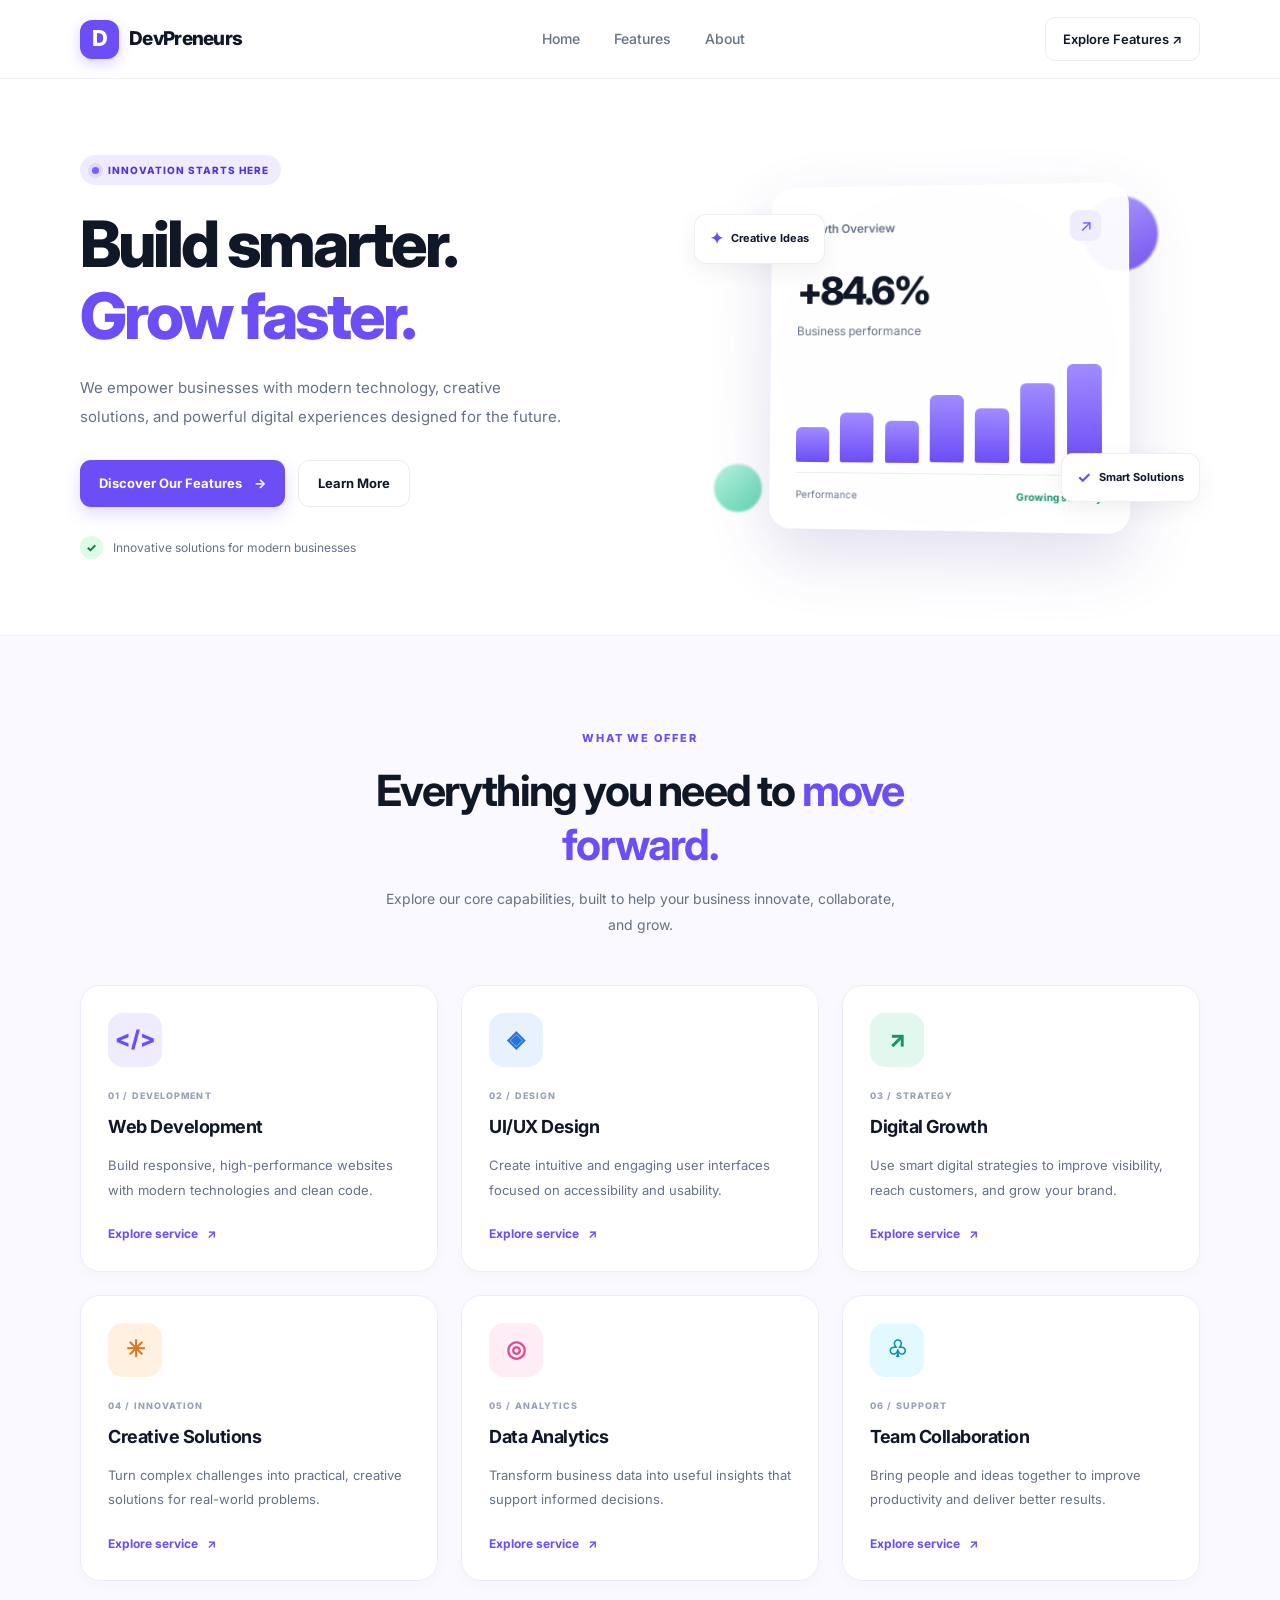
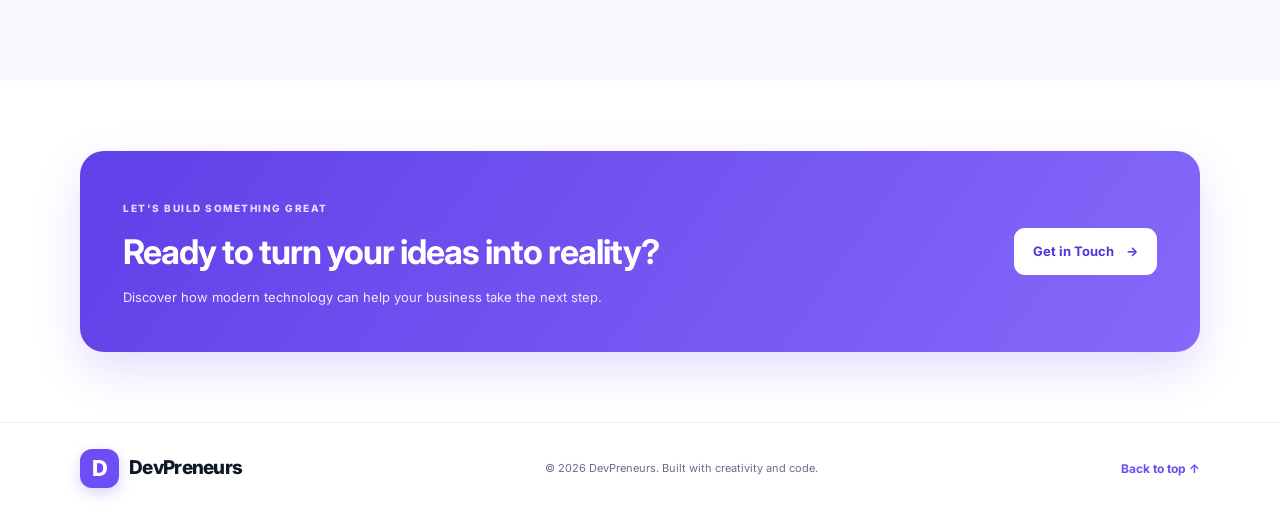
<file: Week-2-Advanced-UI-JavaScript/Day1-Advance CSS/index.html>
<!DOCTYPE html>
<html lang="en">
<head>
    <meta charset="UTF-8">
    <meta name="viewport" content="width=device-width, initial-scale=1.0">
    <meta name="description" content="Explore DevPreneurs technology services and features.">
    <title>DevPreneurs | Feature Showcase</title>

    <!-- Google Fonts -->
    <link rel="preconnect" href="https://fonts.googleapis.com">
    <link rel="preconnect" href="https://fonts.gstatic.com" crossorigin>
    <link href="https://fonts.googleapis.com/css2?family=Inter:wght@400;500;600;700;800&display=swap" rel="stylesheet">

    <!-- External CSS -->
    <link rel="stylesheet" href="style.css">
</head>
<body>

    <!-- Header -->
    <header class="header">
        <nav class="navbar container" aria-label="Main navigation">

            <a href="#" class="brand">
                <span class="brand__logo">D</span>
                <span class="brand__name">DevPreneurs</span>
            </a>

            <ul class="nav-links">
                <li><a href="#home">Home</a></li>
                <li><a href="#features">Features</a></li>
                <li><a href="#about">About</a></li>
            </ul>

            <a href="#features" class="nav-button">Explore Features ↗</a>

        </nav>
    </header>

    <!-- Hero Section -->
    <main id="home">

        <section class="hero container" id="about">

            <div class="hero__content">
                <span class="hero__tag">
                    <span class="status-dot"></span>
                    INNOVATION STARTS HERE
                </span>

                <h1>
                    Build smarter.<br>
                    <span>Grow faster.</span>
                </h1>

                <p class="hero__description">
                    We empower businesses with modern technology,
                    creative solutions, and powerful digital experiences
                    designed for the future.
                </p>

                <div class="hero__actions">
                    <a href="#features" class="button button--primary">
                        Discover Our Features
                        <span aria-hidden="true">→</span>
                    </a>

                    <a href="#features" class="button button--secondary">
                        Learn More
                    </a>
                </div>

                <div class="hero__trust">
                    <div class="trust-icon" aria-hidden="true">✓</div>
                    <p>Innovative solutions for modern businesses</p>
                </div>
            </div>

            <div class="hero__visual" aria-hidden="true">
                <div class="visual-orb visual-orb--one"></div>
                <div class="visual-orb visual-orb--two"></div>

                <div class="visual-card">
                    <div class="visual-card__top">
                        <span class="visual-card__label">Growth Overview</span>
                        <span class="visual-card__icon">↗</span>
                    </div>

                    <div class="visual-card__number">+84.6%</div>
                    <p class="visual-card__caption">Business performance</p>

                    <div class="mini-chart">
                        <span style="--height: 35%"></span>
                        <span style="--height: 50%"></span>
                        <span style="--height: 42%"></span>
                        <span style="--height: 68%"></span>
                        <span style="--height: 55%"></span>
                        <span style="--height: 80%"></span>
                        <span style="--height: 100%"></span>
                    </div>

                    <div class="visual-card__footer">
                        <span>Performance</span>
                        <span>Growing steadily</span>
                    </div>
                </div>

                <div class="floating-badge floating-badge--top">
                    <span>✦</span> Creative Ideas
                </div>

                <div class="floating-badge floating-badge--bottom">
                    <span>✓</span> Smart Solutions
                </div>
            </div>

        </section>

        <!-- Features Section -->
        <section class="features-section" id="features">
            <div class="container">

                <div class="section-heading">
                    <span class="section-heading__eyebrow">WHAT WE OFFER</span>

                    <h2>
                        Everything you need to
                        <span>move forward.</span>
                    </h2>

                    <p>
                        Explore our core capabilities, built to help your
                        business innovate, collaborate, and grow.
                    </p>
                </div>

                <div class="feature-grid">

                    <!-- Card 1 -->
                    <article class="feature-card">
                        <div class="feature-card__icon feature-card__icon--purple">
                            &lt;/&gt;
                        </div>

                        <span class="feature-card__number">01 / DEVELOPMENT</span>

                        <h3>Web Development</h3>

                        <p>
                            Build responsive, high-performance websites
                            with modern technologies and clean code.
                        </p>

                        <a href="#contact" class="feature-card__link">
                            Explore service <span aria-hidden="true">↗</span>
                        </a>
                    </article>

                    <!-- Card 2 -->
                    <article class="feature-card">
                        <div class="feature-card__icon feature-card__icon--blue">
                            ◈
                        </div>

                        <span class="feature-card__number">02 / DESIGN</span>

                        <h3>UI/UX Design</h3>

                        <p>
                            Create intuitive and engaging user interfaces
                            focused on accessibility and usability.
                        </p>

                        <a href="#contact" class="feature-card__link">
                            Explore service <span aria-hidden="true">↗</span>
                        </a>
                    </article>

                    <!-- Card 3 -->
                    <article class="feature-card">
                        <div class="feature-card__icon feature-card__icon--green">
                            ↗
                        </div>

                        <span class="feature-card__number">03 / STRATEGY</span>

                        <h3>Digital Growth</h3>

                        <p>
                            Use smart digital strategies to improve
                            visibility, reach customers, and grow your brand.
                        </p>

                        <a href="#contact" class="feature-card__link">
                            Explore service <span aria-hidden="true">↗</span>
                        </a>
                    </article>

                    <!-- Card 4 -->
                    <article class="feature-card">
                        <div class="feature-card__icon feature-card__icon--orange">
                            ✳
                        </div>

                        <span class="feature-card__number">04 / INNOVATION</span>

                        <h3>Creative Solutions</h3>

                        <p>
                            Turn complex challenges into practical,
                            creative solutions for real-world problems.
                        </p>

                        <a href="#contact" class="feature-card__link">
                            Explore service <span aria-hidden="true">↗</span>
                        </a>
                    </article>

                    <!-- Card 5 -->
                    <article class="feature-card">
                        <div class="feature-card__icon feature-card__icon--pink">
                            ◎
                        </div>

                        <span class="feature-card__number">05 / ANALYTICS</span>

                        <h3>Data Analytics</h3>

                        <p>
                            Transform business data into useful insights
                            that support informed decisions.
                        </p>

                        <a href="#contact" class="feature-card__link">
                            Explore service <span aria-hidden="true">↗</span>
                        </a>
                    </article>

                    <!-- Card 6 -->
                    <article class="feature-card">
                        <div class="feature-card__icon feature-card__icon--cyan">
                            ♧
                        </div>

                        <span class="feature-card__number">06 / SUPPORT</span>

                        <h3>Team Collaboration</h3>

                        <p>
                            Bring people and ideas together to improve
                            productivity and deliver better results.
                        </p>

                        <a href="#contact" class="feature-card__link">
                            Explore service <span aria-hidden="true">↗</span>
                        </a>
                    </article>

                </div>
            </div>
        </section>

        <!-- Call to Action -->
        <section class="cta-section container" id="contact">
            <div class="cta">
                <div>
                    <span class="cta__eyebrow">LET'S BUILD SOMETHING GREAT</span>
                    <h2>Ready to turn your ideas into reality?</h2>
                    <p>
                        Discover how modern technology can help your
                        business take the next step.
                    </p>
                </div>

                <a href="mailto:hello@devpreneurs.example"
                   class="button button--light">
                    Get in Touch <span aria-hidden="true">→</span>
                </a>
            </div>
        </section>

    </main>

    <!-- Footer -->
    <footer class="footer">
        <div class="container footer__content">
            <a href="#home" class="brand">
                <span class="brand__logo">D</span>
                <span class="brand__name">DevPreneurs</span>
            </a>

            <p>© 2026 DevPreneurs. Built with creativity and code.</p>

            <a href="#home" class="footer__top">Back to top ↑</a>
        </div>
    </footer>

</body>
</html>
</file>
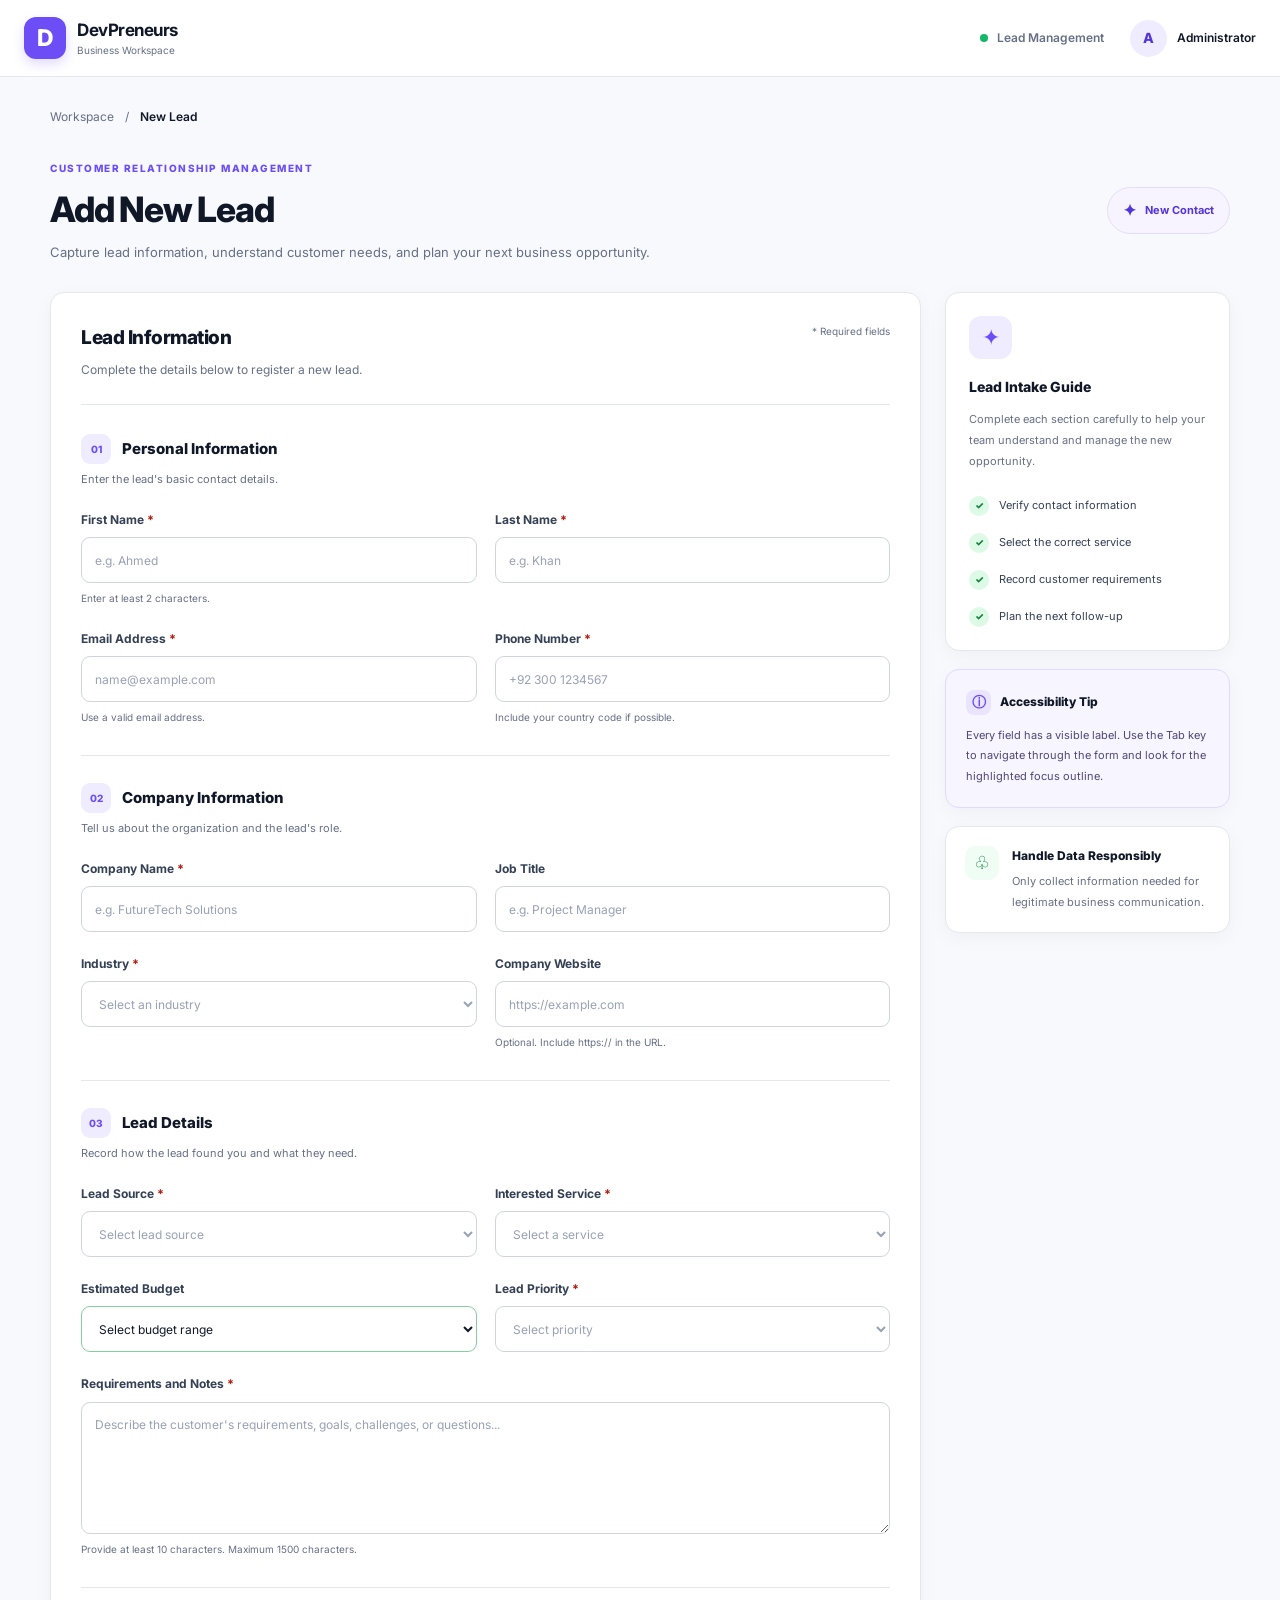
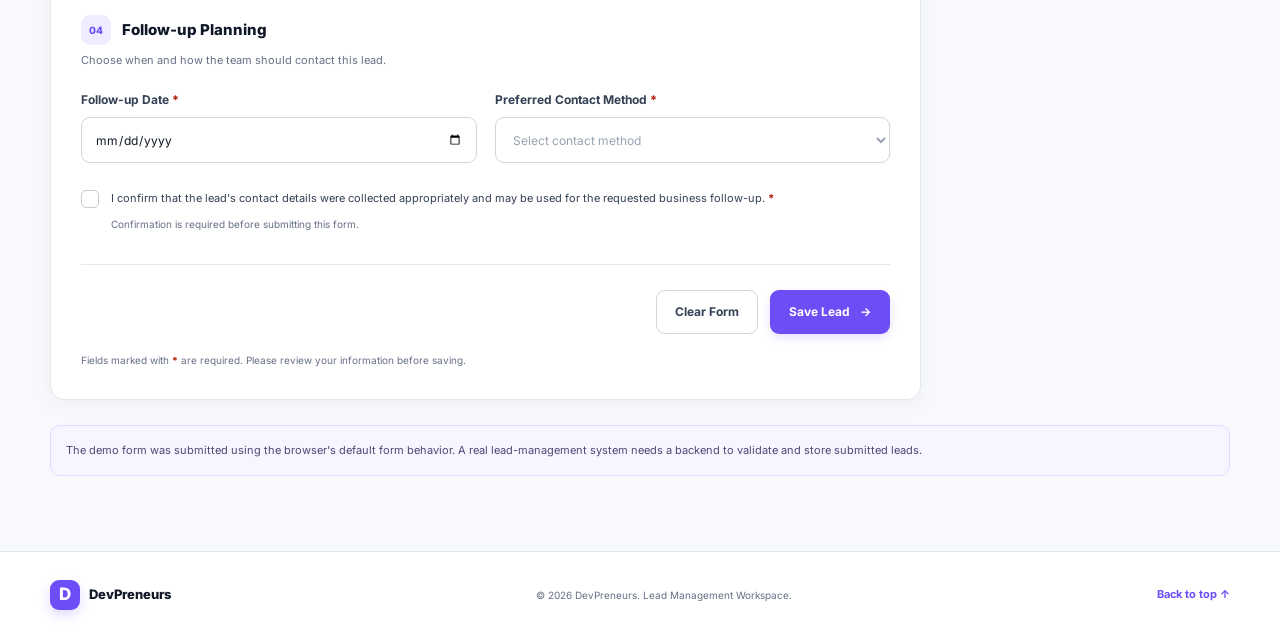
<file: Week-2-Advanced-UI-JavaScript/Day2-Lead Form/index.html>
<!DOCTYPE html>
<html lang="en">
<head>
    <meta charset="UTF-8">
    <meta name="viewport" content="width=device-width, initial-scale=1.0">

    <meta
        name="description"
        content="Accessible lead management intake form for DevPreneurs."
    >

    <title>DevPreneurs | Lead Management System</title>

    <!-- Google Fonts -->
    <link rel="preconnect" href="https://fonts.googleapis.com">
    <link rel="preconnect" href="https://fonts.gstatic.com" crossorigin>
    <link
        href="https://fonts.googleapis.com/css2?family=Inter:wght@400;500;600;700;800&display=swap"
        rel="stylesheet"
    >

    <!-- External CSS -->
    <link rel="stylesheet" href="style.css">
</head>

<body>

    <!-- Skip link for keyboard and screen-reader users -->
    <a class="skip-link" href="#main-content">
        Skip to main content
    </a>

    <!-- Header -->
    <header class="header">
        <div class="header__inner">

            <a href="#main-content" class="brand" aria-label="DevPreneurs home">
                <span class="brand__logo" aria-hidden="true">D</span>

                <span class="brand__text">
                    <strong>DevPreneurs</strong>
                    <span>Business Workspace</span>
                </span>
            </a>

            <div class="header__right">
                <span class="header__status">
                    <span class="status-dot" aria-hidden="true"></span>
                    Lead Management
                </span>

                <div class="profile" aria-label="Workspace administrator">
                    <span class="profile__avatar" aria-hidden="true">A</span>
                    <span class="profile__name">Administrator</span>
                </div>
            </div>

        </div>
    </header>

    <!-- Main Content -->
    <main class="main container" id="main-content">

        <!-- Breadcrumb -->
        <nav class="breadcrumb" aria-label="Breadcrumb">
            <a href="#main-content">Workspace</a>
            <span aria-hidden="true">/</span>
            <span aria-current="page">New Lead</span>
        </nav>

        <!-- Page Heading -->
        <section class="page-heading" aria-labelledby="page-title">

            <div class="page-heading__content">
                <span class="eyebrow">CUSTOMER RELATIONSHIP MANAGEMENT</span>

                <h1 id="page-title">Add New Lead</h1>

                <p>
                    Capture lead information, understand customer needs,
                    and plan your next business opportunity.
                </p>
            </div>

            <div class="page-heading__badge">
                <span aria-hidden="true">✦</span>
                New Contact
            </div>

        </section>

        <!-- Form Layout -->
        <div class="form-layout">

            <!-- Main Form -->
            <section class="form-card" aria-labelledby="form-title">

                <div class="form-card__header">
                    <div>
                        <h2 id="form-title">Lead Information</h2>
                        <p>Complete the details below to register a new lead.</p>
                    </div>

                    <span class="required-note">
                        <span aria-hidden="true">*</span> Required fields
                    </span>
                </div>

                <form
                    class="lead-form"
                    id="lead-form"
                    action="#form-result"
                    method="get"
                >

                    <!-- Section 1: Personal Information -->
                    <fieldset class="form-section">
                        <legend>
                            <span class="section-number" aria-hidden="true">01</span>
                            Personal Information
                        </legend>

                        <p class="section-description">
                            Enter the lead's basic contact details.
                        </p>

                        <div class="form-grid">

                            <!-- First Name -->
                            <div class="form-field">
                                <label for="first-name">
                                    First Name <span class="required">*</span>
                                </label>

                                <input
                                    type="text"
                                    id="first-name"
                                    name="first_name"
                                    placeholder="e.g. Ahmed"
                                    autocomplete="given-name"
                                    minlength="2"
                                    maxlength="50"
                                    aria-describedby="first-name-help"
                                    required
                                >

                                <small class="field-help" id="first-name-help">
                                    Enter at least 2 characters.
                                </small>

                                <span class="field-error">
                                    Please enter a first name with at least 2 characters.
                                </span>
                            </div>

                            <!-- Last Name -->
                            <div class="form-field">
                                <label for="last-name">
                                    Last Name <span class="required">*</span>
                                </label>

                                <input
                                    type="text"
                                    id="last-name"
                                    name="last_name"
                                    placeholder="e.g. Khan"
                                    autocomplete="family-name"
                                    minlength="2"
                                    maxlength="50"
                                    required
                                >

                                <span class="field-error">
                                    Please enter a last name with at least 2 characters.
                                </span>
                            </div>

                            <!-- Email -->
                            <div class="form-field">
                                <label for="email">
                                    Email Address <span class="required">*</span>
                                </label>

                                <input
                                    type="email"
                                    id="email"
                                    name="email"
                                    placeholder="name@example.com"
                                    autocomplete="email"
                                    maxlength="254"
                                    aria-describedby="email-help"
                                    required
                                >

                                <small class="field-help" id="email-help">
                                    Use a valid email address.
                                </small>

                                <span class="field-error">
                                    Please enter a valid email address.
                                </span>
                            </div>

                            <!-- Phone -->
                            <div class="form-field">
                                <label for="phone">
                                    Phone Number <span class="required">*</span>
                                </label>

                                <input
                                    type="tel"
                                    id="phone"
                                    name="phone"
                                    placeholder="+92 300 1234567"
                                    autocomplete="tel"
                                    pattern="[+]?[0-9 ()-]{7,20}"
                                    aria-describedby="phone-help"
                                    required
                                >

                                <small class="field-help" id="phone-help">
                                    Include your country code if possible.
                                </small>

                                <span class="field-error">
                                    Enter a valid phone number using digits,
                                    spaces, parentheses, hyphens, and an optional plus sign.
                                </span>
                            </div>

                        </div>
                    </fieldset>

                    <!-- Section 2: Company Information -->
                    <fieldset class="form-section">
                        <legend>
                            <span class="section-number" aria-hidden="true">02</span>
                            Company Information
                        </legend>

                        <p class="section-description">
                            Tell us about the organization and the lead's role.
                        </p>

                        <div class="form-grid">

                            <div class="form-field">
                                <label for="company">
                                    Company Name <span class="required">*</span>
                                </label>

                                <input
                                    type="text"
                                    id="company"
                                    name="company"
                                    placeholder="e.g. FutureTech Solutions"
                                    autocomplete="organization"
                                    maxlength="100"
                                    required
                                >

                                <span class="field-error">
                                    Please enter a company name.
                                </span>
                            </div>

                            <div class="form-field">
                                <label for="job-title">Job Title</label>

                                <input
                                    type="text"
                                    id="job-title"
                                    name="job_title"
                                    placeholder="e.g. Project Manager"
                                    autocomplete="organization-title"
                                    maxlength="100"
                                >
                            </div>

                            <div class="form-field">
                                <label for="industry">
                                    Industry <span class="required">*</span>
                                </label>

                                <select id="industry" name="industry" required>
                                    <option value="" selected disabled>
                                        Select an industry
                                    </option>
                                    <option value="technology">Technology / IT</option>
                                    <option value="education">Education</option>
                                    <option value="healthcare">Healthcare</option>
                                    <option value="finance">Finance / Banking</option>
                                    <option value="retail">Retail / E-commerce</option>
                                    <option value="manufacturing">Manufacturing</option>
                                    <option value="real-estate">Real Estate</option>
                                    <option value="consulting">Consulting</option>
                                    <option value="other">Other</option>
                                </select>

                                <span class="field-error">
                                    Please select an industry.
                                </span>
                            </div>

                            <div class="form-field">
                                <label for="website">Company Website</label>

                                <input
                                    type="url"
                                    id="website"
                                    name="website"
                                    placeholder="https://example.com"
                                    autocomplete="url"
                                    maxlength="200"
                                    aria-describedby="website-help"
                                >

                                <small class="field-help" id="website-help">
                                    Optional. Include https:// in the URL.
                                </small>

                                <span class="field-error">
                                    Please enter a valid website URL.
                                </span>
                            </div>

                        </div>
                    </fieldset>

                    <!-- Section 3: Lead Details -->
                    <fieldset class="form-section">
                        <legend>
                            <span class="section-number" aria-hidden="true">03</span>
                            Lead Details
                        </legend>

                        <p class="section-description">
                            Record how the lead found you and what they need.
                        </p>

                        <div class="form-grid">

                            <div class="form-field">
                                <label for="lead-source">
                                    Lead Source <span class="required">*</span>
                                </label>

                                <select
                                    id="lead-source"
                                    name="lead_source"
                                    required
                                >
                                    <option value="" selected disabled>
                                        Select lead source
                                    </option>
                                    <option value="website">Company Website</option>
                                    <option value="social-media">Social Media</option>
                                    <option value="referral">Referral</option>
                                    <option value="email">Email Campaign</option>
                                    <option value="advertisement">Advertisement</option>
                                    <option value="event">Event / Conference</option>
                                    <option value="cold-call">Cold Call</option>
                                    <option value="other">Other</option>
                                </select>

                                <span class="field-error">
                                    Please select where the lead came from.
                                </span>
                            </div>

                            <div class="form-field">
                                <label for="service">
                                    Interested Service <span class="required">*</span>
                                </label>

                                <select id="service" name="service" required>
                                    <option value="" selected disabled>
                                        Select a service
                                    </option>
                                    <option value="web-development">
                                        Web Development
                                    </option>
                                    <option value="mobile-development">
                                        Mobile App Development
                                    </option>
                                    <option value="ui-ux-design">
                                        UI/UX Design
                                    </option>
                                    <option value="digital-marketing">
                                        Digital Marketing
                                    </option>
                                    <option value="data-analytics">
                                        Data Analytics
                                    </option>
                                    <option value="consulting">
                                        IT Consulting
                                    </option>
                                    <option value="other">Other</option>
                                </select>

                                <span class="field-error">
                                    Please select an interested service.
                                </span>
                            </div>

                            <div class="form-field">
                                <label for="budget">Estimated Budget</label>

                                <select id="budget" name="budget">
                                    <option value="" selected>
                                        Select budget range
                                    </option>
                                    <option value="under-500">
                                        Under $500
                                    </option>
                                    <option value="500-1000">
                                        $500 – $1,000
                                    </option>
                                    <option value="1000-5000">
                                        $1,000 – $5,000
                                    </option>
                                    <option value="5000-10000">
                                        $5,000 – $10,000
                                    </option>
                                    <option value="above-10000">
                                        Above $10,000
                                    </option>
                                    <option value="undecided">Not Decided</option>
                                </select>
                            </div>

                            <div class="form-field">
                                <label for="priority">
                                    Lead Priority <span class="required">*</span>
                                </label>

                                <select id="priority" name="priority" required>
                                    <option value="" selected disabled>
                                        Select priority
                                    </option>
                                    <option value="low">Low</option>
                                    <option value="medium">Medium</option>
                                    <option value="high">High</option>
                                </select>

                                <span class="field-error">
                                    Please select a lead priority.
                                </span>
                            </div>

                            <div class="form-field form-field--full">
                                <label for="lead-notes">
                                    Requirements and Notes
                                    <span class="required">*</span>
                                </label>

                                <textarea
                                    id="lead-notes"
                                    name="lead_notes"
                                    rows="5"
                                    minlength="10"
                                    maxlength="1500"
                                    placeholder="Describe the customer's requirements, goals, challenges, or questions..."
                                    aria-describedby="notes-help"
                                    required
                                ></textarea>

                                <small class="field-help" id="notes-help">
                                    Provide at least 10 characters. Maximum 1500 characters.
                                </small>

                                <span class="field-error">
                                    Please enter at least 10 characters describing the lead's requirements.
                                </span>
                            </div>

                        </div>
                    </fieldset>

                    <!-- Section 4: Follow-up -->
                    <fieldset class="form-section">
                        <legend>
                            <span class="section-number" aria-hidden="true">04</span>
                            Follow-up Planning
                        </legend>

                        <p class="section-description">
                            Choose when and how the team should contact this lead.
                        </p>

                        <div class="form-grid">

                            <div class="form-field">
                                <label for="follow-up-date">
                                    Follow-up Date <span class="required">*</span>
                                </label>

                                <input
                                    type="date"
                                    id="follow-up-date"
                                    name="follow_up_date"
                                    required
                                >

                                <span class="field-error">
                                    Please choose a follow-up date.
                                </span>
                            </div>

                            <div class="form-field">
                                <label for="contact-method">
                                    Preferred Contact Method
                                    <span class="required">*</span>
                                </label>

                                <select
                                    id="contact-method"
                                    name="contact_method"
                                    required
                                >
                                    <option value="" selected disabled>
                                        Select contact method
                                    </option>
                                    <option value="email">Email</option>
                                    <option value="phone">Phone Call</option>
                                    <option value="video-call">Video Call</option>
                                    <option value="in-person">In Person</option>
                                </select>

                                <span class="field-error">
                                    Please select a contact method.
                                </span>
                            </div>

                        </div>

                        <div class="checkbox-field">
                            <input
                                type="checkbox"
                                id="consent"
                                name="contact_consent"
                                value="yes"
                                required
                                aria-describedby="consent-help"
                            >

                            <label for="consent">
                                I confirm that the lead's contact details were
                                collected appropriately and may be used for the
                                requested business follow-up.
                                <span class="required">*</span>
                            </label>
                        </div>

                        <small class="field-help checkbox-help" id="consent-help">
                            Confirmation is required before submitting this form.
                        </small>

                    </fieldset>

                    <!-- Form Actions -->
                    <div class="form-actions">
                        <button
                            class="button button--secondary"
                            type="reset"
                        >
                            Clear Form
                        </button>

                        <button
                            class="button button--primary"
                            type="submit"
                        >
                            Save Lead
                            <span aria-hidden="true">→</span>
                        </button>
                    </div>

                    <p class="form-footnote">
                        Fields marked with <span class="required">*</span>
                        are required. Please review your information before saving.
                    </p>

                </form>
            </section>

            <!-- Sidebar -->
            <aside class="sidebar" aria-label="Lead form information">

                <section class="info-card">
                    <div class="info-card__icon" aria-hidden="true">✦</div>

                    <h2>Lead Intake Guide</h2>

                    <p>
                        Complete each section carefully to help your team
                        understand and manage the new opportunity.
                    </p>

                    <ul class="guide-list">
                        <li>
                            <span class="guide-list__check" aria-hidden="true">✓</span>
                            <span>Verify contact information</span>
                        </li>

                        <li>
                            <span class="guide-list__check" aria-hidden="true">✓</span>
                            <span>Select the correct service</span>
                        </li>

                        <li>
                            <span class="guide-list__check" aria-hidden="true">✓</span>
                            <span>Record customer requirements</span>
                        </li>

                        <li>
                            <span class="guide-list__check" aria-hidden="true">✓</span>
                            <span>Plan the next follow-up</span>
                        </li>
                    </ul>
                </section>

                <section class="tip-card" aria-labelledby="tip-title">
                    <div class="tip-card__heading">
                        <span aria-hidden="true">ⓘ</span>
                        <h2 id="tip-title">Accessibility Tip</h2>
                    </div>

                    <p>
                        Every field has a visible label. Use the Tab key
                        to navigate through the form and look for the
                        highlighted focus outline.
                    </p>
                </section>

                <section class="privacy-card">
                    <span class="privacy-card__icon" aria-hidden="true">♧</span>

                    <div>
                        <h2>Handle Data Responsibly</h2>
                        <p>
                            Only collect information needed for legitimate
                            business communication.
                        </p>
                    </div>
                </section>

            </aside>

        </div>

        <!-- Demo submission destination -->
        <p id="form-result" class="form-result">
            The demo form was submitted using the browser's default form
            behavior. A real lead-management system needs a backend to
            validate and store submitted leads.
        </p>

    </main>

    <!-- Footer -->
    <footer class="footer">
        <div class="container footer__inner">
            <a href="#main-content" class="footer__brand">
                <span class="brand__logo" aria-hidden="true">D</span>
                <span>DevPreneurs</span>
            </a>

            <p>© 2026 DevPreneurs. Lead Management Workspace.</p>

            <a href="#main-content" class="footer__back">
                Back to top ↑
            </a>
        </div>
    </footer>

</body>
</html>
</file>
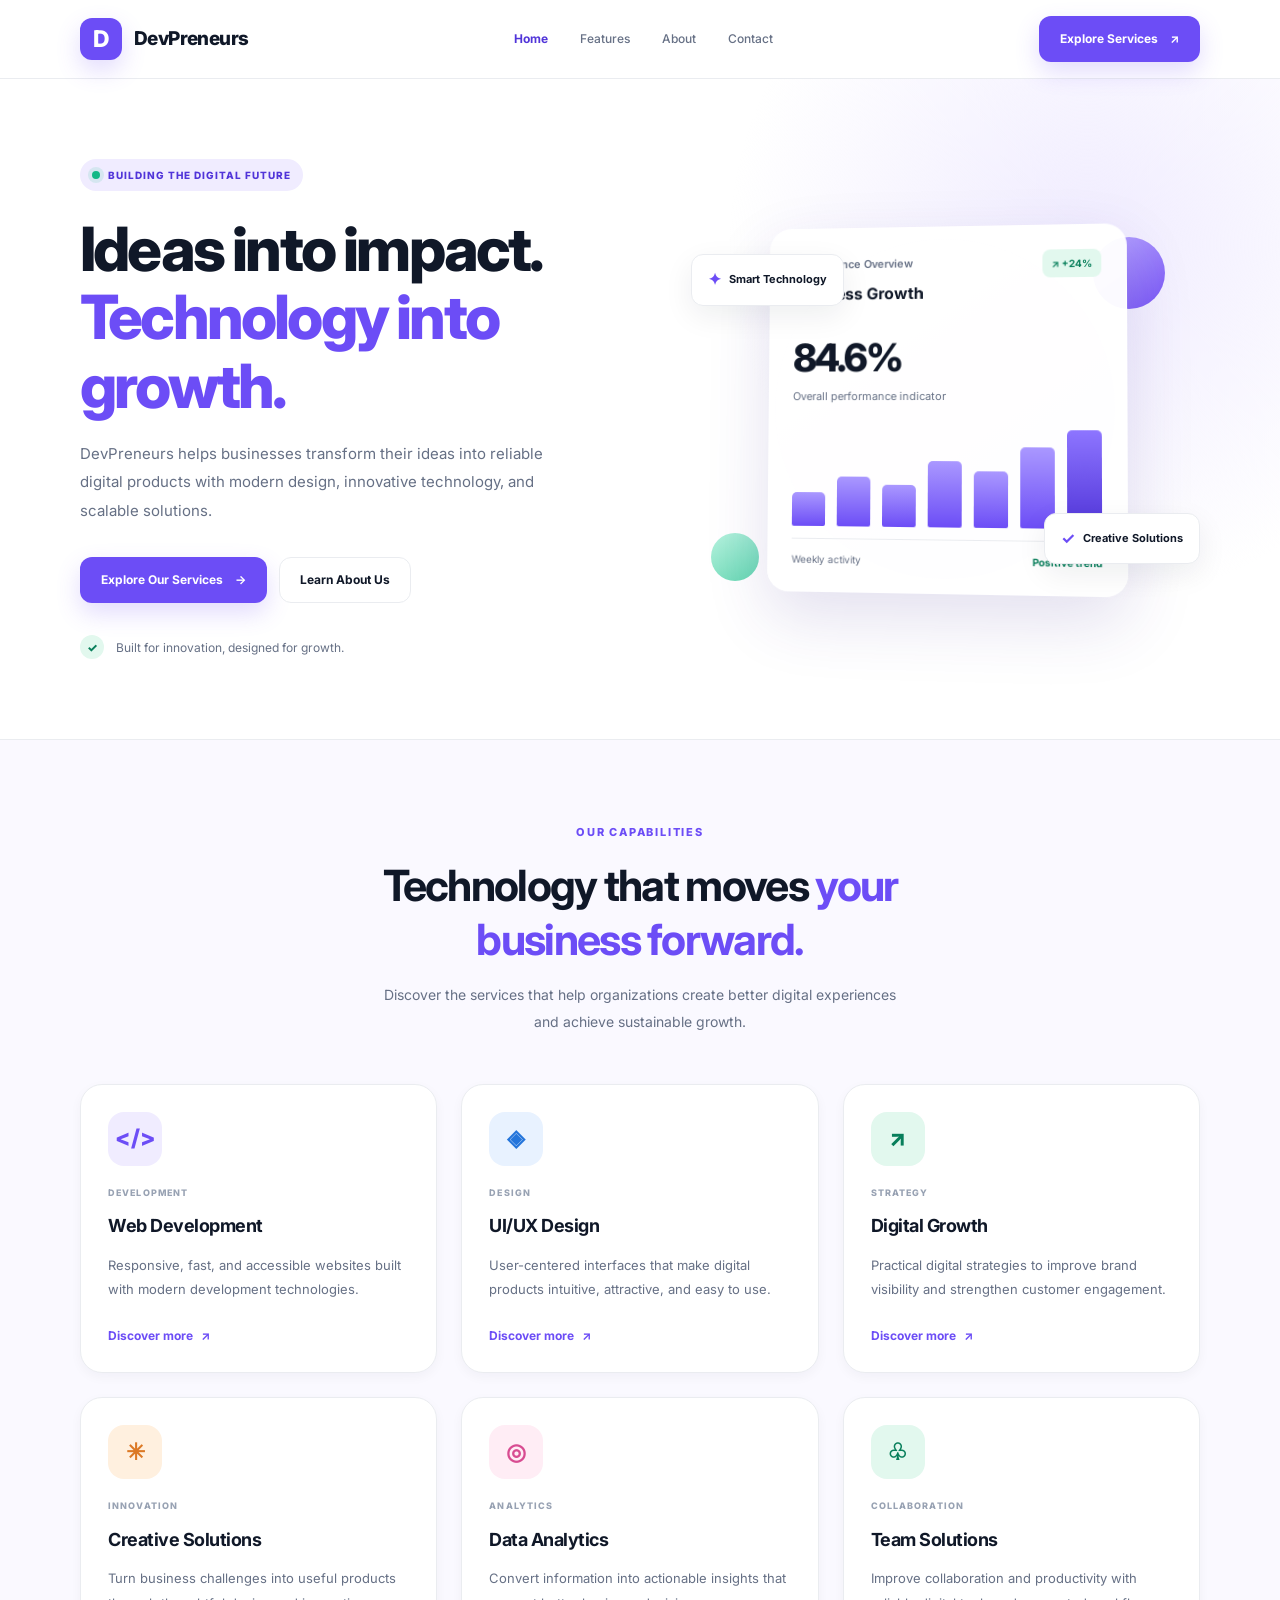
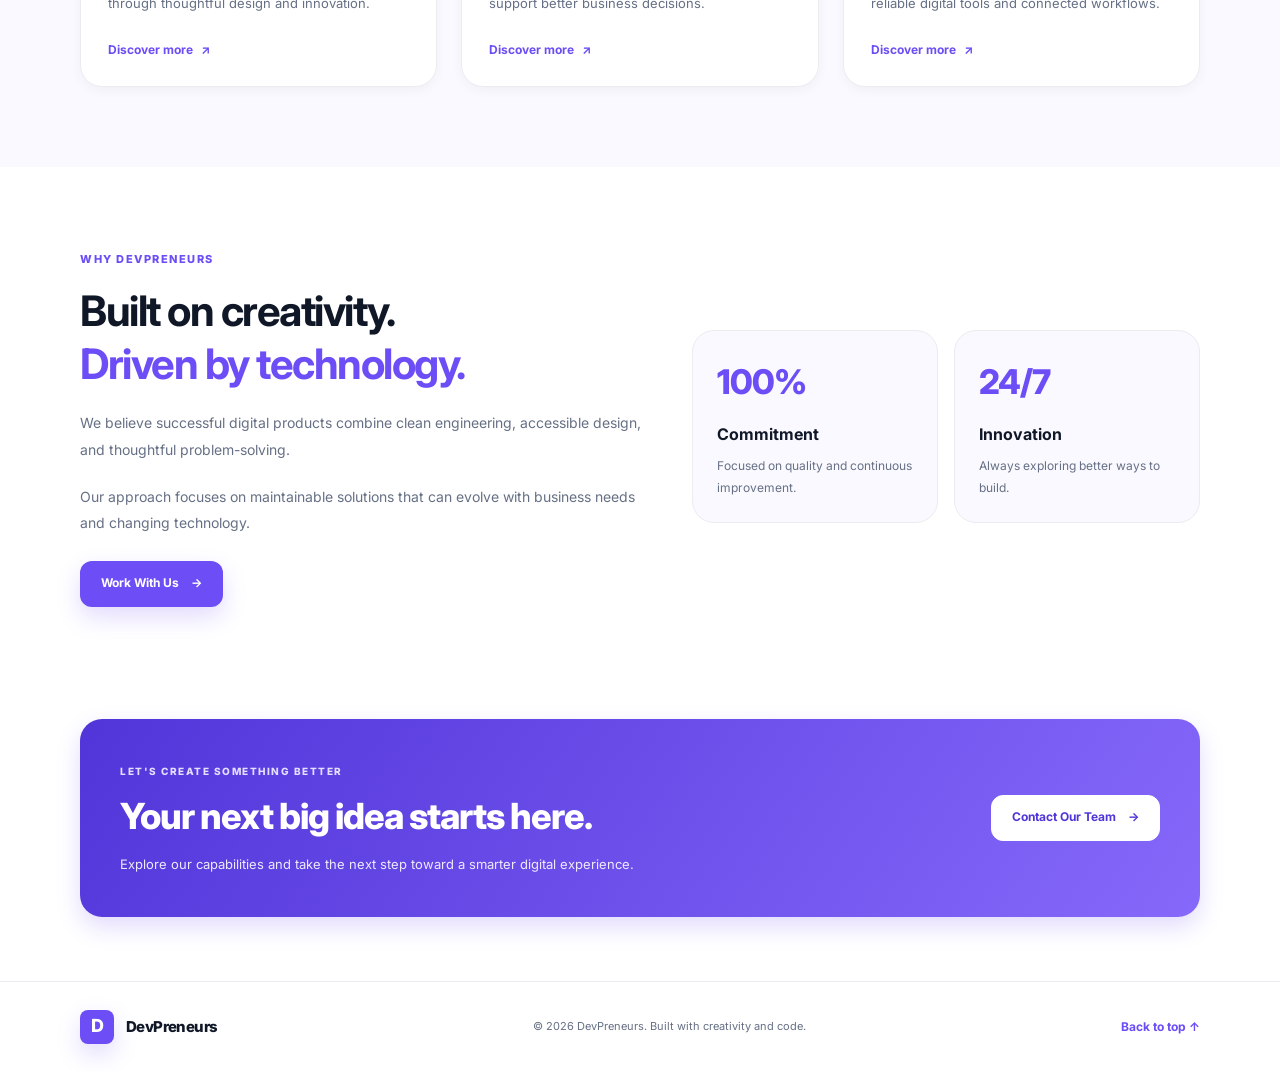
<file: Week-2-Advanced-UI-JavaScript/Day3-CSS Architecture/index.html>
<!DOCTYPE html>
<html lang="en">
<head>
    <meta charset="UTF-8">
    <meta name="viewport" content="width=device-width, initial-scale=1.0">

    <meta
        name="description"
        content="DevPreneurs builds modern digital products, creative web experiences, and scalable technology solutions."
    >

    <title>DevPreneurs | Scalable CSS Architecture</title>

    <!-- Google Fonts -->
    <link rel="preconnect" href="https://fonts.googleapis.com">
    <link rel="preconnect" href="https://fonts.gstatic.com" crossorigin>
    <link
        href="https://fonts.googleapis.com/css2?family=Inter:wght@400;500;600;700;800&display=swap"
        rel="stylesheet"
    >

    <!-- External Stylesheet -->
    <link rel="stylesheet" href="style.css">
</head>

<body class="page">

    <!-- Skip Navigation -->
    <a class="page__skip-link" href="#main-content">
        Skip to main content
    </a>

    <!-- Header Block -->
    <header class="site-header">
        <div class="site-header__container">

            <!-- Brand Block -->
            <a class="brand" href="#home" aria-label="DevPreneurs home">
                <span class="brand__logo" aria-hidden="true">D</span>
                <span class="brand__name">DevPreneurs</span>
            </a>

            <!-- Navigation Block -->
            <nav class="navigation" aria-label="Main navigation">
                <ul class="navigation__list">
                    <li class="navigation__item">
                        <a class="navigation__link navigation__link--active"
                           href="#home" aria-current="page">
                            Home
                        </a>
                    </li>

                    <li class="navigation__item">
                        <a class="navigation__link" href="#features">
                            Features
                        </a>
                    </li>

                    <li class="navigation__item">
                        <a class="navigation__link" href="#about">
                            About
                        </a>
                    </li>

                    <li class="navigation__item">
                        <a class="navigation__link" href="#contact">
                            Contact
                        </a>
                    </li>
                </ul>
            </nav>

            <a class="button button--primary site-header__action"
               href="#features">
                Explore Services <span aria-hidden="true">↗</span>
            </a>

        </div>
    </header>

    <!-- Main Content -->
    <main class="main-content" id="main-content">

        <!-- Hero Block -->
        <section class="hero" id="home">
            <div class="hero__container">

                <div class="hero__content">

                    <span class="hero__eyebrow">
                        <span class="hero__status-dot" aria-hidden="true"></span>
                        BUILDING THE DIGITAL FUTURE
                    </span>

                    <h1 class="hero__title">
                        Ideas into impact.
                        <span class="hero__title-accent">
                            Technology into growth.
                        </span>
                    </h1>

                    <p class="hero__description">
                        DevPreneurs helps businesses transform their ideas
                        into reliable digital products with modern design,
                        innovative technology, and scalable solutions.
                    </p>

                    <div class="hero__actions">
                        <a class="button button--primary"
                           href="#features">
                            Explore Our Services
                            <span aria-hidden="true">→</span>
                        </a>

                        <a class="button button--secondary"
                           href="#about">
                            Learn About Us
                        </a>
                    </div>

                    <div class="hero__trust">
                        <span class="hero__trust-icon" aria-hidden="true">✓</span>
                        <p class="hero__trust-text">
                            Built for innovation, designed for growth.
                        </p>
                    </div>

                </div>

                <!-- Decorative Dashboard Preview -->
                <div class="hero-visual" aria-label="Illustration of business growth">

                    <div class="hero-visual__orb hero-visual__orb--top"></div>
                    <div class="hero-visual__orb hero-visual__orb--bottom"></div>

                    <div class="growth-card">
                        <div class="growth-card__header">
                            <div>
                                <span class="growth-card__label">
                                    Performance Overview
                                </span>
                                <h2 class="growth-card__title">
                                    Business Growth
                                </h2>
                            </div>

                            <span class="growth-card__badge">↗ +24%</span>
                        </div>

                        <div class="growth-card__value">84.6%</div>

                        <p class="growth-card__description">
                            Overall performance indicator
                        </p>

                        <div class="growth-chart"
                             role="img"
                             aria-label="Illustrative bar chart showing growth throughout seven days">

                            <span class="growth-chart__bar"
                                  style="--bar-height: 35%"></span>
                            <span class="growth-chart__bar"
                                  style="--bar-height: 52%"></span>
                            <span class="growth-chart__bar"
                                  style="--bar-height: 43%"></span>
                            <span class="growth-chart__bar"
                                  style="--bar-height: 68%"></span>
                            <span class="growth-chart__bar"
                                  style="--bar-height: 58%"></span>
                            <span class="growth-chart__bar"
                                  style="--bar-height: 82%"></span>
                            <span class="growth-chart__bar growth-chart__bar--highlight"
                                  style="--bar-height: 100%"></span>
                        </div>

                        <div class="growth-card__footer">
                            <span>Weekly activity</span>
                            <span class="growth-card__status">
                                Positive trend
                            </span>
                        </div>
                    </div>

                    <div class="hero-visual__badge hero-visual__badge--top">
                        <span aria-hidden="true">✦</span>
                        Smart Technology
                    </div>

                    <div class="hero-visual__badge hero-visual__badge--bottom">
                        <span aria-hidden="true">✓</span>
                        Creative Solutions
                    </div>

                </div>

            </div>
        </section>

        <!-- Features Block -->
        <section class="features" id="features">
            <div class="features__container">

                <header class="section-heading">
                    <span class="section-heading__eyebrow">
                        OUR CAPABILITIES
                    </span>

                    <h2 class="section-heading__title">
                        Technology that moves
                        <span class="section-heading__title-accent">
                            your business forward.
                        </span>
                    </h2>

                    <p class="section-heading__description">
                        Discover the services that help organizations
                        create better digital experiences and achieve
                        sustainable growth.
                    </p>
                </header>

                <div class="feature-grid">

                    <!-- Feature Card 1 -->
                    <article class="feature-card">
                        <div class="feature-card__icon feature-card__icon--primary"
                             aria-hidden="true">
                            &lt;/&gt;
                        </div>

                        <span class="feature-card__category">
                            DEVELOPMENT
                        </span>

                        <h3 class="feature-card__title">
                            Web Development
                        </h3>

                        <p class="feature-card__description">
                            Responsive, fast, and accessible websites
                            built with modern development technologies.
                        </p>

                        <a class="feature-card__link" href="#contact">
                            Discover more
                            <span aria-hidden="true">↗</span>
                        </a>
                    </article>

                    <!-- Feature Card 2 -->
                    <article class="feature-card">
                        <div class="feature-card__icon feature-card__icon--secondary"
                             aria-hidden="true">
                            ◈
                        </div>

                        <span class="feature-card__category">
                            DESIGN
                        </span>

                        <h3 class="feature-card__title">
                            UI/UX Design
                        </h3>

                        <p class="feature-card__description">
                            User-centered interfaces that make digital
                            products intuitive, attractive, and easy to use.
                        </p>

                        <a class="feature-card__link" href="#contact">
                            Discover more
                            <span aria-hidden="true">↗</span>
                        </a>
                    </article>

                    <!-- Feature Card 3 -->
                    <article class="feature-card">
                        <div class="feature-card__icon feature-card__icon--accent"
                             aria-hidden="true">
                            ↗
                        </div>

                        <span class="feature-card__category">
                            STRATEGY
                        </span>

                        <h3 class="feature-card__title">
                            Digital Growth
                        </h3>

                        <p class="feature-card__description">
                            Practical digital strategies to improve brand
                            visibility and strengthen customer engagement.
                        </p>

                        <a class="feature-card__link" href="#contact">
                            Discover more
                            <span aria-hidden="true">↗</span>
                        </a>
                    </article>

                    <!-- Feature Card 4 -->
                    <article class="feature-card">
                        <div class="feature-card__icon feature-card__icon--orange"
                             aria-hidden="true">
                            ✳
                        </div>

                        <span class="feature-card__category">
                            INNOVATION
                        </span>

                        <h3 class="feature-card__title">
                            Creative Solutions
                        </h3>

                        <p class="feature-card__description">
                            Turn business challenges into useful products
                            through thoughtful design and innovation.
                        </p>

                        <a class="feature-card__link" href="#contact">
                            Discover more
                            <span aria-hidden="true">↗</span>
                        </a>
                    </article>

                    <!-- Feature Card 5 -->
                    <article class="feature-card">
                        <div class="feature-card__icon feature-card__icon--pink"
                             aria-hidden="true">
                            ◎
                        </div>

                        <span class="feature-card__category">
                            ANALYTICS
                        </span>

                        <h3 class="feature-card__title">
                            Data Analytics
                        </h3>

                        <p class="feature-card__description">
                            Convert information into actionable insights
                            that support better business decisions.
                        </p>

                        <a class="feature-card__link" href="#contact">
                            Discover more
                            <span aria-hidden="true">↗</span>
                        </a>
                    </article>

                    <!-- Feature Card 6 -->
                    <article class="feature-card">
                        <div class="feature-card__icon feature-card__icon--green"
                             aria-hidden="true">
                            ♧
                        </div>

                        <span class="feature-card__category">
                            COLLABORATION
                        </span>

                        <h3 class="feature-card__title">
                            Team Solutions
                        </h3>

                        <p class="feature-card__description">
                            Improve collaboration and productivity with
                            reliable digital tools and connected workflows.
                        </p>

                        <a class="feature-card__link" href="#contact">
                            Discover more
                            <span aria-hidden="true">↗</span>
                        </a>
                    </article>

                </div>
            </div>
        </section>

        <!-- About Block -->
        <section class="about" id="about">
            <div class="about__container">

                <div class="about__content">
                    <span class="about__eyebrow">WHY DEVPRENEURS</span>

                    <h2 class="about__title">
                        Built on creativity.
                        <span class="about__title-accent">
                            Driven by technology.
                        </span>
                    </h2>

                    <p class="about__description">
                        We believe successful digital products combine
                        clean engineering, accessible design, and
                        thoughtful problem-solving.
                    </p>

                    <p class="about__description">
                        Our approach focuses on maintainable solutions
                        that can evolve with business needs and changing
                        technology.
                    </p>

                    <a class="button button--primary" href="#contact">
                        Work With Us <span aria-hidden="true">→</span>
                    </a>
                </div>

                <div class="about__stats">
                    <article class="stat-card">
                        <span class="stat-card__value">100%</span>
                        <h3 class="stat-card__title">Commitment</h3>
                        <p class="stat-card__description">
                            Focused on quality and continuous improvement.
                        </p>
                    </article>

                    <article class="stat-card">
                        <span class="stat-card__value">24/7</span>
                        <h3 class="stat-card__title">Innovation</h3>
                        <p class="stat-card__description">
                            Always exploring better ways to build.
                        </p>
                    </article>
                </div>

            </div>
        </section>

        <!-- Contact Call to Action -->
        <section class="contact" id="contact">
            <div class="contact__container">

                <div class="contact__content">
                    <span class="contact__eyebrow">
                        LET'S CREATE SOMETHING BETTER
                    </span>

                    <h2 class="contact__title">
                        Your next big idea starts here.
                    </h2>

                    <p class="contact__description">
                        Explore our capabilities and take the next step
                        toward a smarter digital experience.
                    </p>
                </div>

                <a class="button button--light"
                   href="mailto:hello@devpreneurs.example">
                    Contact Our Team
                    <span aria-hidden="true">→</span>
                </a>

            </div>
        </section>

    </main>

    <!-- Footer -->
    <footer class="site-footer">
        <div class="site-footer__container">

            <a class="brand site-footer__brand" href="#home">
                <span class="brand__logo" aria-hidden="true">D</span>
                <span class="brand__name">DevPreneurs</span>
            </a>

            <p class="site-footer__copyright">
                © 2026 DevPreneurs. Built with creativity and code.
            </p>

            <a class="site-footer__back-link" href="#home">
                Back to top ↑
            </a>

        </div>
    </footer>

</body>
</html>
</file>
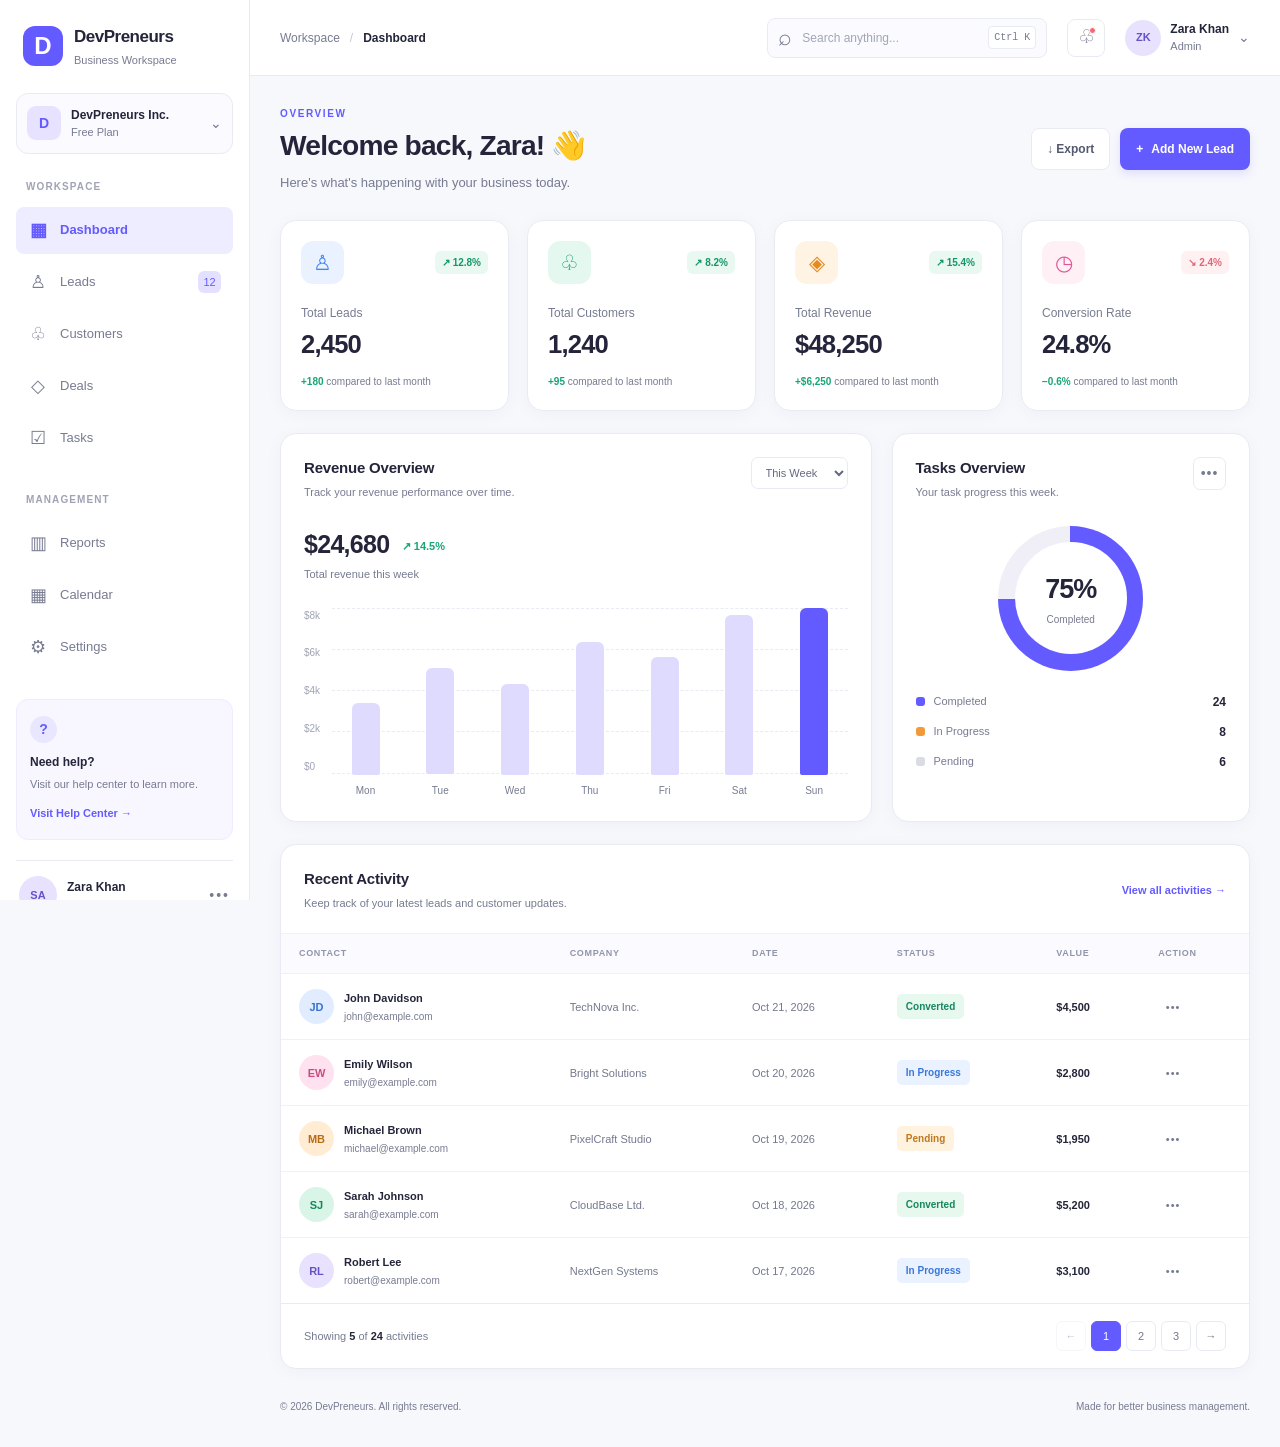
<file: Week-2-Advanced-UI-JavaScript/Day4-CRM/index.html>
<!DOCTYPE html>
<html lang="en">
<head>
    <meta charset="UTF-8">
    <meta name="viewport" content="width=device-width, initial-scale=1.0">
    <meta name="description" content="Responsive DevPreneurs CRM Dashboard">
    <title>DevPreneurs | CRM Dashboard</title>
    <link rel="stylesheet" href="style.css">
</head>
<body>

    <div class="dashboard">

        <!-- Mobile sidebar toggle -->
        <input type="checkbox" id="sidebar-toggle" class="sidebar-toggle">

        <label for="sidebar-toggle" class="sidebar-overlay"
               aria-label="Close navigation menu"></label>

        <!-- Sidebar -->
        <aside class="sidebar">
            <div class="sidebar__brand">
                <div class="sidebar__logo">D</div>
                <div>
                    <h2 class="sidebar__brand-name">DevPreneurs</h2>
                    <p class="sidebar__brand-subtitle">Business Workspace</p>
                </div>
                <label for="sidebar-toggle" class="sidebar__close"
                       aria-label="Close menu">&times;</label>
            </div>

            <div class="sidebar__workspace">
                <span class="workspace__icon">D</span>
                <div>
                    <h3>DevPreneurs Inc.</h3>
                    <p>Free Plan</p>
                </div>
                <span class="workspace__arrow">⌄</span>
            </div>

            <nav class="sidebar__nav" aria-label="Main navigation">
                <p class="sidebar__heading">WORKSPACE</p>

                <a href="#dashboard" class="nav-link nav-link--active">
                    <span class="nav-link__icon">▦</span>
                    <span>Dashboard</span>
                </a>

                <a href="#leads" class="nav-link">
                    <span class="nav-link__icon">♙</span>
                    <span>Leads</span>
                    <span class="nav-link__badge">12</span>
                </a>

                <a href="#customers" class="nav-link">
                    <span class="nav-link__icon">♧</span>
                    <span>Customers</span>
                </a>

                <a href="#deals" class="nav-link">
                    <span class="nav-link__icon">◇</span>
                    <span>Deals</span>
                </a>

                <a href="#tasks" class="nav-link">
                    <span class="nav-link__icon">☑</span>
                    <span>Tasks</span>
                </a>

                <p class="sidebar__heading sidebar__heading--spaced">
                    MANAGEMENT
                </p>

                <a href="#reports" class="nav-link">
                    <span class="nav-link__icon">▥</span>
                    <span>Reports</span>
                </a>

                <a href="#calendar" class="nav-link">
                    <span class="nav-link__icon">▦</span>
                    <span>Calendar</span>
                </a>

                <a href="#settings" class="nav-link">
                    <span class="nav-link__icon">⚙</span>
                    <span>Settings</span>
                </a>
            </nav>

            <div class="sidebar__bottom">
                <div class="help-card">
                    <div class="help-card__icon">?</div>
                    <h3>Need help?</h3>
                    <p>Visit our help center to learn more.</p>
                    <a href="#help">Visit Help Center →</a>
                </div>

                <div class="sidebar__user">
                    <div class="avatar avatar--purple">SA</div>
                    <div class="sidebar__user-info">
                        <h4>Zara Khan</h4>
                        <p>Administrator</p>
                    </div>
                    <span class="sidebar__user-menu">•••</span>
                </div>
            </div>
        </aside>

        <!-- Main application area -->
        <div class="dashboard__main">

            <!-- Top header -->
            <header class="topbar">
                <div class="topbar__left">
                    <label for="sidebar-toggle" class="topbar__menu"
                           aria-label="Open navigation menu">☰</label>

                    <div class="breadcrumb">
                        <span>Workspace</span>
                        <span class="breadcrumb__separator">/</span>
                        <strong>Dashboard</strong>
                    </div>
                </div>

                <div class="topbar__right">
                    <form class="topbar__search" role="search"
                          action="#dashboard">
                        <label for="dashboard-search" class="visually-hidden">
                            Search dashboard
                        </label>
                        <span aria-hidden="true">⌕</span>
                        <input type="search" id="dashboard-search"
                               placeholder="Search anything...">
                        <kbd>Ctrl K</kbd>
                    </form>

                    <button class="topbar__icon-button"
                            type="button" aria-label="Notifications">
                        ♧
                        <span class="notification-dot"></span>
                    </button>

                    <div class="topbar__profile">
                        <div class="avatar avatar--purple">ZK</div>
                        <div class="topbar__profile-info">
                            <h4>Zara Khan</h4>
                            <p>Admin</p>
                        </div>
                        <span class="topbar__profile-arrow">⌄</span>
                    </div>
                </div>
            </header>

            <!-- Dashboard content -->
            <main class="content" id="dashboard">

                <section class="welcome">
                    <div>
                        <p class="welcome__eyebrow">OVERVIEW</p>
                        <h1>Welcome back, Zara! 👋</h1>
                        <p class="welcome__description">
                            Here's what's happening with your business today.
                        </p>
                    </div>

                    <div class="welcome__actions">
                        <button class="button button--secondary"
                                type="button"
                                onclick="window.print()">
                            ↓ Export
                        </button>
                        <a href="#leads" class="button button--primary">
                            <span aria-hidden="true">+</span> Add New Lead
                        </a>
                    </div>
                </section>

                <!-- Statistic cards -->
                <section class="metrics" aria-label="Business statistics">

                    <article class="metric-card">
                        <div class="metric-card__top">
                            <div class="metric-card__icon metric-card__icon--blue">
                                ♙
                            </div>
                            <span class="metric-card__trend metric-card__trend--up">
                                ↗ 12.8%
                            </span>
                        </div>
                        <p class="metric-card__label">Total Leads</p>
                        <h2 class="metric-card__value">2,450</h2>
                        <p class="metric-card__comparison">
                            <strong>+180</strong> compared to last month
                        </p>
                    </article>

                    <article class="metric-card">
                        <div class="metric-card__top">
                            <div class="metric-card__icon metric-card__icon--green">
                                ♧
                            </div>
                            <span class="metric-card__trend metric-card__trend--up">
                                ↗ 8.2%
                            </span>
                        </div>
                        <p class="metric-card__label">Total Customers</p>
                        <h2 class="metric-card__value">1,240</h2>
                        <p class="metric-card__comparison">
                            <strong>+95</strong> compared to last month
                        </p>
                    </article>

                    <article class="metric-card">
                        <div class="metric-card__top">
                            <div class="metric-card__icon metric-card__icon--orange">
                                ◈
                            </div>
                            <span class="metric-card__trend metric-card__trend--up">
                                ↗ 15.4%
                            </span>
                        </div>
                        <p class="metric-card__label">Total Revenue</p>
                        <h2 class="metric-card__value">$48,250</h2>
                        <p class="metric-card__comparison">
                            <strong>+$6,250</strong> compared to last month
                        </p>
                    </article>

                    <article class="metric-card">
                        <div class="metric-card__top">
                            <div class="metric-card__icon metric-card__icon--pink">
                                ◷
                            </div>
                            <span class="metric-card__trend metric-card__trend--down">
                                ↘ 2.4%
                            </span>
                        </div>
                        <p class="metric-card__label">Conversion Rate</p>
                        <h2 class="metric-card__value">24.8%</h2>
                        <p class="metric-card__comparison">
                            <strong>−0.6%</strong> compared to last month
                        </p>
                    </article>

                </section>

                <!-- Charts and task summary -->
                <section class="overview-grid" aria-label="Business overview">

                    <article class="panel revenue-panel">
                        <div class="panel__header">
                            <div>
                                <h2>Revenue Overview</h2>
                                <p>Track your revenue performance over time.</p>
                            </div>
                            <select aria-label="Revenue period" class="select-control">
                                <option>This Week</option>
                                <option>This Month</option>
                                <option>This Year</option>
                            </select>
                        </div>

                        <div class="revenue-summary">
                            <h3>$24,680 <span>↗ 14.5%</span></h3>
                            <p>Total revenue this week</p>
                        </div>

                        <div class="chart" role="img"
                             aria-label="Bar chart showing revenue from Monday to Sunday">
                            <div class="chart__y-axis">
                                <span>$8k</span>
                                <span>$6k</span>
                                <span>$4k</span>
                                <span>$2k</span>
                                <span>$0</span>
                            </div>

                            <div class="chart__plot">
                                <div class="chart__gridlines">
                                    <span></span><span></span><span></span>
                                    <span></span><span></span>
                                </div>

                                <div class="bar-chart">
                                    <div class="bar-chart__item">
                                        <div class="bar-chart__bar" style="--bar-height: 38%"></div>
                                        <span>Mon</span>
                                    </div>
                                    <div class="bar-chart__item">
                                        <div class="bar-chart__bar" style="--bar-height: 56%"></div>
                                        <span>Tue</span>
                                    </div>
                                    <div class="bar-chart__item">
                                        <div class="bar-chart__bar" style="--bar-height: 48%"></div>
                                        <span>Wed</span>
                                    </div>
                                    <div class="bar-chart__item">
                                        <div class="bar-chart__bar" style="--bar-height: 70%"></div>
                                        <span>Thu</span>
                                    </div>
                                    <div class="bar-chart__item">
                                        <div class="bar-chart__bar" style="--bar-height: 62%"></div>
                                        <span>Fri</span>
                                    </div>
                                    <div class="bar-chart__item">
                                        <div class="bar-chart__bar" style="--bar-height: 84%"></div>
                                        <span>Sat</span>
                                    </div>
                                    <div class="bar-chart__item">
                                        <div class="bar-chart__bar bar-chart__bar--highlight"
                                             style="--bar-height: 96%"></div>
                                        <span>Sun</span>
                                    </div>
                                </div>
                            </div>
                        </div>
                    </article>

                    <article class="panel tasks-panel" id="tasks">
                        <div class="panel__header">
                            <div>
                                <h2>Tasks Overview</h2>
                                <p>Your task progress this week.</p>
                            </div>
                            <button class="icon-button" type="button"
                                    aria-label="More task options">•••</button>
                        </div>

                        <div class="task-progress">
                            <div class="task-progress__circle">
                                <div class="task-progress__inner">
                                    <strong>75%</strong>
                                    <span>Completed</span>
                                </div>
                            </div>
                        </div>

                        <div class="task-legend">
                            <div class="task-legend__item">
                                <span class="task-legend__dot task-legend__dot--blue"></span>
                                <span>Completed</span>
                                <strong>24</strong>
                            </div>
                            <div class="task-legend__item">
                                <span class="task-legend__dot task-legend__dot--orange"></span>
                                <span>In Progress</span>
                                <strong>8</strong>
                            </div>
                            <div class="task-legend__item">
                                <span class="task-legend__dot task-legend__dot--gray"></span>
                                <span>Pending</span>
                                <strong>6</strong>
                            </div>
                        </div>
                    </article>
                </section>

                <!-- Recent activity table -->
                <section class="panel activity-panel" id="leads">
                    <div class="panel__header activity-panel__header">
                        <div>
                            <h2>Recent Activity</h2>
                            <p>Keep track of your latest leads and customer updates.</p>
                        </div>
                        <a href="#all-activities" class="text-link">
                            View all activities →
                        </a>
                    </div>

                    <div class="table-wrapper">
                        <table class="activity-table">
                            <thead>
                                <tr>
                                    <th scope="col">CONTACT</th>
                                    <th scope="col">COMPANY</th>
                                    <th scope="col">DATE</th>
                                    <th scope="col">STATUS</th>
                                    <th scope="col">VALUE</th>
                                    <th scope="col">ACTION</th>
                                </tr>
                            </thead>
                            <tbody>
                                <tr>
                                    <td>
                                        <div class="contact">
                                            <div class="avatar avatar--blue">JD</div>
                                            <div>
                                                <strong>John Davidson</strong>
                                                <span>john@example.com</span>
                                            </div>
                                        </div>
                                    </td>
                                    <td>TechNova Inc.</td>
                                    <td>Oct 21, 2026</td>
                                    <td><span class="status status--green">Converted</span></td>
                                    <td class="table-value">$4,500</td>
                                    <td><button class="row-action" type="button"
                                                aria-label="More actions for John Davidson">•••</button></td>
                                </tr>

                                <tr>
                                    <td>
                                        <div class="contact">
                                            <div class="avatar avatar--pink">EW</div>
                                            <div>
                                                <strong>Emily Wilson</strong>
                                                <span>emily@example.com</span>
                                            </div>
                                        </div>
                                    </td>
                                    <td>Bright Solutions</td>
                                    <td>Oct 20, 2026</td>
                                    <td><span class="status status--blue">In Progress</span></td>
                                    <td class="table-value">$2,800</td>
                                    <td><button class="row-action" type="button"
                                                aria-label="More actions for Emily Wilson">•••</button></td>
                                </tr>

                                <tr>
                                    <td>
                                        <div class="contact">
                                            <div class="avatar avatar--orange">MB</div>
                                            <div>
                                                <strong>Michael Brown</strong>
                                                <span>michael@example.com</span>
                                            </div>
                                        </div>
                                    </td>
                                    <td>PixelCraft Studio</td>
                                    <td>Oct 19, 2026</td>
                                    <td><span class="status status--orange">Pending</span></td>
                                    <td class="table-value">$1,950</td>
                                    <td><button class="row-action" type="button"
                                                aria-label="More actions for Michael Brown">•••</button></td>
                                </tr>

                                <tr>
                                    <td>
                                        <div class="contact">
                                            <div class="avatar avatar--green">SJ</div>
                                            <div>
                                                <strong>Sarah Johnson</strong>
                                                <span>sarah@example.com</span>
                                            </div>
                                        </div>
                                    </td>
                                    <td>CloudBase Ltd.</td>
                                    <td>Oct 18, 2026</td>
                                    <td><span class="status status--green">Converted</span></td>
                                    <td class="table-value">$5,200</td>
                                    <td><button class="row-action" type="button"
                                                aria-label="More actions for Sarah Johnson">•••</button></td>
                                </tr>

                                <tr>
                                    <td>
                                        <div class="contact">
                                            <div class="avatar avatar--purple">RL</div>
                                            <div>
                                                <strong>Robert Lee</strong>
                                                <span>robert@example.com</span>
                                            </div>
                                        </div>
                                    </td>
                                    <td>NextGen Systems</td>
                                    <td>Oct 17, 2026</td>
                                    <td><span class="status status--blue">In Progress</span></td>
                                    <td class="table-value">$3,100</td>
                                    <td><button class="row-action" type="button"
                                                aria-label="More actions for Robert Lee">•••</button></td>
                                </tr>
                            </tbody>
                        </table>
                    </div>

                    <div class="table-footer">
                        <p>Showing <strong>5</strong> of <strong>24</strong> activities</p>
                        <div class="pagination">
                            <button type="button" disabled aria-label="Previous page">←</button>
                            <button type="button" class="pagination__active"
                                    aria-current="page">1</button>
                            <button type="button">2</button>
                            <button type="button">3</button>
                            <button type="button" aria-label="Next page">→</button>
                        </div>
                    </div>
                </section>

                <footer class="footer">
                    <p>© 2026 DevPreneurs. All rights reserved.</p>
                    <p>Made for better business management.</p>
                </footer>

            </main>
        </div>
    </div>

</body>
</html>
</file>
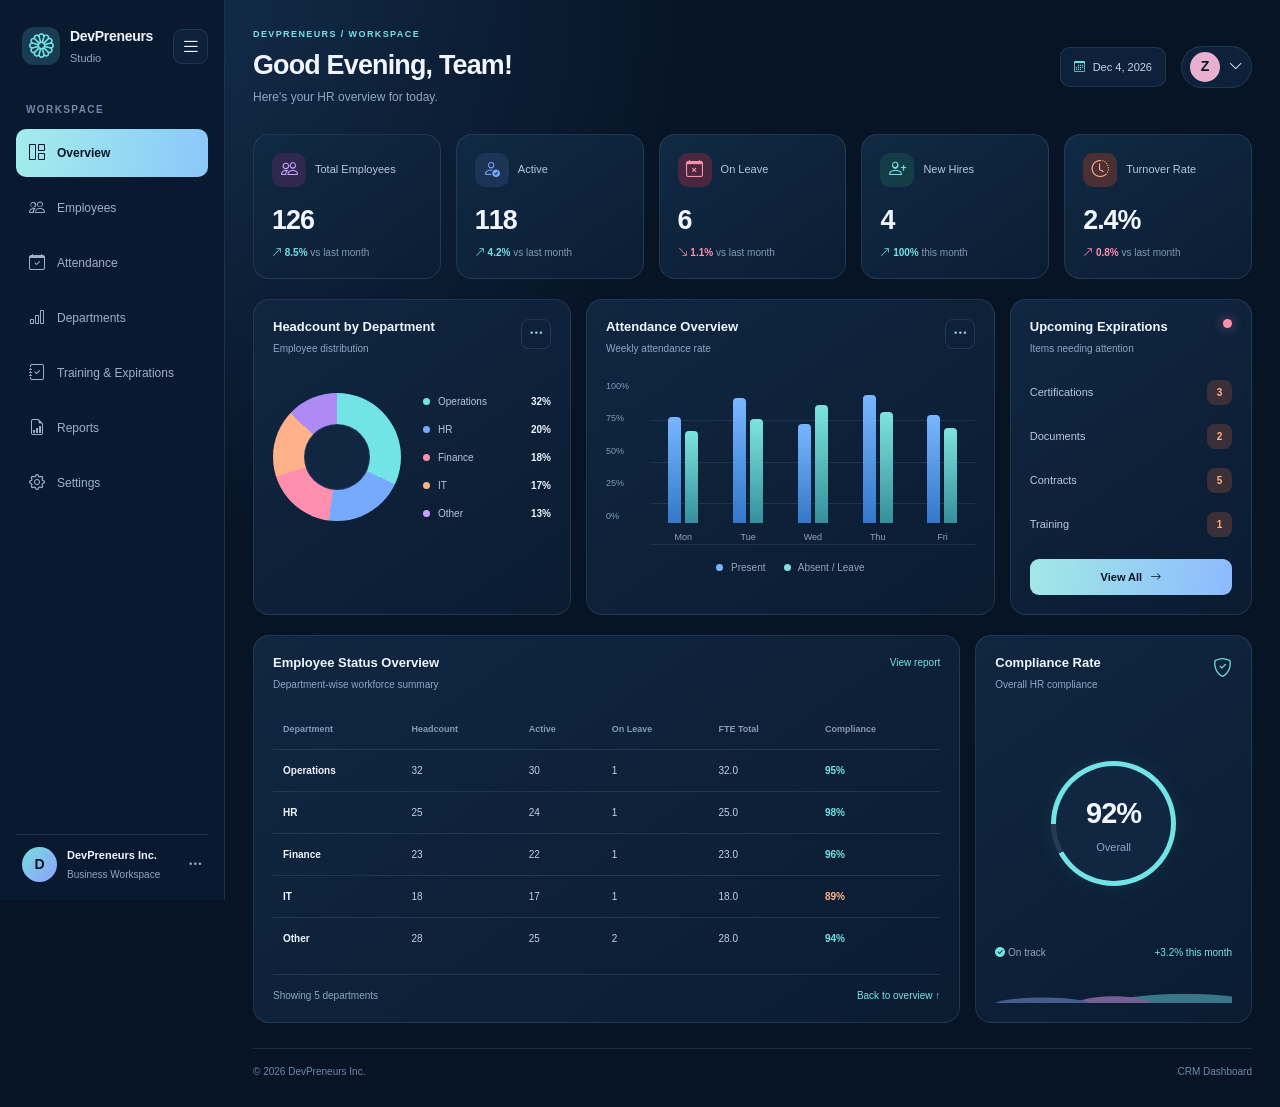
<file: Week-2-Advanced-UI-JavaScript/Day5-DevPreneurs-CRM/index.html>
<!DOCTYPE html>
<html lang="en">
<head>
    <meta charset="UTF-8">
    <meta name="viewport" content="width=device-width, initial-scale=1.0">
    <meta name="description" content="Responsive DevPreneurs CRM Dashboard">
    <title>DevPreneurs | CRM Dashboard</title>

    <!-- Bootstrap CSS -->
    <link href="https://cdn.jsdelivr.net/npm/bootstrap@5.3.3/dist/css/bootstrap.min.css"
          rel="stylesheet">

    <!-- Bootstrap Icons -->
    <link rel="stylesheet"
          href="https://cdn.jsdelivr.net/npm/bootstrap-icons@1.11.3/font/bootstrap-icons.min.css">

    <!-- Custom CSS -->
    <link rel="stylesheet" href="style.css">
</head>
<body>

<div class="dashboard">

    <!-- Mobile Overlay -->
    <div class="sidebar-overlay" id="sidebarOverlay"></div>

    <!-- Sidebar -->
    <aside class="sidebar" id="sidebar">

        <!-- Logo and Toggle Button -->
        <div class="sidebar-header">

            <a href="#overview" class="brand">
                <span class="brand-logo">
                    <i class="bi bi-flower1"></i>
                </span>

                <span>
                    <strong>DevPreneurs</strong>
                    <small>Studio</small>
                </span>
            </a>

            <button
                class="sidebar-toggle"
                id="sidebarToggle"
                type="button"
                aria-label="Collapse sidebar"
                aria-controls="sidebar"
                aria-expanded="true">

                <i class="bi bi-list"></i>
            </button>

        </div>

        <!-- Sidebar Navigation -->
        <p class="nav-heading">WORKSPACE</p>

        <nav class="sidebar-nav" aria-label="Main navigation">

            <a href="#overview" class="nav-link active" aria-current="page">
                <i class="bi bi-grid-1x2"></i>
                <span>Overview</span>
            </a>

            <a href="#employees" class="nav-link">
                <i class="bi bi-people"></i>
                <span>Employees</span>
            </a>

            <a href="#attendance" class="nav-link">
                <i class="bi bi-calendar-check"></i>
                <span>Attendance</span>
            </a>

            <a href="#performance" class="nav-link">
                <i class="bi bi-bar-chart"></i>
                <span>Departments</span>
            </a>

            <a href="#training" class="nav-link">
                <i class="bi bi-journal-check"></i>
                <span>Training &amp; Expirations</span>
            </a>

            <a href="#reports" class="nav-link">
                <i class="bi bi-file-earmark-bar-graph"></i>
                <span>Reports</span>
            </a>

            <a href="#settings" class="nav-link">
                <i class="bi bi-gear"></i>
                <span>Settings</span>
            </a>

        </nav>

        <!-- Workspace Footer -->
        <div class="sidebar-bottom">
            <span class="workspace-avatar" aria-hidden="true">D</span>

            <div>
                <strong>DevPreneurs Inc.</strong>
                <small>Business Workspace</small>
            </div>

            <i class="bi bi-three-dots" aria-hidden="true"></i>
        </div>

    </aside>

    <!-- Main Content -->
    <main class="main-content" id="overview">

        <!-- Header -->
        <header class="topbar">

            <div class="header-left">

                <!-- Mobile Menu Button -->
                <button
                    class="menu-button"
                    id="menuButton"
                    type="button"
                    aria-label="Open navigation"
                    aria-controls="sidebar"
                    aria-expanded="false">

                    <i class="bi bi-list"></i>
                </button>

                <div>
                    <p class="eyebrow">DEVPRENEURS / WORKSPACE</p>
                    <h1 id="greeting">Good morning, Team!</h1>

                    <p class="header-subtitle">
                        Here's your HR overview for today.
                    </p>
                </div>

            </div>

            <div class="header-right">

                <div class="date-badge">
                    <i class="bi bi-calendar3"></i>
                    <span id="currentDate">Loading date...</span>
                </div>

                <button class="profile-button"
                        type="button"
                        aria-label="User profile">

                    <span class="profile-avatar">Z</span>
                    <i class="bi bi-chevron-down"></i>
                </button>

            </div>

        </header>

        <!-- Statistics -->
        <section class="stats-grid" aria-label="Employee statistics">

            <article class="stat-card">
                <div class="stat-top">
                    <span class="stat-icon purple">
                        <i class="bi bi-people"></i>
                    </span>
                    <span class="stat-label">Total Employees</span>
                </div>
                <h2>126</h2>
                <p class="stat-change positive">
                    <i class="bi bi-arrow-up-right"></i> 8.5%
                    <span>vs last month</span>
                </p>
            </article>

            <article class="stat-card">
                <div class="stat-top">
                    <span class="stat-icon blue">
                        <i class="bi bi-person-check"></i>
                    </span>
                    <span class="stat-label">Active</span>
                </div>
                <h2>118</h2>
                <p class="stat-change positive">
                    <i class="bi bi-arrow-up-right"></i> 4.2%
                    <span>vs last month</span>
                </p>
            </article>

            <article class="stat-card">
                <div class="stat-top">
                    <span class="stat-icon pink">
                        <i class="bi bi-calendar-x"></i>
                    </span>
                    <span class="stat-label">On Leave</span>
                </div>
                <h2>6</h2>
                <p class="stat-change negative">
                    <i class="bi bi-arrow-down-right"></i> 1.1%
                    <span>vs last month</span>
                </p>
            </article>

            <article class="stat-card">
                <div class="stat-top">
                    <span class="stat-icon teal">
                        <i class="bi bi-person-plus"></i>
                    </span>
                    <span class="stat-label">New Hires</span>
                </div>
                <h2>4</h2>
                <p class="stat-change positive">
                    <i class="bi bi-arrow-up-right"></i> 100%
                    <span>this month</span>
                </p>
            </article>

            <article class="stat-card">
                <div class="stat-top">
                    <span class="stat-icon orange">
                        <i class="bi bi-clock-history"></i>
                    </span>
                    <span class="stat-label">Turnover Rate</span>
                </div>
                <h2>2.4%</h2>
                <p class="stat-change negative">
                    <i class="bi bi-arrow-up-right"></i> 0.8%
                    <span>vs last month</span>
                </p>
            </article>

        </section>

        <!-- Charts -->
        <section class="charts-grid">

            <!-- Department Chart -->
            <article class="panel department-panel" id="performance">

                <div class="panel-header">
                    <div>
                        <h2>Headcount by Department</h2>
                        <p>Employee distribution</p>
                    </div>

                    <button class="icon-button"
                            type="button"
                            aria-label="Department options">
                        <i class="bi bi-three-dots"></i>
                    </button>
                </div>

                <div class="department-chart">

                    <div class="donut-chart"
                         role="img"
                         aria-label="Department distribution chart">
                    </div>

                    <div class="chart-legend">
                        <div>
                            <span class="legend-dot cyan"></span>
                            Operations <strong>32%</strong>
                        </div>

                        <div>
                            <span class="legend-dot blue"></span>
                            HR <strong>20%</strong>
                        </div>

                        <div>
                            <span class="legend-dot pink"></span>
                            Finance <strong>18%</strong>
                        </div>

                        <div>
                            <span class="legend-dot orange-dot"></span>
                            IT <strong>17%</strong>
                        </div>

                        <div>
                            <span class="legend-dot violet"></span>
                            Other <strong>13%</strong>
                        </div>
                    </div>

                </div>
            </article>

            <!-- Attendance Chart -->
            <article class="panel attendance-panel" id="attendance">

                <div class="panel-header">
                    <div>
                        <h2>Attendance Overview</h2>
                        <p>Weekly attendance rate</p>
                    </div>

                    <button class="icon-button"
                            type="button"
                            aria-label="Attendance options">
                        <i class="bi bi-three-dots"></i>
                    </button>
                </div>

                <div class="attendance-chart"
                     role="img"
                     aria-label="Illustrative attendance rates from Monday to Friday">

                    <div class="chart-y-labels">
                        <span>100%</span>
                        <span>75%</span>
                        <span>50%</span>
                        <span>25%</span>
                        <span>0%</span>
                    </div>

                    <div class="bar-chart">

                        <div class="bar-group">
                            <div class="bar-pair">
                                <span class="bar bar-a" style="--height:75%"></span>
                                <span class="bar bar-b" style="--height:65%"></span>
                            </div>
                            <small>Mon</small>
                        </div>

                        <div class="bar-group">
                            <div class="bar-pair">
                                <span class="bar bar-a" style="--height:88%"></span>
                                <span class="bar bar-b" style="--height:73%"></span>
                            </div>
                            <small>Tue</small>
                        </div>

                        <div class="bar-group">
                            <div class="bar-pair">
                                <span class="bar bar-a" style="--height:70%"></span>
                                <span class="bar bar-b" style="--height:83%"></span>
                            </div>
                            <small>Wed</small>
                        </div>

                        <div class="bar-group">
                            <div class="bar-pair">
                                <span class="bar bar-a" style="--height:90%"></span>
                                <span class="bar bar-b" style="--height:78%"></span>
                            </div>
                            <small>Thu</small>
                        </div>

                        <div class="bar-group">
                            <div class="bar-pair">
                                <span class="bar bar-a" style="--height:76%"></span>
                                <span class="bar bar-b" style="--height:67%"></span>
                            </div>
                            <small>Fri</small>
                        </div>

                    </div>
                </div>

                <div class="chart-key">
                    <span><i class="key-dot"></i> Present</span>
                    <span><i class="key-dot key-dot-muted"></i> Absent / Leave</span>
                </div>

            </article>

            <!-- Upcoming Expirations -->
            <article class="panel expiration-panel" id="training">

                <div class="panel-header">
                    <div>
                        <h2>Upcoming Expirations</h2>
                        <p>Items needing attention</p>
                    </div>
                    <span class="notification-dot"></span>
                </div>

                <ul class="expiration-list">
                    <li><span>Certifications</span><strong>3</strong></li>
                    <li><span>Documents</span><strong>2</strong></li>
                    <li><span>Contracts</span><strong>5</strong></li>
                    <li><span>Training</span><strong>1</strong></li>
                </ul>

                <a href="#reports" class="panel-action">
                    View All <i class="bi bi-arrow-right"></i>
                </a>

            </article>

        </section>

        <!-- Employee Table and Compliance -->
        <section class="bottom-grid">

            <!-- Employee Table -->
            <article class="panel employee-panel" id="employees">

                <div class="panel-header">
                    <div>
                        <h2>Employee Status Overview</h2>
                        <p>Department-wise workforce summary</p>
                    </div>

                    <a href="#reports" class="text-link">View report</a>
                </div>

                <div class="table-responsive">
                    <table class="table employee-table">

                        <thead>
                            <tr>
                                <th>Department</th>
                                <th>Headcount</th>
                                <th>Active</th>
                                <th>On Leave</th>
                                <th>FTE Total</th>
                                <th>Compliance</th>
                            </tr>
                        </thead>

                        <tbody>
                            <tr>
                                <td>Operations</td>
                                <td>32</td>
                                <td>30</td>
                                <td>1</td>
                                <td>32.0</td>
                                <td><span class="compliance-good">95%</span></td>
                            </tr>

                            <tr>
                                <td>HR</td>
                                <td>25</td>
                                <td>24</td>
                                <td>1</td>
                                <td>25.0</td>
                                <td><span class="compliance-good">98%</span></td>
                            </tr>

                            <tr>
                                <td>Finance</td>
                                <td>23</td>
                                <td>22</td>
                                <td>1</td>
                                <td>23.0</td>
                                <td><span class="compliance-good">96%</span></td>
                            </tr>

                            <tr>
                                <td>IT</td>
                                <td>18</td>
                                <td>17</td>
                                <td>1</td>
                                <td>18.0</td>
                                <td><span class="compliance-warning">89%</span></td>
                            </tr>

                            <tr>
                                <td>Other</td>
                                <td>28</td>
                                <td>25</td>
                                <td>2</td>
                                <td>28.0</td>
                                <td><span class="compliance-good">94%</span></td>
                            </tr>
                        </tbody>

                    </table>
                </div>

                <div class="table-footer" id="reports">
                    <span>Showing 5 departments</span>
                    <a href="#overview">Back to overview ↑</a>
                </div>

            </article>

            <!-- Compliance Panel -->
            <article class="panel compliance-panel" id="settings">

                <div class="panel-header">
                    <div>
                        <h2>Compliance Rate</h2>
                        <p>Overall HR compliance</p>
                    </div>

                    <i class="bi bi-shield-check shield-icon"></i>
                </div>

                <div class="compliance-circle">
                    <div class="compliance-ring">
                        <strong>92%</strong>
                        <span>Overall</span>
                    </div>
                </div>

                <div class="compliance-footer">
                    <span>
                        <i class="bi bi-check-circle-fill"></i>
                        On track
                    </span>
                    <span>+3.2% this month</span>
                </div>

                <div class="mini-wave" aria-hidden="true"></div>

            </article>

        </section>

        <!-- Footer -->
        <footer class="dashboard-footer">
            <span>© 2026 DevPreneurs Inc.</span>
            <span>CRM Dashboard </span>
        </footer>

    </main>
</div>


<!-- Custom JavaScript -->
<script src="script.js"></script>

</body>
</html>
</file>
<file: Week-2-Advanced-UI-JavaScript/Day1-Advance CSS/style.css>
/* ========================================
   1. CSS VARIABLES AND RESET
======================================== */

:root {
    --primary: #6c4df6;
    --primary-dark: #5135d9;
    --secondary: #101828;
    --text: #344054;
    --muted: #667085;
    --background: #ffffff;
    --surface: #f8f7ff;
    --border: #eaecf0;
    --radius: 20px;
    --shadow: 0 8px 25px rgba(16, 24, 40, 0.06);
    --transition: 300ms ease;
}

* {
    margin: 0;
    padding: 0;
    box-sizing: border-box;
}

html {
    scroll-behavior: smooth;
    scroll-padding-top: 90px;
}

body {
    font-family: "Inter", Arial, sans-serif;
    color: var(--secondary);
    background: var(--background);
    line-height: 1.6;
    overflow-x: hidden;
}

a {
    color: inherit;
    text-decoration: none;
}

button,
a {
    -webkit-tap-highlight-color: transparent;
}

a:focus-visible {
    outline: 3px solid #9c8aff;
    outline-offset: 4px;
}

.container {
    width: min(1120px, calc(100% - 48px));
    margin-inline: auto;
}


/* ========================================
   2. HEADER AND NAVIGATION
======================================== */

.header {
    position: sticky;
    top: 0;
    z-index: 100;
    background: rgba(255, 255, 255, 0.92);
    backdrop-filter: blur(14px);
    border-bottom: 1px solid rgba(234, 236, 240, 0.8);
    animation: slide-down 650ms ease both;
}

.navbar {
    min-height: 78px;
    display: flex;
    justify-content: space-between;
    align-items: center;
    gap: 24px;
}

.brand {
    display: inline-flex;
    align-items: center;
    gap: 10px;
    flex-shrink: 0;
}

.brand__logo {
    display: grid;
    place-items: center;
    width: 39px;
    height: 39px;
    border-radius: 12px;
    background: var(--primary);
    color: white;
    font-size: 22px;
    font-weight: 800;
    box-shadow: 0 5px 14px rgba(108, 77, 246, 0.24);
}

.brand__name {
    font-size: 19px;
    font-weight: 800;
    letter-spacing: -0.7px;
}

.nav-links {
    display: flex;
    align-items: center;
    gap: 34px;
    list-style: none;
}

.nav-links a {
    color: var(--muted);
    font-size: 14px;
    font-weight: 500;
    transition: color var(--transition);
}

.nav-links a:hover {
    color: var(--primary);
}

.nav-button {
    display: inline-flex;
    align-items: center;
    justify-content: center;
    padding: 11px 17px;
    border: 1px solid var(--border);
    border-radius: 10px;
    font-size: 13px;
    font-weight: 600;
    transition:
        background var(--transition),
        color var(--transition),
        border-color var(--transition);
}

.nav-button:hover {
    background: var(--primary);
    border-color: var(--primary);
    color: white;
}


/* ========================================
   3. HERO SECTION
======================================== */

.hero {
    min-height: 550px;
    display: grid;
    grid-template-columns: 1.05fr 0.95fr;
    align-items: center;
    gap: 55px;
    padding-block: 76px;
}

.hero__content {
    animation: fade-up 750ms ease 100ms both;
}

.hero__tag {
    display: inline-flex;
    align-items: center;
    gap: 9px;
    padding: 7px 12px;
    background: #f0ecff;
    color: var(--primary-dark);
    border-radius: 30px;
    font-size: 10px;
    font-weight: 800;
    letter-spacing: 1px;
}

.status-dot {
    width: 7px;
    height: 7px;
    border-radius: 50%;
    background: #7c5cfc;
    box-shadow: 0 0 0 4px rgba(108, 77, 246, 0.12);
}

.hero h1 {
    margin-top: 23px;
    font-size: clamp(42px, 5vw, 64px);
    line-height: 1.12;
    letter-spacing: -3px;
    font-weight: 800;
}

.hero h1 span {
    color: var(--primary);
}

.hero__description {
    max-width: 490px;
    margin-top: 23px;
    color: var(--muted);
    font-size: 15px;
    line-height: 1.9;
}

.hero__actions {
    display: flex;
    align-items: center;
    flex-wrap: wrap;
    gap: 13px;
    margin-top: 29px;
}

.button {
    min-height: 47px;
    display: inline-flex;
    justify-content: center;
    align-items: center;
    gap: 12px;
    padding: 12px 19px;
    border-radius: 11px;
    font-size: 13px;
    font-weight: 700;
    transition:
        transform var(--transition),
        box-shadow var(--transition),
        background var(--transition),
        color var(--transition);
}

.button:hover {
    transform: translateY(-3px);
}

.button--primary {
    color: white;
    background: var(--primary);
    box-shadow: 0 7px 18px rgba(108, 77, 246, 0.2);
}

.button--primary:hover {
    background: var(--primary-dark);
    box-shadow: 0 12px 24px rgba(108, 77, 246, 0.28);
}

.button--secondary {
    border: 1px solid var(--border);
    background: white;
}

.button--secondary:hover {
    border-color: #c7baff;
    background: var(--surface);
}

.hero__trust {
    display: flex;
    align-items: center;
    gap: 10px;
    margin-top: 29px;
}

.trust-icon {
    display: grid;
    place-items: center;
    width: 23px;
    height: 23px;
    border-radius: 50%;
    color: #15803d;
    background: #dcfce7;
    font-size: 12px;
    font-weight: 800;
}

.hero__trust p {
    color: var(--muted);
    font-size: 12px;
}


/* ========================================
   4. HERO VISUAL AND TRANSFORMS
======================================== */

.hero__visual {
    min-height: 390px;
    position: relative;
    display: grid;
    place-items: center;
    isolation: isolate;
    animation: fade-up 850ms ease 250ms both;
}

.hero__visual::before {
    content: "";
    position: absolute;
    z-index: -2;
    width: 340px;
    height: 340px;
    border-radius: 50%;
    background: linear-gradient(145deg, #f1efff, #e7e0ff);
    animation: gentle-float 6s ease-in-out infinite;
}

.visual-orb {
    position: absolute;
    z-index: -1;
    border-radius: 50%;
    filter: blur(1px);
}

.visual-orb--one {
    width: 75px;
    height: 75px;
    top: 34px;
    right: 42px;
    background: linear-gradient(145deg, #b9a8ff, #7855f5);
    animation: gentle-float 5s ease-in-out infinite;
}

.visual-orb--two {
    width: 48px;
    height: 48px;
    bottom: 40px;
    left: 20px;
    background: linear-gradient(145deg, #b7f3df, #62d6b0);
    animation: gentle-float 4s ease-in-out infinite reverse;
}

.visual-card {
    width: min(360px, 85%);
    padding: 26px;
    border: 1px solid rgba(255, 255, 255, 0.9);
    border-radius: 22px;
    background: rgba(255, 255, 255, 0.94);
    box-shadow: 0 25px 65px rgba(70, 48, 150, 0.16);
    transform: perspective(900px) rotateY(-5deg) rotateX(2deg);
    transition: transform 400ms ease, box-shadow 400ms ease;
}

.visual-card:hover {
    transform: perspective(900px) rotateY(0deg) rotateX(0deg)
        translateY(-5px);
    box-shadow: 0 32px 70px rgba(70, 48, 150, 0.22);
}

.visual-card__top,
.visual-card__footer {
    display: flex;
    justify-content: space-between;
    align-items: center;
    gap: 10px;
}

.visual-card__label {
    color: var(--muted);
    font-size: 12px;
    font-weight: 600;
}

.visual-card__icon {
    display: grid;
    place-items: center;
    width: 31px;
    height: 31px;
    border-radius: 9px;
    color: var(--primary);
    background: #f0ecff;
}

.visual-card__number {
    margin-top: 17px;
    font-size: 39px;
    font-weight: 800;
    letter-spacing: -2px;
}

.visual-card__caption {
    color: var(--muted);
    font-size: 12px;
}

.mini-chart {
    height: 110px;
    display: flex;
    align-items: flex-end;
    gap: 11px;
    margin-top: 23px;
    padding-bottom: 10px;
    border-bottom: 1px solid var(--border);
}

.mini-chart span {
    flex: 1;
    height: var(--height);
    min-width: 0;
    border-radius: 6px 6px 2px 2px;
    background: linear-gradient(180deg, #a18bff, #6c4df6);
    transform-origin: bottom;
    animation: bar-grow 900ms ease both;
    transition: filter var(--transition);
}

.mini-chart span:nth-child(2) {
    animation-delay: 70ms;
}

.mini-chart span:nth-child(3) {
    animation-delay: 140ms;
}

.mini-chart span:nth-child(4) {
    animation-delay: 210ms;
}

.mini-chart span:nth-child(5) {
    animation-delay: 280ms;
}

.mini-chart span:nth-child(6) {
    animation-delay: 350ms;
}

.mini-chart span:nth-child(7) {
    animation-delay: 420ms;
}

.mini-chart span:hover {
    filter: brightness(1.2);
}

.visual-card__footer {
    margin-top: 13px;
    color: var(--muted);
    font-size: 10px;
}

.visual-card__footer span:last-child {
    color: #159568;
    font-weight: 700;
}

.floating-badge {
    position: absolute;
    display: flex;
    align-items: center;
    gap: 8px;
    padding: 11px 15px;
    border: 1px solid rgba(234, 236, 240, 0.8);
    border-radius: 12px;
    background: white;
    box-shadow: var(--shadow);
    font-size: 11px;
    font-weight: 700;
    animation: gentle-float 4s ease-in-out infinite;
}

.floating-badge span {
    color: var(--primary);
    font-size: 16px;
}

.floating-badge--top {
    top: 52px;
    left: 0;
}

.floating-badge--bottom {
    right: 0;
    bottom: 50px;
    animation-delay: 1s;
}


/* ========================================
   5. FEATURES SECTION
======================================== */

.features-section {
    padding-block: 88px 100px;
    background: #faf9ff;
    border-top: 1px solid #f0edff;
}

.section-heading {
    max-width: 650px;
    margin: 0 auto 48px;
    text-align: center;
    animation: fade-up 700ms ease both;
}

.section-heading__eyebrow {
    color: var(--primary);
    font-size: 11px;
    font-weight: 800;
    letter-spacing: 1.8px;
}

.section-heading h2 {
    margin-top: 14px;
    font-size: clamp(30px, 4vw, 43px);
    line-height: 1.25;
    letter-spacing: -1.8px;
}

.section-heading h2 span {
    color: var(--primary);
}

.section-heading p {
    max-width: 510px;
    margin: 15px auto 0;
    color: var(--muted);
    font-size: 14px;
    line-height: 1.8;
}

.feature-grid {
    display: grid;
    grid-template-columns: repeat(3, minmax(0, 1fr));
    gap: 23px;
}

.feature-card {
    position: relative;
    display: flex;
    flex-direction: column;
    align-items: flex-start;
    min-width: 0;
    padding: 27px;
    border: 1px solid #eeebf7;
    border-radius: var(--radius);
    background: white;
    box-shadow: 0 4px 15px rgba(16, 24, 40, 0.025);

    opacity: 0;
    animation: fade-up 650ms ease forwards;

    transition:
        transform 300ms cubic-bezier(0.2, 0.8, 0.2, 1),
        box-shadow 300ms ease,
        border-color 300ms ease;
}

.feature-card:nth-child(1) {
    animation-delay: 100ms;
}

.feature-card:nth-child(2) {
    animation-delay: 180ms;
}

.feature-card:nth-child(3) {
    animation-delay: 260ms;
}

.feature-card:nth-child(4) {
    animation-delay: 340ms;
}

.feature-card:nth-child(5) {
    animation-delay: 420ms;
}

.feature-card:nth-child(6) {
    animation-delay: 500ms;
}

/* Hover transition and 2D transform */
.feature-card:hover {
    transform: translateY(-8px) scale(1.015);
    border-color: #d7ccff;
    box-shadow: 0 20px 40px rgba(70, 48, 150, 0.11);
}

.feature-card__icon {
    display: grid;
    place-items: center;
    width: 54px;
    height: 54px;
    margin-bottom: 22px;
    border-radius: 15px;
    font-size: 23px;
    font-weight: 800;
    transition: transform 350ms ease;
}

.feature-card:hover .feature-card__icon {
    transform: rotate(-6deg) scale(1.1);
}

.feature-card__icon--purple {
    color: #6c4df6;
    background: #f0ecff;
}

.feature-card__icon--blue {
    color: #2475db;
    background: #e8f2ff;
}

.feature-card__icon--green {
    color: #159568;
    background: #e2f8ee;
}

.feature-card__icon--orange {
    color: #dc7824;
    background: #fff0df;
}

.feature-card__icon--pink {
    color: #d84c91;
    background: #ffedf5;
}

.feature-card__icon--cyan {
    color: #078da5;
    background: #e2faff;
}

.feature-card__number {
    color: #98a2b3;
    font-size: 9px;
    font-weight: 800;
    letter-spacing: 1.1px;
}

.feature-card h3 {
    margin-top: 10px;
    font-size: 18px;
    font-weight: 700;
    letter-spacing: -0.5px;
}

.feature-card p {
    flex-grow: 1;
    margin-top: 11px;
    color: var(--muted);
    font-size: 13px;
    line-height: 1.9;
}

.feature-card__link {
    display: inline-flex;
    align-items: center;
    gap: 9px;
    margin-top: 22px;
    color: var(--primary);
    font-size: 12px;
    font-weight: 700;
}

.feature-card__link span {
    display: inline-block;
    transition: transform var(--transition);
}

.feature-card__link:hover span {
    transform: translate(3px, -3px);
}


/* ========================================
   6. CALL TO ACTION
======================================== */

.cta-section {
    padding-block: 70px;
}

.cta {
    display: flex;
    align-items: center;
    justify-content: space-between;
    gap: 35px;
    padding: 43px;
    border-radius: 24px;
    color: white;
    background: linear-gradient(125deg, #6040e8, #8669fa);
    box-shadow: 0 18px 45px rgba(108, 77, 246, 0.18);
}

.cta__eyebrow {
    color: #e5deff;
    font-size: 10px;
    font-weight: 800;
    letter-spacing: 1.5px;
}

.cta h2 {
    max-width: 550px;
    margin-top: 10px;
    font-size: clamp(25px, 3vw, 34px);
    line-height: 1.3;
    letter-spacing: -1px;
}

.cta p {
    max-width: 510px;
    margin-top: 12px;
    color: #eee9ff;
    font-size: 13px;
    line-height: 1.8;
}

.button--light {
    flex-shrink: 0;
    color: var(--primary-dark);
    background: white;
}

.button--light:hover {
    box-shadow: 0 9px 22px rgba(28, 16, 74, 0.18);
}


/* ========================================
   7. FOOTER
======================================== */

.footer {
    border-top: 1px solid var(--border);
}

.footer__content {
    min-height: 90px;
    display: flex;
    justify-content: space-between;
    align-items: center;
    gap: 20px;
}

.footer__content p {
    color: var(--muted);
    font-size: 11px;
    text-align: center;
}

.footer__top {
    color: var(--primary);
    font-size: 12px;
    font-weight: 700;
    white-space: nowrap;
}


/* ========================================
   8. KEYFRAME ANIMATIONS
======================================== */

@keyframes fade-up {
    from {
        opacity: 0;
        transform: translateY(24px);
    }

    to {
        opacity: 1;
        transform: translateY(0);
    }
}

@keyframes slide-down {
    from {
        opacity: 0;
        transform: translateY(-15px);
    }

    to {
        opacity: 1;
        transform: translateY(0);
    }
}

@keyframes gentle-float {
    0%, 100% {
        transform: translateY(0);
    }

    50% {
        transform: translateY(-10px);
    }
}

@keyframes bar-grow {
    from {
        transform: scaleY(0);
    }

    to {
        transform: scaleY(1);
    }
}


/* ========================================
   9. RESPONSIVE DESIGN
======================================== */

/* Tablets */
@media (max-width: 900px) {
    .hero {
        grid-template-columns: 1fr 0.85fr;
        gap: 25px;
    }

    .hero h1 {
        font-size: 49px;
    }

    .hero__visual::before {
        width: 280px;
        height: 280px;
    }

    .floating-badge--top {
        left: -5px;
    }

    .floating-badge--bottom {
        right: -5px;
    }

    .feature-grid {
        grid-template-columns: repeat(2, minmax(0, 1fr));
    }

    .cta {
        padding: 32px;
    }
}


/* Mobile devices */
@media (max-width: 650px) {
    .container {
        width: min(100% - 32px, 500px);
    }

    .navbar {
        min-height: 70px;
        flex-wrap: wrap;
        gap: 12px;
    }

    .brand__name {
        font-size: 17px;
    }

    .nav-links {
        order: 3;
        width: 100%;
        justify-content: center;
        gap: 30px;
        padding: 0 0 14px;
    }

    .nav-button {
        padding: 9px 11px;
        font-size: 11px;
    }

    .hero {
        grid-template-columns: 1fr;
        gap: 25px;
        padding-block: 58px 55px;
    }

    .hero h1 {
        font-size: clamp(42px, 11vw, 56px);
        letter-spacing: -2px;
    }

    .hero__description {
        font-size: 14px;
    }

    .hero__visual {
        min-height: 355px;
    }

    .hero__visual::before {
        width: 275px;
        height: 275px;
    }

    .visual-card {
        width: min(340px, 82%);
        padding: 22px;
    }

    .floating-badge--top {
        top: 34px;
        left: 0;
    }

    .floating-badge--bottom {
        right: 0;
        bottom: 34px;
    }

    .features-section {
        padding-block: 65px;
    }

    .section-heading {
        margin-bottom: 32px;
    }

    .section-heading h2 {
        font-size: 32px;
        letter-spacing: -1px;
    }

    .feature-grid {
        grid-template-columns: 1fr;
        gap: 17px;
    }

    .feature-card {
        padding: 24px;
    }

    .cta-section {
        padding-block: 45px;
    }

    .cta {
        flex-direction: column;
        align-items: flex-start;
        gap: 25px;
        padding: 28px 24px;
    }

    .footer__content {
        flex-direction: column;
        justify-content: center;
        padding-block: 25px;
        gap: 13px;
    }
}


/* Small mobile devices */
@media (max-width: 380px) {
    .nav-links {
        gap: 20px;
    }

    .nav-button {
        max-width: 125px;
        text-align: center;
    }

    .hero__actions {
        align-items: stretch;
        flex-direction: column;
    }

    .button {
        width: 100%;
    }

    .floating-badge {
        padding: 9px 10px;
        font-size: 10px;
    }
}


/* ========================================
   10. ACCESSIBILITY: REDUCED MOTION
======================================== */

@media (prefers-reduced-motion: reduce) {
    *,
    *::before,
    *::after {
        scroll-behavior: auto !important;
        animation-duration: 0.01ms !important;
        animation-iteration-count: 1 !important;
        transition-duration: 0.01ms !important;
    }
}
</file>
<file: Week-2-Advanced-UI-JavaScript/Day2-Lead Form/style.css>
/* =========================================
   1. CSS VARIABLES AND RESET
========================================= */

:root {
    --primary: #6c4df6;
    --primary-dark: #5336d9;
    --heading: #101828;
    --text: #344054;
    --muted: #667085;
    --background: #f8f9fc;
    --surface: #ffffff;
    --border: #e4e7ec;
    --purple-light: #f0ecff;
    --success: #15803d;
    --success-light: #f0fdf4;
    --error: #b42318;
    --error-light: #fef3f2;
    --focus: #8b78ff;
    --radius: 14px;
    --shadow: 0 5px 20px rgba(16, 24, 40, 0.04);
    --transition: 200ms ease;
}

* {
    margin: 0;
    padding: 0;
    box-sizing: border-box;
}

html {
    scroll-behavior: smooth;
    scroll-padding-top: 100px;
}

body {
    font-family: "Inter", Arial, sans-serif;
    color: var(--text);
    background: var(--background);
    line-height: 1.6;
    font-size: 14px;
}

a {
    color: inherit;
    text-decoration: none;
}

button,
input,
select,
textarea {
    font: inherit;
}

button,
input,
select,
textarea,
a {
    -webkit-tap-highlight-color: transparent;
}

button {
    cursor: pointer;
}

.container {
    width: min(1180px, calc(100% - 48px));
    margin-inline: auto;
}


/* =========================================
   2. ACCESSIBILITY
========================================= */

/* Skip link appears when keyboard users focus it */
.skip-link {
    position: absolute;
    z-index: 999;
    top: 8px;
    left: 8px;
    padding: 12px 18px;
    color: white;
    background: var(--primary-dark);
    border-radius: 8px;
    transform: translateY(-150%);
}

.skip-link:focus {
    transform: translateY(0);
}

/* Visible keyboard focus */
a:focus-visible,
button:focus-visible,
input:focus-visible,
select:focus-visible,
textarea:focus-visible {
    outline: 3px solid var(--focus);
    outline-offset: 3px;
}

/* Keep focus rings visible in high-contrast environments */
@media (forced-colors: active) {
    a:focus-visible,
    button:focus-visible,
    input:focus-visible,
    select:focus-visible,
    textarea:focus-visible {
        outline: 3px solid Highlight;
    }
}


/* =========================================
   3. HEADER
========================================= */

.header {
    position: sticky;
    top: 0;
    z-index: 100;
    background: rgba(255, 255, 255, 0.96);
    border-bottom: 1px solid var(--border);
}

.header__inner {
    width: min(1280px, calc(100% - 48px));
    min-height: 76px;
    margin-inline: auto;
    display: flex;
    align-items: center;
    justify-content: space-between;
    gap: 24px;
}

.brand {
    display: inline-flex;
    align-items: center;
    gap: 11px;
    flex-shrink: 0;
}

.brand__logo {
    display: grid;
    place-items: center;
    width: 42px;
    height: 42px;
    border-radius: 12px;
    background: var(--primary);
    color: white;
    font-size: 23px;
    font-weight: 800;
    box-shadow: 0 5px 12px rgba(108, 77, 246, 0.2);
}

.brand__text {
    display: flex;
    flex-direction: column;
    line-height: 1.4;
}

.brand__text strong {
    color: var(--heading);
    font-size: 17px;
    letter-spacing: -0.5px;
}

.brand__text > span {
    color: var(--muted);
    font-size: 10px;
}

.header__right {
    display: flex;
    align-items: center;
    gap: 26px;
}

.header__status {
    display: flex;
    align-items: center;
    gap: 9px;
    color: var(--muted);
    font-size: 12px;
    font-weight: 600;
}

.status-dot {
    width: 8px;
    height: 8px;
    border-radius: 50%;
    background: #12b76a;
}

.profile {
    display: flex;
    align-items: center;
    gap: 10px;
}

.profile__avatar {
    display: grid;
    place-items: center;
    width: 37px;
    height: 37px;
    border-radius: 50%;
    color: var(--primary-dark);
    background: var(--purple-light);
    font-weight: 800;
}

.profile__name {
    color: var(--heading);
    font-size: 12px;
    font-weight: 600;
}


/* =========================================
   4. MAIN CONTENT AND BREADCRUMB
========================================= */

.main {
    padding-top: 30px;
    padding-bottom: 75px;
}

.breadcrumb {
    display: flex;
    align-items: center;
    gap: 11px;
    color: var(--muted);
    font-size: 12px;
}

.breadcrumb a {
    transition: color var(--transition);
}

.breadcrumb a:hover {
    color: var(--primary);
}

.breadcrumb [aria-current="page"] {
    color: var(--heading);
    font-weight: 600;
}


/* =========================================
   5. PAGE HEADING
========================================= */

.page-heading {
    display: flex;
    align-items: center;
    justify-content: space-between;
    gap: 25px;
    margin-top: 30px;
    margin-bottom: 28px;
}

.eyebrow {
    color: var(--primary);
    font-size: 10px;
    font-weight: 800;
    letter-spacing: 1.5px;
}

.page-heading h1 {
    margin-top: 8px;
    color: var(--heading);
    font-size: clamp(28px, 4vw, 35px);
    font-weight: 800;
    letter-spacing: -1.2px;
    line-height: 1.3;
}

.page-heading p {
    max-width: 630px;
    margin-top: 9px;
    color: var(--muted);
    font-size: 13px;
    line-height: 1.8;
}

.page-heading__badge {
    display: inline-flex;
    align-items: center;
    gap: 9px;
    padding: 10px 15px;
    border: 1px solid #e4dcff;
    border-radius: 30px;
    color: var(--primary-dark);
    background: #f7f4ff;
    font-size: 11px;
    font-weight: 700;
    white-space: nowrap;
}

.page-heading__badge span {
    font-size: 16px;
}


/* =========================================
   6. MAIN FORM LAYOUT
========================================= */

.form-layout {
    display: grid;
    grid-template-columns: minmax(0, 1fr) 285px;
    align-items: start;
    gap: 24px;
}

.form-card {
    min-width: 0;
    padding: 30px;
    border: 1px solid var(--border);
    border-radius: var(--radius);
    background: var(--surface);
    box-shadow: var(--shadow);
}

.form-card__header {
    display: flex;
    align-items: flex-start;
    justify-content: space-between;
    gap: 18px;
    padding-bottom: 24px;
    border-bottom: 1px solid var(--border);
}

.form-card__header h2 {
    color: var(--heading);
    font-size: 19px;
    font-weight: 800;
    letter-spacing: -0.5px;
}

.form-card__header p {
    margin-top: 6px;
    color: var(--muted);
    font-size: 12px;
    line-height: 1.7;
}

.required-note {
    flex-shrink: 0;
    color: var(--muted);
    font-size: 10px;
}

.required {
    color: var(--error);
    font-weight: 800;
}


/* =========================================
   7. FORM SECTIONS
========================================= */

.form-section {
    min-width: 0;
    margin-top: 29px;
    padding: 0;
    border: 0;
}

.form-section + .form-section {
    padding-top: 27px;
    border-top: 1px solid var(--border);
}

.form-section legend {
    float: left;
    width: 100%;
    display: flex;
    align-items: center;
    gap: 11px;
    margin-bottom: 6px;
    color: var(--heading);
    font-size: 15px;
    font-weight: 800;
}

.form-section legend + * {
    clear: both;
}

.section-number {
    display: grid;
    place-items: center;
    width: 30px;
    height: 30px;
    flex-shrink: 0;
    border-radius: 9px;
    color: var(--primary);
    background: var(--purple-light);
    font-size: 10px;
    font-weight: 800;
}

.section-description {
    margin-bottom: 21px;
    color: var(--muted);
    font-size: 11px;
    line-height: 1.7;
}


/* =========================================
   8. FORM GRID AND FIELDS
========================================= */

.form-grid {
    display: grid;
    grid-template-columns: repeat(2, minmax(0, 1fr));
    gap: 22px 18px;
}

.form-field {
    display: flex;
    flex-direction: column;
    align-items: stretch;
    min-width: 0;
}

.form-field--full {
    grid-column: 1 / -1;
}

.form-field label {
    display: block;
    margin-bottom: 8px;
    color: #344054;
    font-size: 12px;
    font-weight: 700;
}

.form-field input,
.form-field select,
.form-field textarea {
    display: block;
    width: 100%;
    min-height: 46px;
    padding: 11px 13px;
    border: 1px solid #d0d5dd;
    border-radius: 9px;
    outline: none;
    color: var(--heading);
    background-color: white;
    font-size: 12px;
    transition:
        border-color var(--transition),
        box-shadow var(--transition),
        background-color var(--transition);
}

.form-field textarea {
    min-height: 125px;
    resize: vertical;
    line-height: 1.8;
}

.form-field input::placeholder,
.form-field textarea::placeholder {
    color: #98a2b3;
    opacity: 1;
}

/* Dropdown appearance */
.form-field select {
    cursor: pointer;
    padding-right: 32px;
}

.form-field select:required:invalid {
    color: #98a2b3;
}

.form-field select option {
    color: var(--heading);
    background: white;
}

.form-field select option[value=""] {
    color: var(--muted);
}

/* Date input */
.form-field input[type="date"] {
    cursor: pointer;
}

/* Help text */
.field-help {
    display: block;
    margin-top: 7px;
    color: var(--muted);
    font-size: 10px;
    line-height: 1.7;
}


/* =========================================
   9. FOCUS STATES
========================================= */

.form-field input:focus,
.form-field select:focus,
.form-field textarea:focus {
    border-color: var(--primary);
    box-shadow: 0 0 0 3px rgba(108, 77, 246, 0.12);
    background-color: #fdfcff;
}

/* Valid input once the user interacts with it */
.form-field input:not(:placeholder-shown):valid:not(:focus) {
    border-color: #86cda4;
}

/* Date inputs don't use placeholders */
.form-field input[type="date"]:valid:not(:focus) {
    border-color: #86cda4;
}

/* Valid dropdowns */
.form-field select:valid:not(:focus) {
    border-color: #86cda4;
}


/* =========================================
   10. VALIDATION AND ERROR STATES
========================================= */

/*
   Native HTML validation is enabled.
   The browser prevents submission when a required
   field or input constraint is invalid.
*/

/* Highlight invalid fields while the user is interacting */
.form-field input:focus:invalid,
.form-field select:focus:invalid,
.form-field textarea:focus:invalid {
    border-color: var(--error);
    box-shadow: 0 0 0 3px rgba(180, 35, 24, 0.1);
}

/* Error message is hidden by default */
.field-error {
    display: none;
    margin-top: 7px;
    color: var(--error);
    font-size: 10px;
    font-weight: 600;
    line-height: 1.7;
}

/* Show a useful error after an invalid field receives focus */
.form-field input:focus:invalid ~ .field-error,
.form-field select:focus:invalid ~ .field-error,
.form-field textarea:focus:invalid ~ .field-error {
    display: block;
}

/* Keep invalid fields visibly distinguishable */
.form-field input:focus:invalid,
.form-field select:focus:invalid,
.form-field textarea:focus:invalid {
    background-color: #fffafa;
}

/* Invalid email/URL gets highlighted after a value is entered */
.form-field input[type="email"]:not(:placeholder-shown):invalid,
.form-field input[type="url"]:not(:placeholder-shown):invalid {
    border-color: var(--error);
}

/* Error messages for entered invalid email and URL */
.form-field input[type="email"]:not(:placeholder-shown):invalid ~ .field-error,
.form-field input[type="url"]:not(:placeholder-shown):invalid ~ .field-error {
    display: block;
}

/* Error for invalid phone number */
.form-field input[type="tel"]:not(:placeholder-shown):invalid {
    border-color: var(--error);
}

.form-field input[type="tel"]:not(:placeholder-shown):invalid ~ .field-error {
    display: block;
}

/* Error for too-short text and textarea content */
.form-field input[type="text"]:not(:placeholder-shown):invalid,
.form-field textarea:not(:placeholder-shown):invalid {
    border-color: var(--error);
}

.form-field input[type="text"]:not(:placeholder-shown):invalid ~ .field-error,
.form-field textarea:not(:placeholder-shown):invalid ~ .field-error {
    display: block;
}

/* Error for invalid required select */
.form-field select:required:invalid:focus {
    border-color: var(--error);
}


/* =========================================
   11. CHECKBOX AND CONSENT
========================================= */

.checkbox-field {
    display: grid;
    grid-template-columns: 19px minmax(0, 1fr);
    align-items: start;
    gap: 11px;
    margin-top: 25px;
}

.checkbox-field input[type="checkbox"] {
    appearance: none;
    -webkit-appearance: none;
    display: grid;
    place-items: center;
    width: 18px;
    height: 18px;
    margin-top: 2px;
    border: 1px solid #c5cad3;
    border-radius: 5px;
    background: white;
    cursor: pointer;
    transition:
        background-color var(--transition),
        border-color var(--transition);
}

.checkbox-field input[type="checkbox"]::before {
    content: "✓";
    color: white;
    font-size: 12px;
    font-weight: 800;
    transform: scale(0);
    transition: transform 120ms ease;
}

.checkbox-field input[type="checkbox"]:checked {
    border-color: var(--primary);
    background: var(--primary);
}

.checkbox-field input[type="checkbox"]:checked::before {
    transform: scale(1);
}

.checkbox-field input[type="checkbox"]:focus-visible {
    outline: 3px solid var(--focus);
    outline-offset: 3px;
}

.checkbox-field input[type="checkbox"]:invalid:focus-visible {
    border-color: var(--error);
}

.checkbox-field label {
    color: var(--text);
    font-size: 11px;
    line-height: 1.9;
    cursor: pointer;
}

.checkbox-help {
    margin-left: 30px;
}


/* =========================================
   12. FORM ACTION BUTTONS
========================================= */

.form-actions {
    display: flex;
    justify-content: flex-end;
    align-items: center;
    gap: 12px;
    margin-top: 31px;
    padding-top: 25px;
    border-top: 1px solid var(--border);
}

.button {
    min-height: 43px;
    display: inline-flex;
    justify-content: center;
    align-items: center;
    gap: 10px;
    padding: 11px 18px;
    border: 1px solid transparent;
    border-radius: 9px;
    font-size: 12px;
    font-weight: 700;
    transition:
        background-color var(--transition),
        border-color var(--transition),
        color var(--transition),
        box-shadow var(--transition),
        transform var(--transition);
}

.button:hover {
    transform: translateY(-1px);
}

.button--primary {
    color: white;
    background: var(--primary);
    box-shadow: 0 4px 10px rgba(108, 77, 246, 0.16);
}

.button--primary:hover {
    background: var(--primary-dark);
    box-shadow: 0 7px 16px rgba(108, 77, 246, 0.22);
}

.button--secondary {
    color: var(--text);
    background: white;
    border-color: #d0d5dd;
}

.button--secondary:hover {
    border-color: #b8aaff;
    background: #faf9ff;
}

.form-footnote {
    margin-top: 17px;
    color: var(--muted);
    font-size: 10px;
    line-height: 1.8;
}


/* =========================================
   13. SIDEBAR INFORMATION CARDS
========================================= */

.sidebar {
    display: flex;
    flex-direction: column;
    gap: 18px;
}

.info-card,
.tip-card,
.privacy-card {
    border: 1px solid var(--border);
    border-radius: var(--radius);
    background: white;
    box-shadow: var(--shadow);
}

.info-card {
    padding: 23px;
}

.info-card__icon {
    display: grid;
    place-items: center;
    width: 43px;
    height: 43px;
    margin-bottom: 17px;
    border-radius: 12px;
    color: var(--primary);
    background: var(--purple-light);
    font-size: 22px;
}

.info-card h2,
.tip-card h2,
.privacy-card h2 {
    color: var(--heading);
    font-size: 14px;
    font-weight: 800;
}

.info-card > p,
.tip-card > p,
.privacy-card p {
    margin-top: 10px;
    color: var(--muted);
    font-size: 11px;
    line-height: 1.9;
}

.guide-list {
    display: flex;
    flex-direction: column;
    gap: 17px;
    margin-top: 24px;
    list-style: none;
}

.guide-list li {
    display: flex;
    align-items: flex-start;
    gap: 10px;
    color: var(--text);
    font-size: 11px;
    line-height: 1.7;
}

.guide-list__check {
    display: grid;
    place-items: center;
    width: 20px;
    height: 20px;
    flex-shrink: 0;
    border-radius: 50%;
    color: var(--success);
    background: #dcfae6;
    font-size: 10px;
    font-weight: 800;
}

.tip-card {
    padding: 20px;
    border-color: #e1d9ff;
    background: #f7f5ff;
}

.tip-card__heading {
    display: flex;
    align-items: center;
    gap: 9px;
}

.tip-card__heading > span {
    display: grid;
    place-items: center;
    width: 25px;
    height: 25px;
    border-radius: 8px;
    color: var(--primary);
    background: #eae4ff;
    font-weight: 800;
}

.tip-card h2 {
    font-size: 12px;
}

.tip-card > p {
    color: #514775;
}

.privacy-card {
    display: flex;
    align-items: flex-start;
    gap: 13px;
    padding: 19px;
}

.privacy-card__icon {
    display: grid;
    place-items: center;
    width: 34px;
    height: 34px;
    flex-shrink: 0;
    border-radius: 10px;
    color: var(--success);
    background: var(--success-light);
    font-size: 18px;
}

.privacy-card h2 {
    font-size: 12px;
}

.privacy-card p {
    margin-top: 6px;
}


/* =========================================
   14. FORM SUBMISSION NOTICE
========================================= */

.form-result {
    margin-top: 25px;
    padding: 15px;
    border: 1px solid #e1d9ff;
    border-radius: 10px;
    color: #514775;
    background: #f7f5ff;
    font-size: 11px;
    line-height: 1.8;
    scroll-margin-top: 100px;
}


/* =========================================
   15. FOOTER
========================================= */

.footer {
    border-top: 1px solid var(--border);
    background: white;
}

.footer__inner {
    min-height: 85px;
    display: flex;
    align-items: center;
    justify-content: space-between;
    gap: 20px;
}

.footer__brand {
    display: inline-flex;
    align-items: center;
    gap: 9px;
    color: var(--heading);
    font-size: 13px;
    font-weight: 800;
}

.footer__brand .brand__logo {
    width: 30px;
    height: 30px;
    border-radius: 9px;
    font-size: 17px;
}

.footer__inner > p {
    color: var(--muted);
    font-size: 10px;
    text-align: center;
}

.footer__back {
    color: var(--primary);
    font-size: 11px;
    font-weight: 700;
    white-space: nowrap;
}


/* =========================================
   16. TABLET RESPONSIVENESS
========================================= */

@media (max-width: 1000px) {
    .form-layout {
        grid-template-columns: minmax(0, 1fr) 245px;
        gap: 18px;
    }

    .form-card {
        padding: 23px;
    }

    .form-grid {
        gap: 20px 14px;
    }

    .info-card {
        padding: 19px;
    }
}


/* =========================================
   17. MOBILE RESPONSIVENESS
========================================= */

@media (max-width: 760px) {
    .container {
        width: calc(100% - 32px);
    }

    .header__inner {
        width: calc(100% - 32px);
        min-height: 70px;
        gap: 12px;
    }

    .header__right {
        gap: 12px;
    }

    .header__status {
        display: none;
    }

    .profile__name {
        display: none;
    }

    .main {
        padding-top: 23px;
    }

    .page-heading {
        align-items: flex-start;
        flex-direction: column;
        gap: 16px;
        margin-top: 24px;
    }

    .page-heading h1 {
        font-size: 30px;
    }

    .form-layout {
        grid-template-columns: minmax(0, 1fr);
    }

    .form-card {
        padding: 23px 20px;
    }

    .sidebar {
        display: grid;
        grid-template-columns: repeat(2, minmax(0, 1fr));
        align-items: start;
    }

    .privacy-card {
        grid-column: 1 / -1;
    }

    .footer__inner {
        flex-wrap: wrap;
        justify-content: center;
        padding-block: 23px;
    }
}


/* =========================================
   18. SMALL MOBILE RESPONSIVENESS
========================================= */

@media (max-width: 480px) {
    .brand__text strong {
        font-size: 15px;
    }

    .brand__text > span {
        font-size: 9px;
    }

    .brand__logo {
        width: 37px;
        height: 37px;
    }

    .form-card {
        padding: 20px 15px;
    }

    .form-card__header {
        flex-direction: column;
        gap: 10px;
    }

    .form-grid {
        grid-template-columns: minmax(0, 1fr);
        gap: 19px;
    }

    .form-field--full {
        grid-column: auto;
    }

    .form-section legend {
        font-size: 14px;
    }

    .sidebar {
        grid-template-columns: minmax(0, 1fr);
    }

    .privacy-card {
        grid-column: auto;
    }

    .form-actions {
        flex-direction: column-reverse;
        align-items: stretch;
    }

    .button {
        width: 100%;
        min-height: 46px;
    }

    .footer__inner {
        flex-direction: column;
        gap: 14px;
    }
}


/* =========================================
   19. REDUCED MOTION ACCESSIBILITY
========================================= */

@media (prefers-reduced-motion: reduce) {
    *,
    *::before,
    *::after {
        scroll-behavior: auto !important;
        animation-duration: 0.01ms !important;
        animation-iteration-count: 1 !important;
        transition-duration: 0.01ms !important;
    }
}
</file>
<file: Week-2-Advanced-UI-JavaScript/Day3-CSS Architecture/style.css>
/* ==================================================
   1. DESIGN TOKENS: CSS CUSTOM PROPERTIES
================================================== */

:root {
    /* Primary brand palette */
    --color-primary: #6c4df6;
    --color-primary-dark: #5135d9;
    --color-primary-light: #f0ecff;
    --color-primary-border: #dcd2ff;

    /* Secondary brand palette */
    --color-secondary: #101828;
    --color-secondary-light: #344054;
    --color-secondary-muted: #667085;

    /* Accent palette */
    --color-accent: #12b886;
    --color-accent-light: #e2f8ee;
    --color-accent-dark: #087f5b;

    /* Neutral palette */
    --color-neutral-0: #ffffff;
    --color-neutral-50: #faf9ff;
    --color-neutral-100: #f5f6fa;
    --color-neutral-200: #eaecf0;
    --color-neutral-300: #d0d5dd;
    --color-neutral-400: #98a2b3;
    --color-neutral-500: #667085;
    --color-neutral-700: #344054;
    --color-neutral-900: #101828;

    /* Additional accent colors */
    --color-orange: #dc7824;
    --color-orange-light: #fff0df;

    --color-pink: #d84c91;
    --color-pink-light: #ffedf5;

    --color-blue: #2475db;
    --color-blue-light: #e8f2ff;

    --color-success: #15803d;

    /* Typography */
    --font-family-base: "Inter", Arial, sans-serif;

    --font-size-xs: 10px;
    --font-size-sm: 12px;
    --font-size-base: 14px;
    --font-size-md: 16px;
    --font-size-lg: 20px;
    --font-size-xl: 32px;

    --font-weight-regular: 400;
    --font-weight-medium: 500;
    --font-weight-semibold: 600;
    --font-weight-bold: 700;
    --font-weight-extrabold: 800;

    --line-height-base: 1.6;
    --line-height-heading: 1.2;

    /* Spacing scale */
    --space-1: 4px;
    --space-2: 8px;
    --space-3: 12px;
    --space-4: 16px;
    --space-5: 20px;
    --space-6: 24px;
    --space-8: 32px;
    --space-10: 40px;
    --space-12: 48px;
    --space-16: 64px;
    --space-20: 80px;

    /* Layout */
    --container-width: 1120px;
    --container-padding: 24px;
    --header-height: 78px;

    /* Borders and shadows */
    --border-width: 1px;
    --border-style: solid;

    --radius-sm: 8px;
    --radius-md: 12px;
    --radius-lg: 16px;
    --radius-xl: 22px;
    --radius-full: 999px;

    --shadow-sm: 0 4px 12px rgba(16, 24, 40, 0.04);
    --shadow-md: 0 10px 30px rgba(16, 24, 40, 0.07);
    --shadow-primary: 0 10px 25px rgba(108, 77, 246, 0.20);
    --shadow-card-hover: 0 20px 40px rgba(70, 48, 150, 0.12);

    /* Transitions */
    --transition-fast: 150ms ease;
    --transition-base: 250ms ease;
    --transition-smooth: 350ms cubic-bezier(0.2, 0.8, 0.2, 1);

    /* Focus */
    --focus-color: #8b78ff;
    --focus-width: 3px;
    --focus-offset: 3px;
}


/* ==================================================
   2. RESET AND GLOBAL STYLES
================================================== */

*,
*::before,
*::after {
    box-sizing: border-box;
}

html {
    scroll-behavior: smooth;
    scroll-padding-top: calc(var(--header-height) + var(--space-4));
}

body {
    margin: 0;
    font-family: var(--font-family-base);
    font-size: var(--font-size-base);
    line-height: var(--line-height-base);
    color: var(--color-secondary);
    background: var(--color-neutral-0);
    overflow-x: hidden;
}

img {
    display: block;
    max-width: 100%;
}

a {
    color: inherit;
    text-decoration: none;
}

button,
input,
textarea,
select {
    font: inherit;
}

button,
a {
    -webkit-tap-highlight-color: transparent;
}

button {
    cursor: pointer;
}

ul {
    margin: 0;
    padding: 0;
}

p,
h1,
h2,
h3 {
    margin-top: 0;
}

p:last-child {
    margin-bottom: 0;
}


/* ==================================================
   3. ACCESSIBILITY
================================================== */

.page__skip-link {
    position: absolute;
    z-index: 999;
    top: var(--space-2);
    left: var(--space-2);
    padding: var(--space-3) var(--space-5);
    color: var(--color-neutral-0);
    background: var(--color-primary-dark);
    border-radius: var(--radius-sm);
    transform: translateY(-150%);
    transition: transform var(--transition-fast);
}

.page__skip-link:focus {
    transform: translateY(0);
}

a:focus-visible,
button:focus-visible {
    outline: var(--focus-width) solid var(--focus-color);
    outline-offset: var(--focus-offset);
}


/* ==================================================
   4. REUSABLE LAYOUT BLOCK
================================================== */

.main-content {
    display: block;
}

.site-header__container,
.site-footer__container {
    width: min(
        var(--container-width),
        calc(100% - var(--container-padding) * 2)
    );
    margin-inline: auto;
}

.hero__container,
.features__container,
.about__container,
.contact__container {
    width: min(
        var(--container-width),
        calc(100% - var(--container-padding) * 2)
    );
    margin-inline: auto;
}


/* ==================================================
   5. BRAND BLOCK
================================================== */

.brand {
    display: inline-flex;
    align-items: center;
    gap: var(--space-3);
    flex-shrink: 0;
}

.brand__logo {
    display: grid;
    place-items: center;
    width: 42px;
    height: 42px;
    border-radius: var(--radius-md);
    color: var(--color-neutral-0);
    background: var(--color-primary);
    font-size: 23px;
    font-weight: var(--font-weight-extrabold);
    box-shadow: var(--shadow-primary);
}

.brand__name {
    color: var(--color-secondary);
    font-size: 19px;
    font-weight: var(--font-weight-extrabold);
    letter-spacing: -0.6px;
}


/* ==================================================
   6. BUTTON BLOCK
================================================== */

.button {
    display: inline-flex;
    align-items: center;
    justify-content: center;
    gap: var(--space-3);
    min-height: 46px;
    padding: var(--space-3) var(--space-5);
    border: var(--border-width) var(--border-style) transparent;
    border-radius: var(--radius-md);
    font-size: var(--font-size-sm);
    font-weight: var(--font-weight-bold);
    line-height: 1.4;
    text-align: center;
    transition:
        transform var(--transition-base),
        color var(--transition-base),
        background-color var(--transition-base),
        border-color var(--transition-base),
        box-shadow var(--transition-base);
}

.button:hover {
    transform: translateY(-2px);
}

.button--primary {
    color: var(--color-neutral-0);
    background: var(--color-primary);
    box-shadow: var(--shadow-primary);
}

.button--primary:hover {
    color: var(--color-neutral-0);
    background: var(--color-primary-dark);
    box-shadow: var(--shadow-card-hover);
}

.button--secondary {
    color: var(--color-secondary);
    background: var(--color-neutral-0);
    border-color: var(--color-neutral-200);
}

.button--secondary:hover {
    color: var(--color-primary-dark);
    background: var(--color-primary-light);
    border-color: var(--color-primary-border);
}

.button--light {
    color: var(--color-primary-dark);
    background: var(--color-neutral-0);
    border-color: var(--color-neutral-0);
}

.button--light:hover {
    color: var(--color-primary-dark);
    background: var(--color-primary-light);
}


/* ==================================================
   7. SITE HEADER BLOCK
================================================== */

.site-header {
    position: sticky;
    top: 0;
    z-index: 100;
    background: rgba(255, 255, 255, 0.96);
    border-bottom: var(--border-width) var(--border-style)
        var(--color-neutral-200);
    animation: header-enter 600ms ease both;
}

.site-header__container {
    min-height: var(--header-height);
    display: flex;
    align-items: center;
    justify-content: space-between;
    gap: var(--space-6);
}

.site-header__action {
    flex-shrink: 0;
}


/* ==================================================
   8. NAVIGATION BLOCK
================================================== */

.navigation__list {
    display: flex;
    align-items: center;
    gap: var(--space-8);
    list-style: none;
}

.navigation__item {
    display: block;
}

.navigation__link {
    display: inline-block;
    padding-block: var(--space-2);
    color: var(--color-neutral-500);
    font-size: var(--font-size-sm);
    font-weight: var(--font-weight-medium);
    transition: color var(--transition-base);
}

.navigation__link:hover {
    color: var(--color-primary);
}

.navigation__link--active {
    color: var(--color-primary-dark);
    font-weight: var(--font-weight-bold);
}


/* ==================================================
   9. HERO BLOCK
================================================== */

.hero {
    padding-block: var(--space-20);
    background:
        radial-gradient(
            circle at 85% 25%,
            var(--color-primary-light),
            transparent 30%
        ),
        var(--color-neutral-0);
}

.hero__container {
    display: grid;
    grid-template-columns: 1.05fr 0.95fr;
    align-items: center;
    gap: var(--space-12);
}

.hero__content {
    animation: content-enter 750ms ease 100ms both;
}

.hero__eyebrow {
    display: inline-flex;
    align-items: center;
    gap: var(--space-2);
    padding: var(--space-2) var(--space-3);
    border-radius: var(--radius-full);
    color: var(--color-primary-dark);
    background: var(--color-primary-light);
    font-size: var(--font-size-xs);
    font-weight: var(--font-weight-extrabold);
    letter-spacing: 1px;
}

.hero__status-dot {
    width: 8px;
    height: 8px;
    border-radius: 50%;
    background: var(--color-accent);
    box-shadow: 0 0 0 4px rgba(18, 184, 134, 0.12);
}

.hero__title {
    margin-top: var(--space-6);
    margin-bottom: 0;
    color: var(--color-secondary);
    font-size: clamp(38px, 5vw, 61px);
    font-weight: var(--font-weight-extrabold);
    line-height: 1.12;
    letter-spacing: -2.8px;
}

.hero__title-accent {
    display: block;
    color: var(--color-primary);
}

.hero__description {
    max-width: 490px;
    margin-top: var(--space-5);
    margin-bottom: 0;
    color: var(--color-secondary-muted);
    font-size: 15px;
    line-height: 1.9;
}

.hero__actions {
    display: flex;
    align-items: center;
    flex-wrap: wrap;
    gap: var(--space-3);
    margin-top: var(--space-8);
}

.hero__trust {
    display: flex;
    align-items: center;
    gap: var(--space-3);
    margin-top: var(--space-8);
}

.hero__trust-icon {
    display: grid;
    place-items: center;
    width: 24px;
    height: 24px;
    border-radius: 50%;
    color: var(--color-accent-dark);
    background: var(--color-accent-light);
    font-size: var(--font-size-sm);
    font-weight: var(--font-weight-extrabold);
}

.hero__trust-text {
    margin-bottom: 0;
    color: var(--color-secondary-muted);
    font-size: var(--font-size-sm);
}


/* ==================================================
   10. HERO VISUAL BLOCK
================================================== */

.hero-visual {
    position: relative;
    isolation: isolate;
    display: grid;
    place-items: center;
    min-height: 400px;
    animation: content-enter 850ms ease 200ms both;
}

.hero-visual::before {
    content: "";
    position: absolute;
    z-index: -2;
    width: 340px;
    height: 340px;
    border-radius: 50%;
    background: linear-gradient(
        145deg,
        #f1efff,
        #e0d7ff
    );
    animation: visual-float 6s ease-in-out infinite;
}

.hero-visual__orb {
    position: absolute;
    z-index: -1;
    border-radius: 50%;
}

.hero-visual__orb--top {
    top: 28px;
    right: 35px;
    width: 72px;
    height: 72px;
    background: linear-gradient(145deg, #b9a8ff, #7855f5);
    animation: visual-float 5s ease-in-out infinite;
}

.hero-visual__orb--bottom {
    bottom: 28px;
    left: 20px;
    width: 48px;
    height: 48px;
    background: linear-gradient(145deg, #b7f3df, #62d6b0);
    animation: visual-float 4s ease-in-out infinite reverse;
}

.hero-visual__badge {
    position: absolute;
    display: inline-flex;
    align-items: center;
    gap: var(--space-2);
    padding: var(--space-3) var(--space-4);
    border: var(--border-width) var(--border-style)
        var(--color-neutral-200);
    border-radius: var(--radius-md);
    color: var(--color-secondary);
    background: var(--color-neutral-0);
    box-shadow: var(--shadow-md);
    font-size: 11px;
    font-weight: var(--font-weight-bold);
    animation: visual-float 4s ease-in-out infinite;
}

.hero-visual__badge span {
    color: var(--color-primary);
    font-size: var(--font-size-md);
}

.hero-visual__badge--top {
    top: 45px;
    left: 0;
}

.hero-visual__badge--bottom {
    right: 0;
    bottom: 45px;
    animation-delay: 800ms;
}


/* ==================================================
   11. GROWTH CARD BLOCK
================================================== */

.growth-card {
    width: min(360px, 85%);
    padding: var(--space-6);
    border: var(--border-width) var(--border-style)
        rgba(255, 255, 255, 0.9);
    border-radius: var(--radius-xl);
    background: rgba(255, 255, 255, 0.96);
    box-shadow: 0 25px 65px rgba(70, 48, 150, 0.15);
    transform: perspective(900px) rotateY(-5deg) rotateX(2deg);
    transition:
        transform var(--transition-smooth),
        box-shadow var(--transition-smooth);
}

.growth-card:hover {
    transform: perspective(900px) rotateY(0) rotateX(0)
        translateY(-5px);
    box-shadow: 0 32px 70px rgba(70, 48, 150, 0.21);
}

.growth-card__header {
    display: flex;
    align-items: flex-start;
    justify-content: space-between;
    gap: var(--space-3);
}

.growth-card__label {
    color: var(--color-secondary-muted);
    font-size: 11px;
    font-weight: var(--font-weight-semibold);
}

.growth-card__title {
    margin-top: var(--space-2);
    margin-bottom: 0;
    color: var(--color-secondary);
    font-size: var(--font-size-md);
    font-weight: var(--font-weight-bold);
}

.growth-card__badge {
    padding: 6px 9px;
    border-radius: var(--radius-sm);
    color: var(--color-accent-dark);
    background: var(--color-accent-light);
    font-size: 10px;
    font-weight: var(--font-weight-bold);
}

.growth-card__value {
    margin-top: var(--space-5);
    color: var(--color-secondary);
    font-size: 39px;
    font-weight: var(--font-weight-extrabold);
    letter-spacing: -2px;
}

.growth-card__description {
    margin-bottom: 0;
    color: var(--color-secondary-muted);
    font-size: 11px;
}

.growth-chart {
    height: 110px;
    display: flex;
    align-items: flex-end;
    gap: var(--space-3);
    margin-top: var(--space-6);
    padding-bottom: var(--space-3);
    border-bottom: var(--border-width) var(--border-style)
        var(--color-neutral-200);
}

.growth-chart__bar {
    flex: 1;
    min-width: 0;
    height: var(--bar-height);
    border-radius: 5px 5px 2px 2px;
    background: linear-gradient(180deg, #aa98ff, var(--color-primary));
    transform-origin: bottom;
    animation: chart-grow 850ms ease both;
    transition: filter var(--transition-base);
}

.growth-chart__bar:nth-child(2) {
    animation-delay: 80ms;
}

.growth-chart__bar:nth-child(3) {
    animation-delay: 160ms;
}

.growth-chart__bar:nth-child(4) {
    animation-delay: 240ms;
}

.growth-chart__bar:nth-child(5) {
    animation-delay: 320ms;
}

.growth-chart__bar:nth-child(6) {
    animation-delay: 400ms;
}

.growth-chart__bar:nth-child(7) {
    animation-delay: 480ms;
}

.growth-chart__bar:hover {
    filter: brightness(1.15);
}

.growth-chart__bar--highlight {
    background: linear-gradient(180deg, #8d75ff, var(--color-primary-dark));
}

.growth-card__footer {
    display: flex;
    justify-content: space-between;
    gap: var(--space-3);
    margin-top: var(--space-3);
    color: var(--color-secondary-muted);
    font-size: var(--font-size-xs);
}

.growth-card__status {
    color: var(--color-accent-dark);
    font-weight: var(--font-weight-bold);
}


/* ==================================================
   12. SECTION HEADING BLOCK
================================================== */

.section-heading {
    max-width: 680px;
    margin: 0 auto var(--space-12);
    text-align: center;
    animation: content-enter 650ms ease both;
}

.section-heading__eyebrow {
    color: var(--color-primary);
    font-size: 11px;
    font-weight: var(--font-weight-extrabold);
    letter-spacing: 1.8px;
}

.section-heading__title {
    margin-top: var(--space-4);
    margin-bottom: 0;
    color: var(--color-secondary);
    font-size: clamp(30px, 4vw, 43px);
    line-height: 1.25;
    letter-spacing: -1.7px;
}

.section-heading__title-accent {
    color: var(--color-primary);
}

.section-heading__description {
    max-width: 520px;
    margin: var(--space-4) auto 0;
    color: var(--color-secondary-muted);
    font-size: var(--font-size-base);
    line-height: 1.9;
}


/* ==================================================
   13. FEATURES BLOCK
================================================== */

.features {
    padding-block: var(--space-20);
    background: var(--color-neutral-50);
    border-top: var(--border-width) var(--border-style)
        var(--color-neutral-200);
}

.feature-grid {
    display: grid;
    grid-template-columns: repeat(3, minmax(0, 1fr));
    gap: var(--space-6);
}


/* ==================================================
   14. FEATURE CARD BLOCK
================================================== */

.feature-card {
    display: flex;
    flex-direction: column;
    align-items: flex-start;
    min-width: 0;
    padding: 27px;
    border: var(--border-width) var(--border-style)
        var(--color-neutral-200);
    border-radius: var(--radius-xl);
    background: var(--color-neutral-0);
    box-shadow: var(--shadow-sm);
    opacity: 0;
    animation: content-enter 650ms ease forwards;
    transition:
        transform var(--transition-smooth),
        box-shadow var(--transition-base),
        border-color var(--transition-base);
}

.feature-card:nth-child(1) {
    animation-delay: 100ms;
}

.feature-card:nth-child(2) {
    animation-delay: 180ms;
}

.feature-card:nth-child(3) {
    animation-delay: 260ms;
}

.feature-card:nth-child(4) {
    animation-delay: 340ms;
}

.feature-card:nth-child(5) {
    animation-delay: 420ms;
}

.feature-card:nth-child(6) {
    animation-delay: 500ms;
}

.feature-card:hover {
    transform: translateY(-8px) scale(1.015);
    border-color: var(--color-primary-border);
    box-shadow: var(--shadow-card-hover);
}

.feature-card__icon {
    display: grid;
    place-items: center;
    width: 54px;
    height: 54px;
    margin-bottom: var(--space-5);
    border-radius: var(--radius-lg);
    font-size: 23px;
    font-weight: var(--font-weight-extrabold);
    transition: transform var(--transition-smooth);
}

.feature-card:hover .feature-card__icon {
    transform: rotate(-6deg) scale(1.1);
}

.feature-card__icon--primary {
    color: var(--color-primary);
    background: var(--color-primary-light);
}

.feature-card__icon--secondary {
    color: var(--color-blue);
    background: var(--color-blue-light);
}

.feature-card__icon--accent {
    color: var(--color-accent-dark);
    background: var(--color-accent-light);
}

.feature-card__icon--orange {
    color: var(--color-orange);
    background: var(--color-orange-light);
}

.feature-card__icon--pink {
    color: var(--color-pink);
    background: var(--color-pink-light);
}

.feature-card__icon--green {
    color: var(--color-accent-dark);
    background: var(--color-accent-light);
}

.feature-card__category {
    color: var(--color-neutral-400);
    font-size: 9px;
    font-weight: var(--font-weight-extrabold);
    letter-spacing: 1.1px;
}

.feature-card__title {
    margin-top: var(--space-3);
    margin-bottom: 0;
    color: var(--color-secondary);
    font-size: 18px;
    font-weight: var(--font-weight-bold);
    letter-spacing: -0.5px;
}

.feature-card__description {
    flex-grow: 1;
    margin-top: var(--space-3);
    margin-bottom: 0;
    color: var(--color-secondary-muted);
    font-size: 13px;
    line-height: 1.9;
}

.feature-card__link {
    display: inline-flex;
    align-items: center;
    gap: var(--space-2);
    margin-top: var(--space-6);
    color: var(--color-primary);
    font-size: var(--font-size-sm);
    font-weight: var(--font-weight-bold);
}

.feature-card__link span {
    display: inline-block;
    transition: transform var(--transition-base);
}

.feature-card__link:hover span {
    transform: translate(3px, -3px);
}


/* ==================================================
   15. ABOUT BLOCK
================================================== */

.about {
    padding-block: var(--space-20);
    background: var(--color-neutral-0);
}

.about__container {
    display: grid;
    grid-template-columns: 1fr 0.9fr;
    align-items: center;
    gap: var(--space-12);
}

.about__eyebrow {
    color: var(--color-primary);
    font-size: 11px;
    font-weight: var(--font-weight-extrabold);
    letter-spacing: 1.5px;
}

.about__title {
    margin-top: var(--space-4);
    margin-bottom: 0;
    color: var(--color-secondary);
    font-size: clamp(30px, 4vw, 42px);
    line-height: 1.25;
    letter-spacing: -1.5px;
}

.about__title-accent {
    display: block;
    color: var(--color-primary);
}

.about__description {
    margin-top: var(--space-5);
    margin-bottom: 0;
    color: var(--color-secondary-muted);
    font-size: var(--font-size-base);
    line-height: 1.9;
}

.about__content .button {
    margin-top: var(--space-6);
}

.about__stats {
    display: grid;
    grid-template-columns: repeat(2, minmax(0, 1fr));
    gap: var(--space-4);
}


/* ==================================================
   16. STAT CARD BLOCK
================================================== */

.stat-card {
    padding: var(--space-6);
    border: var(--border-width) var(--border-style)
        var(--color-neutral-200);
    border-radius: var(--radius-xl);
    background: var(--color-neutral-50);
    transition:
        transform var(--transition-base),
        box-shadow var(--transition-base);
}

.stat-card:hover {
    transform: translateY(-5px);
    box-shadow: var(--shadow-md);
}

.stat-card__value {
    display: block;
    color: var(--color-primary);
    font-size: 34px;
    font-weight: var(--font-weight-extrabold);
    letter-spacing: -1px;
}

.stat-card__title {
    margin-top: var(--space-3);
    margin-bottom: 0;
    color: var(--color-secondary);
    font-size: var(--font-size-md);
    font-weight: var(--font-weight-bold);
}

.stat-card__description {
    margin-top: var(--space-2);
    margin-bottom: 0;
    color: var(--color-secondary-muted);
    font-size: var(--font-size-sm);
    line-height: 1.8;
}


/* ==================================================
   17. CONTACT BLOCK
================================================== */

.contact {
    padding-block: var(--space-8) var(--space-16);
}

.contact__container {
    display: flex;
    align-items: center;
    justify-content: space-between;
    gap: var(--space-8);
    padding: var(--space-10);
    border-radius: var(--radius-xl);
    color: var(--color-neutral-0);
    background: linear-gradient(
        125deg,
        var(--color-primary-dark),
        #8669fa
    );
    box-shadow: var(--shadow-primary);
}

.contact__content {
    max-width: 650px;
}

.contact__eyebrow {
    color: #e5deff;
    font-size: 10px;
    font-weight: var(--font-weight-extrabold);
    letter-spacing: 1.5px;
}

.contact__title {
    margin-top: var(--space-3);
    margin-bottom: 0;
    font-size: clamp(26px, 3vw, 36px);
    font-weight: var(--font-weight-extrabold);
    line-height: 1.3;
    letter-spacing: -1px;
}

.contact__description {
    margin-top: var(--space-3);
    margin-bottom: 0;
    color: #eee9ff;
    font-size: 13px;
    line-height: 1.9;
}


/* ==================================================
   18. SITE FOOTER BLOCK
================================================== */

.site-footer {
    border-top: var(--border-width) var(--border-style)
        var(--color-neutral-200);
    background: var(--color-neutral-0);
}

.site-footer__container {
    min-height: 90px;
    display: flex;
    align-items: center;
    justify-content: space-between;
    gap: var(--space-5);
}

.site-footer__brand .brand__logo {
    width: 34px;
    height: 34px;
    border-radius: var(--radius-sm);
    font-size: 18px;
}

.site-footer__brand .brand__name {
    font-size: 15px;
}

.site-footer__copyright {
    margin-bottom: 0;
    color: var(--color-neutral-500);
    font-size: 11px;
    text-align: center;
}

.site-footer__back-link {
    color: var(--color-primary);
    font-size: var(--font-size-sm);
    font-weight: var(--font-weight-bold);
    white-space: nowrap;
}


/* ==================================================
   19. KEYFRAME ANIMATIONS
================================================== */

@keyframes content-enter {
    from {
        opacity: 0;
        transform: translateY(22px);
    }

    to {
        opacity: 1;
        transform: translateY(0);
    }
}

@keyframes header-enter {
    from {
        opacity: 0;
        transform: translateY(-12px);
    }

    to {
        opacity: 1;
        transform: translateY(0);
    }
}

@keyframes visual-float {
    0%,
    100% {
        transform: translateY(0);
    }

    50% {
        transform: translateY(-9px);
    }
}

@keyframes chart-grow {
    from {
        transform: scaleY(0);
    }

    to {
        transform: scaleY(1);
    }
}


/* ==================================================
   20. TABLET RESPONSIVENESS
================================================== */

@media (max-width: 900px) {
    :root {
        --container-padding: 22px;
    }

    .hero__container {
        gap: var(--space-6);
    }

    .hero__title {
        font-size: 46px;
        letter-spacing: -2px;
    }

    .hero-visual::before {
        width: 285px;
        height: 285px;
    }

    .hero-visual__badge--top {
        left: -5px;
    }

    .hero-visual__badge--bottom {
        right: -5px;
    }

    .feature-grid {
        grid-template-columns: repeat(2, minmax(0, 1fr));
    }

    .about__container {
        gap: var(--space-6);
    }

    .contact__container {
        padding: var(--space-8);
    }
}


/* ==================================================
   21. MOBILE RESPONSIVENESS
================================================== */

@media (max-width: 650px) {
    :root {
        --container-padding: 16px;
        --header-height: 70px;
    }

    .site-header__container {
        flex-wrap: wrap;
        gap: var(--space-3);
        padding-block: var(--space-3);
    }

    .brand__name {
        font-size: 17px;
    }

    .site-header__action {
        padding-inline: var(--space-3);
        font-size: 11px;
    }

    .navigation {
        order: 3;
        width: 100%;
    }

    .navigation__list {
        justify-content: center;
        gap: var(--space-6);
        padding-bottom: var(--space-2);
    }

    .navigation__link {
        font-size: 12px;
    }

    .hero {
        padding-block: var(--space-12);
    }

    .hero__container {
        grid-template-columns: minmax(0, 1fr);
        gap: var(--space-8);
    }

    .hero__title {
        font-size: clamp(38px, 10vw, 52px);
    }

    .hero__description {
        font-size: 14px;
    }

    .hero-visual {
        min-height: 360px;
    }

    .hero-visual::before {
        width: 275px;
        height: 275px;
    }

    .hero-visual__badge--top {
        top: 30px;
        left: 0;
    }

    .hero-visual__badge--bottom {
        right: 0;
        bottom: 30px;
    }

    .features {
        padding-block: var(--space-12);
    }

    .section-heading {
        margin-bottom: var(--space-8);
    }

    .section-heading__title {
        font-size: 32px;
        letter-spacing: -1px;
    }

    .feature-grid {
        grid-template-columns: minmax(0, 1fr);
        gap: var(--space-4);
    }

    .feature-card {
        padding: var(--space-6);
    }

    .about {
        padding-block: var(--space-12);
    }

    .about__container {
        grid-template-columns: minmax(0, 1fr);
        gap: var(--space-8);
    }

    .about__title {
        font-size: 33px;
    }

    .contact {
        padding-block: var(--space-6) var(--space-12);
    }

    .contact__container {
        flex-direction: column;
        align-items: flex-start;
        gap: var(--space-6);
        padding: var(--space-6);
    }

    .site-footer__container {
        flex-direction: column;
        justify-content: center;
        gap: var(--space-4);
        padding-block: var(--space-6);
    }
}


/* ==================================================
   22. SMALL MOBILE RESPONSIVENESS
================================================== */

@media (max-width: 380px) {
    .navigation__list {
        gap: var(--space-4);
    }

    .navigation__link {
        font-size: 11px;
    }

    .hero__actions {
        align-items: stretch;
        flex-direction: column;
    }

    .hero__actions .button {
        width: 100%;
    }

    .hero-visual__badge {
        padding: var(--space-2) var(--space-3);
        font-size: 10px;
    }

    .growth-card {
        width: 82%;
        padding: var(--space-5);
    }

    .about__stats {
        grid-template-columns: minmax(0, 1fr);
    }
}


/* ==================================================
   23. REDUCED MOTION ACCESSIBILITY
================================================== */

@media (prefers-reduced-motion: reduce) {
    html {
        scroll-behavior: auto;
    }

    *,
    *::before,
    *::after {
        animation-duration: 0.01ms !important;
        animation-iteration-count: 1 !important;
        transition-duration: 0.01ms !important;
    }
}
</file>
<file: Week-2-Advanced-UI-JavaScript/Day4-CRM/style.css>
/* ========================================
   1. CSS VARIABLES AND RESET
======================================== */

:root {
    --color-primary: #635bff;
    --color-primary-dark: #5148e5;
    --color-primary-light: #eeecff;

    --color-background: #f7f8fc;
    --color-surface: #ffffff;
    --color-border: #e9ebf2;

    --color-text: #24253a;
    --color-text-secondary: #777b91;
    --color-text-light: #a0a3b5;

    --color-green: #16a675;
    --color-green-light: #e5f8ef;
    --color-blue: #4385f5;
    --color-blue-light: #eaf2ff;
    --color-orange: #f39a38;
    --color-orange-light: #fff3e3;
    --color-pink: #e66aa4;
    --color-pink-light: #fff0f6;

    --sidebar-width: 250px;
    --header-height: 76px;

    --radius-small: 8px;
    --radius-medium: 12px;
    --radius-large: 16px;

    --shadow-card: 0 3px 18px rgba(33, 38, 75, 0.035);
}

* {
    margin: 0;
    padding: 0;
    box-sizing: border-box;
}

html {
    scroll-behavior: smooth;
    scroll-padding-top: 90px;
}

body {
    font-family: Inter, "Segoe UI", Arial, sans-serif;
    background: var(--color-background);
    color: var(--color-text);
    font-size: 14px;
    line-height: 1.5;
}

button,
input,
select {
    font: inherit;
}

button,
a,
label {
    -webkit-tap-highlight-color: transparent;
}

button {
    cursor: pointer;
}

a {
    color: inherit;
    text-decoration: none;
}

button:focus-visible,
a:focus-visible,
input:focus-visible,
select:focus-visible,
label:focus-visible {
    outline: 3px solid rgba(99, 91, 255, 0.4);
    outline-offset: 3px;
}

.visually-hidden {
    position: absolute;
    width: 1px;
    height: 1px;
    padding: 0;
    margin: -1px;
    overflow: hidden;
    clip: rect(0, 0, 0, 0);
    white-space: nowrap;
    border: 0;
}


/* ========================================
   2. DASHBOARD LAYOUT
======================================== */

.dashboard {
    min-height: 100vh;
}

.dashboard__main {
    min-width: 0;
    margin-left: var(--sidebar-width);
}

.content {
    width: 100%;
    max-width: 1800px;
    margin: 0 auto;
    padding: 30px;
}


/* ========================================
   3. SIDEBAR
======================================== */

.sidebar {
    position: fixed;
    top: 0;
    left: 0;
    z-index: 100;
    display: flex;
    flex-direction: column;
    width: var(--sidebar-width);
    height: 100vh;
    height: 100dvh;
    padding: 24px 16px 12px;
    overflow-y: auto;
    background: var(--color-surface);
    border-right: 1px solid var(--color-border);
}

.sidebar__brand {
    display: flex;
    align-items: center;
    gap: 11px;
    padding: 0 7px 25px;
}

.sidebar__logo {
    display: grid;
    place-items: center;
    flex-shrink: 0;
    width: 40px;
    height: 40px;
    color: #ffffff;
    background: var(--color-primary);
    border-radius: 12px;
    font-size: 24px;
    font-weight: 800;
}

.sidebar__brand-name {
    font-size: 17px;
    font-weight: 750;
    letter-spacing: -0.5px;
}

.sidebar__brand-subtitle {
    margin-top: 2px;
    color: var(--color-text-secondary);
    font-size: 11px;
}

.sidebar__close {
    display: none;
    margin-left: auto;
    font-size: 27px;
    cursor: pointer;
}

.sidebar__workspace {
    display: flex;
    align-items: center;
    gap: 10px;
    padding: 12px 10px;
    margin-bottom: 25px;
    background: #fafaff;
    border: 1px solid var(--color-border);
    border-radius: var(--radius-medium);
}

.workspace__icon {
    display: grid;
    place-items: center;
    width: 34px;
    height: 34px;
    flex-shrink: 0;
    background: #e6e2ff;
    color: var(--color-primary);
    border-radius: 9px;
    font-weight: 800;
}

.sidebar__workspace h3 {
    font-size: 12px;
    font-weight: 650;
}

.sidebar__workspace p {
    color: var(--color-text-secondary);
    font-size: 11px;
}

.workspace__arrow {
    margin-left: auto;
    color: var(--color-text-secondary);
}

.sidebar__nav {
    display: flex;
    flex-direction: column;
    gap: 5px;
}

.sidebar__heading {
    margin: 0 0 8px 10px;
    color: var(--color-text-light);
    font-size: 10px;
    font-weight: 750;
    letter-spacing: 1.1px;
}

.sidebar__heading--spaced {
    margin-top: 25px;
}

.nav-link {
    display: flex;
    align-items: center;
    gap: 12px;
    min-height: 43px;
    padding: 10px 12px;
    color: #777b91;
    border-radius: var(--radius-small);
    font-size: 13px;
    transition: background 180ms ease, color 180ms ease,
                transform 180ms ease;
}

.nav-link:hover {
    color: var(--color-primary);
    background: #f7f6ff;
    transform: translateX(2px);
}

.nav-link--active {
    color: var(--color-primary);
    background: var(--color-primary-light);
    font-weight: 650;
}

.nav-link__icon {
    display: grid;
    place-items: center;
    width: 20px;
    font-size: 18px;
}

.nav-link__badge {
    display: grid;
    place-items: center;
    min-width: 23px;
    height: 22px;
    padding: 0 5px;
    margin-left: auto;
    color: var(--color-primary);
    background: #e4e0ff;
    border-radius: 6px;
    font-size: 11px;
}

.sidebar__bottom {
    margin-top: auto;
    padding-top: 28px;
}

.help-card {
    padding: 16px 13px;
    margin-bottom: 20px;
    background: #f8f7ff;
    border: 1px solid #eeecff;
    border-radius: var(--radius-medium);
}

.help-card__icon {
    display: grid;
    place-items: center;
    width: 27px;
    height: 27px;
    margin-bottom: 10px;
    color: var(--color-primary);
    background: #e9e6ff;
    border-radius: 50%;
    font-weight: 800;
}

.help-card h3 {
    margin-bottom: 5px;
    font-size: 12px;
}

.help-card p {
    margin-bottom: 10px;
    color: var(--color-text-secondary);
    font-size: 11px;
}

.help-card a {
    color: var(--color-primary);
    font-size: 11px;
    font-weight: 700;
}

.sidebar__user {
    display: flex;
    align-items: center;
    gap: 10px;
    padding: 15px 3px 5px;
    border-top: 1px solid var(--color-border);
}

.avatar {
    display: grid;
    place-items: center;
    flex-shrink: 0;
    width: 38px;
    height: 38px;
    border-radius: 50%;
    font-size: 11px;
    font-weight: 750;
}

.avatar--purple {
    color: #6552c7;
    background: #e9e2ff;
}

.avatar--blue {
    color: #3472d4;
    background: #e1edff;
}

.avatar--pink {
    color: #c84c85;
    background: #ffe1ef;
}

.avatar--orange {
    color: #b86c17;
    background: #ffecd3;
}

.avatar--green {
    color: #14875d;
    background: #d9f5e7;
}

.sidebar__user-info {
    min-width: 0;
}

.sidebar__user-info h4 {
    font-size: 12px;
}

.sidebar__user-info p {
    color: var(--color-text-secondary);
    font-size: 11px;
}

.sidebar__user-menu {
    margin-left: auto;
    color: var(--color-text-secondary);
    letter-spacing: 2px;
}


/* ========================================
   4. TOP HEADER
======================================== */

.topbar {
    position: sticky;
    top: 0;
    z-index: 50;
    display: flex;
    align-items: center;
    justify-content: space-between;
    gap: 20px;
    min-height: var(--header-height);
    padding: 14px 30px;
    background: rgba(255, 255, 255, 0.96);
    border-bottom: 1px solid var(--color-border);
    backdrop-filter: blur(12px);
}

.topbar__left,
.topbar__right {
    display: flex;
    align-items: center;
    gap: 20px;
}

.breadcrumb {
    display: flex;
    align-items: center;
    flex-wrap: wrap;
    gap: 10px;
    color: var(--color-text-secondary);
    font-size: 12px;
}

.breadcrumb strong {
    color: var(--color-text);
    font-weight: 650;
}

.breadcrumb__separator {
    color: #c5c7d3;
}

.topbar__search {
    display: flex;
    align-items: center;
    gap: 10px;
    width: 280px;
    height: 40px;
    padding: 0 10px;
    background: #fafaff;
    border: 1px solid var(--color-border);
    border-radius: var(--radius-small);
    color: var(--color-text-secondary);
}

.topbar__search > span {
    font-size: 23px;
}

.topbar__search input {
    width: 100%;
    min-width: 0;
    background: transparent;
    border: none;
    outline: none;
    color: var(--color-text);
    font-size: 12px;
}

.topbar__search input::placeholder {
    color: #a2a5b6;
}

.topbar__search kbd {
    flex-shrink: 0;
    padding: 3px 5px;
    background: #ffffff;
    border: 1px solid var(--color-border);
    border-radius: 4px;
    color: var(--color-text-secondary);
    font-size: 10px;
}

.topbar__icon-button {
    position: relative;
    display: grid;
    place-items: center;
    width: 38px;
    height: 38px;
    background: transparent;
    border: 1px solid var(--color-border);
    border-radius: var(--radius-small);
    color: var(--color-text-secondary);
    font-size: 19px;
}

.topbar__icon-button:hover {
    color: var(--color-primary);
    background: #f7f6ff;
}

.notification-dot {
    position: absolute;
    top: 7px;
    right: 8px;
    width: 7px;
    height: 7px;
    background: #f16b76;
    border: 1px solid white;
    border-radius: 50%;
}

.topbar__profile {
    display: flex;
    align-items: center;
    gap: 9px;
}

.topbar__profile .avatar {
    width: 36px;
    height: 36px;
}

.topbar__profile-info h4 {
    font-size: 12px;
}

.topbar__profile-info p {
    color: var(--color-text-secondary);
    font-size: 11px;
}

.topbar__profile-arrow {
    color: var(--color-text-secondary);
}

.topbar__menu {
    display: none;
    padding: 7px;
    cursor: pointer;
    font-size: 22px;
}


/* ========================================
   5. WELCOME SECTION
======================================== */

.welcome {
    display: flex;
    align-items: center;
    justify-content: space-between;
    gap: 20px;
    margin-bottom: 28px;
    animation: fade-up 500ms ease both;
}

.welcome__eyebrow {
    margin-bottom: 7px;
    color: var(--color-primary);
    font-size: 10px;
    font-weight: 800;
    letter-spacing: 1.6px;
}

.welcome h1 {
    font-size: clamp(22px, 2.2vw, 29px);
    font-weight: 750;
    letter-spacing: -0.8px;
    line-height: 1.3;
}

.welcome__description {
    margin-top: 8px;
    color: var(--color-text-secondary);
    font-size: 13px;
}

.welcome__actions {
    display: flex;
    align-items: center;
    gap: 10px;
}

.button {
    display: inline-flex;
    align-items: center;
    justify-content: center;
    gap: 8px;
    min-height: 42px;
    padding: 0 15px;
    border: 1px solid transparent;
    border-radius: var(--radius-small);
    font-size: 12px;
    font-weight: 650;
    transition: background 180ms ease, transform 180ms ease,
                box-shadow 180ms ease;
}

.button:hover {
    transform: translateY(-2px);
}

.button--primary {
    color: #ffffff;
    background: var(--color-primary);
    box-shadow: 0 4px 10px rgba(99, 91, 255, 0.16);
}

.button--primary:hover {
    background: var(--color-primary-dark);
    box-shadow: 0 6px 15px rgba(99, 91, 255, 0.23);
}

.button--secondary {
    color: #555970;
    background: #ffffff;
    border-color: var(--color-border);
}

.button--secondary:hover {
    background: #f9f8ff;
    border-color: #d5d1ff;
}


/* ========================================
   6. METRIC CARDS
======================================== */

.metrics {
    display: grid;
    grid-template-columns: repeat(4, minmax(0, 1fr));
    gap: 18px;
    margin-bottom: 22px;
}

.metric-card {
    min-width: 0;
    padding: 20px;
    background: var(--color-surface);
    border: 1px solid var(--color-border);
    border-radius: var(--radius-large);
    box-shadow: var(--shadow-card);
    animation: fade-up 500ms ease both;
    transition: transform 200ms ease, box-shadow 200ms ease;
}

.metric-card:nth-child(2) {
    animation-delay: 60ms;
}

.metric-card:nth-child(3) {
    animation-delay: 120ms;
}

.metric-card:nth-child(4) {
    animation-delay: 180ms;
}

.metric-card:hover {
    transform: translateY(-3px);
    box-shadow: 0 9px 24px rgba(33, 38, 75, 0.07);
}

.metric-card__top {
    display: flex;
    align-items: center;
    justify-content: space-between;
    gap: 8px;
    margin-bottom: 20px;
}

.metric-card__icon {
    display: grid;
    place-items: center;
    width: 43px;
    height: 43px;
    border-radius: 12px;
    font-size: 21px;
}

.metric-card__icon--blue {
    color: #4385f5;
    background: var(--color-blue-light);
}

.metric-card__icon--green {
    color: #16a675;
    background: var(--color-green-light);
}

.metric-card__icon--orange {
    color: #e58a23;
    background: var(--color-orange-light);
}

.metric-card__icon--pink {
    color: #df5897;
    background: var(--color-pink-light);
}

.metric-card__trend {
    padding: 4px 7px;
    border-radius: 6px;
    font-size: 10px;
    font-weight: 700;
    white-space: nowrap;
}

.metric-card__trend--up {
    color: #149666;
    background: #e9f8f0;
}

.metric-card__trend--down {
    color: #df6674;
    background: #fff0f1;
}

.metric-card__label {
    margin-bottom: 5px;
    color: var(--color-text-secondary);
    font-size: 12px;
}

.metric-card__value {
    overflow-wrap: anywhere;
    font-size: clamp(21px, 2vw, 28px);
    font-weight: 750;
    letter-spacing: -0.8px;
    line-height: 1.35;
}

.metric-card__comparison {
    margin-top: 12px;
    color: var(--color-text-secondary);
    font-size: 10px;
    line-height: 1.6;
}

.metric-card__comparison strong {
    color: var(--color-green);
    font-weight: 700;
}


/* ========================================
   7. OVERVIEW PANELS
======================================== */

.overview-grid {
    display: grid;
    grid-template-columns: minmax(0, 1.65fr) minmax(260px, 1fr);
    gap: 20px;
    margin-bottom: 22px;
}

.panel {
    min-width: 0;
    background: var(--color-surface);
    border: 1px solid var(--color-border);
    border-radius: var(--radius-large);
    box-shadow: var(--shadow-card);
}

.revenue-panel,
.tasks-panel {
    padding: 23px;
}

.panel__header {
    display: flex;
    align-items: flex-start;
    justify-content: space-between;
    gap: 14px;
}

.panel__header h2 {
    font-size: 15px;
    font-weight: 750;
    letter-spacing: -0.2px;
}

.panel__header p {
    margin-top: 5px;
    color: var(--color-text-secondary);
    font-size: 11px;
    line-height: 1.6;
}

.select-control {
    max-width: 130px;
    padding: 8px 10px;
    color: #656980;
    background: #ffffff;
    border: 1px solid var(--color-border);
    border-radius: 7px;
    font-size: 11px;
}

.revenue-summary {
    margin-top: 24px;
}

.revenue-summary h3 {
    font-size: 25px;
    letter-spacing: -0.7px;
}

.revenue-summary h3 span {
    display: inline-block;
    margin-left: 6px;
    color: var(--color-green);
    font-size: 11px;
    font-weight: 700;
    letter-spacing: 0;
    vertical-align: middle;
}

.revenue-summary p {
    margin-top: 3px;
    color: var(--color-text-secondary);
    font-size: 11px;
}


/* ========================================
   8. BAR CHART
======================================== */

.chart {
    display: flex;
    gap: 12px;
    height: 190px;
    margin-top: 25px;
}

.chart__y-axis {
    display: flex;
    flex-direction: column;
    justify-content: space-between;
    flex-shrink: 0;
    padding-bottom: 24px;
    color: var(--color-text-light);
    font-size: 10px;
}

.chart__plot {
    position: relative;
    flex: 1;
    min-width: 0;
}

.chart__gridlines {
    position: absolute;
    inset: 0 0 24px;
    display: flex;
    flex-direction: column;
    justify-content: space-between;
}

.chart__gridlines span {
    width: 100%;
    border-top: 1px dashed #e9ebf3;
}

.bar-chart {
    position: absolute;
    inset: 0;
    display: flex;
    align-items: stretch;
    justify-content: space-around;
    gap: 8px;
}

.bar-chart__item {
    display: flex;
    flex: 1;
    flex-direction: column;
    align-items: center;
    justify-content: flex-end;
    min-width: 0;
    gap: 8px;
    color: var(--color-text-secondary);
    font-size: 10px;
}

.bar-chart__bar {
    width: min(100%, 28px);
    height: var(--bar-height);
    min-height: 5px;
    background: #dedbff;
    border-radius: 6px 6px 2px 2px;
    transform-origin: bottom;
    animation: grow-bar 700ms ease both;
    transition: background 180ms ease;
}

.bar-chart__bar:hover,
.bar-chart__bar--highlight {
    background: var(--color-primary);
}

.bar-chart__item span {
    flex-shrink: 0;
}


/* ========================================
   9. TASK PROGRESS
======================================== */

.icon-button {
    width: 33px;
    height: 33px;
    color: var(--color-text-secondary);
    background: #ffffff;
    border: 1px solid var(--color-border);
    border-radius: 7px;
    letter-spacing: 1px;
}

.task-progress {
    display: grid;
    place-items: center;
    padding: 24px 0 22px;
}

.task-progress__circle {
    display: grid;
    place-items: center;
    width: 145px;
    height: 145px;
    border-radius: 50%;
    background: conic-gradient(
        var(--color-primary) 0deg 270deg,
        #f0eff7 270deg 360deg
    );
}

.task-progress__inner {
    display: flex;
    flex-direction: column;
    align-items: center;
    justify-content: center;
    width: 112px;
    height: 112px;
    background: #ffffff;
    border-radius: 50%;
}

.task-progress__inner strong {
    font-size: 27px;
    letter-spacing: -1px;
}

.task-progress__inner span {
    margin-top: 3px;
    color: var(--color-text-secondary);
    font-size: 10px;
}

.task-legend {
    display: flex;
    flex-direction: column;
    gap: 12px;
}

.task-legend__item {
    display: flex;
    align-items: center;
    gap: 9px;
    color: var(--color-text-secondary);
    font-size: 11px;
}

.task-legend__item strong {
    margin-left: auto;
    color: var(--color-text);
    font-size: 12px;
}

.task-legend__dot {
    width: 9px;
    height: 9px;
    border-radius: 3px;
}

.task-legend__dot--blue {
    background: var(--color-primary);
}

.task-legend__dot--orange {
    background: var(--color-orange);
}

.task-legend__dot--gray {
    background: #d9dbe5;
}


/* ========================================
   10. RECENT ACTIVITY TABLE
======================================== */

.activity-panel {
    margin-bottom: 22px;
    overflow: hidden;
}

.activity-panel__header {
    align-items: center;
    padding: 23px 23px 20px;
}

.text-link {
    flex-shrink: 0;
    color: var(--color-primary);
    font-size: 11px;
    font-weight: 700;
}

.text-link:hover {
    color: var(--color-primary-dark);
    text-decoration: underline;
}

.table-wrapper {
    width: 100%;
    overflow-x: auto;
    overscroll-behavior-x: contain;
}

.activity-table {
    width: 100%;
    border-collapse: collapse;
    text-align: left;
    white-space: nowrap;
}

.activity-table thead {
    background: #fafaff;
}

.activity-table th {
    padding: 13px 18px;
    color: #9295aa;
    border-top: 1px solid #f0f0f6;
    border-bottom: 1px solid #f0f0f6;
    font-size: 9px;
    font-weight: 750;
    letter-spacing: 0.65px;
}

.activity-table td {
    padding: 15px 18px;
    color: #74788d;
    border-bottom: 1px solid #f0f1f6;
    font-size: 11px;
}

.activity-table tbody tr {
    transition: background 150ms ease;
}

.activity-table tbody tr:hover {
    background: #fbfaff;
}

.activity-table tbody tr:last-child td {
    border-bottom: none;
}

.contact {
    display: flex;
    align-items: center;
    gap: 10px;
}

.contact .avatar {
    width: 35px;
    height: 35px;
}

.contact div:last-child {
    display: flex;
    flex-direction: column;
    gap: 3px;
}

.contact strong {
    color: var(--color-text);
    font-size: 11px;
    font-weight: 650;
}

.contact span {
    color: var(--color-text-secondary);
    font-size: 10px;
}

.table-value {
    color: var(--color-text) !important;
    font-weight: 700;
}

.status {
    display: inline-flex;
    align-items: center;
    justify-content: center;
    padding: 5px 9px;
    border-radius: 5px;
    font-size: 10px;
    font-weight: 650;
}

.status--green {
    color: #16875f;
    background: #e7f8ef;
}

.status--blue {
    color: #3977dc;
    background: #eaf2ff;
}

.status--orange {
    color: #bf781e;
    background: #fff2df;
}

.row-action {
    width: 30px;
    height: 30px;
    color: var(--color-text-secondary);
    background: transparent;
    border: none;
    border-radius: 5px;
    letter-spacing: 1px;
}

.row-action:hover {
    color: var(--color-primary);
    background: var(--color-primary-light);
}

.table-footer {
    display: flex;
    align-items: center;
    justify-content: space-between;
    gap: 15px;
    padding: 17px 23px;
    border-top: 1px solid var(--color-border);
}

.table-footer p {
    color: var(--color-text-secondary);
    font-size: 11px;
}

.table-footer p strong {
    color: var(--color-text);
}

.pagination {
    display: flex;
    align-items: center;
    gap: 5px;
}

.pagination button {
    display: grid;
    place-items: center;
    min-width: 30px;
    height: 30px;
    padding: 0 7px;
    color: #73778d;
    background: #ffffff;
    border: 1px solid var(--color-border);
    border-radius: 6px;
    font-size: 11px;
    transition: background 150ms ease, color 150ms ease;
}

.pagination button:hover:not(:disabled) {
    color: var(--color-primary);
    background: #f7f6ff;
}

.pagination button:disabled {
    opacity: 0.45;
    cursor: not-allowed;
}

.pagination .pagination__active {
    color: #ffffff;
    background: var(--color-primary);
    border-color: var(--color-primary);
}


/* ========================================
   11. FOOTER
======================================== */

.footer {
    display: flex;
    justify-content: space-between;
    flex-wrap: wrap;
    gap: 10px;
    padding: 8px 0 3px;
    color: var(--color-text-secondary);
    font-size: 10px;
}


/* ========================================
   12. MOBILE SIDEBAR CONTROLS
======================================== */

.sidebar-toggle {
    position: absolute;
    width: 1px;
    height: 1px;
    overflow: hidden;
    clip: rect(0, 0, 0, 0);
    white-space: nowrap;
}

.sidebar-overlay {
    display: none;
}


/* ========================================
   13. ANIMATIONS
======================================== */

@keyframes fade-up {
    from {
        opacity: 0;
        transform: translateY(12px);
    }

    to {
        opacity: 1;
        transform: translateY(0);
    }
}

@keyframes grow-bar {
    from {
        transform: scaleY(0);
    }

    to {
        transform: scaleY(1);
    }
}

@media (prefers-reduced-motion: reduce) {
    *,
    *::before,
    *::after {
        scroll-behavior: auto !important;
        animation-duration: 0.01ms !important;
        animation-iteration-count: 1 !important;
        transition-duration: 0.01ms !important;
    }
}


/* ========================================
   14. RESPONSIVE TABLET LAYOUT
======================================== */

@media (max-width: 1200px) {
    :root {
        --sidebar-width: 225px;
    }

    .content {
        padding: 25px 22px;
    }

    .topbar {
        padding-right: 22px;
        padding-left: 22px;
    }

    .metrics {
        grid-template-columns: repeat(2, minmax(0, 1fr));
    }

    .overview-grid {
        grid-template-columns: minmax(0, 1.4fr) minmax(230px, 1fr);
    }

    .metric-card__value {
        font-size: 25px;
    }

    .topbar__search {
        width: 220px;
    }

    .topbar__right {
        gap: 12px;
    }
}


/* ========================================
   15. SMALL TABLET / MOBILE
======================================== */

@media (max-width: 900px) {
    .sidebar {
        width: 260px;
        max-width: calc(100vw - 45px);
        transform: translateX(-105%);
        visibility: hidden;
        transition: transform 250ms ease, visibility 250ms ease;
        box-shadow: none;
    }

    .dashboard__main {
        margin-left: 0;
    }

    .sidebar__close {
        display: block;
    }

    .topbar__menu {
        display: inline-block;
    }

    .sidebar-toggle:checked ~ .sidebar {
        transform: translateX(0);
        visibility: visible;
        box-shadow: 12px 0 35px rgba(24, 28, 60, 0.12);
    }

    .sidebar-overlay {
        position: fixed;
        inset: 0;
        z-index: 90;
        background: rgba(22, 25, 48, 0.38);
        opacity: 0;
        pointer-events: none;
        transition: opacity 250ms ease;
    }

    .sidebar-toggle:checked ~ .sidebar-overlay {
        display: block;
        opacity: 1;
        pointer-events: auto;
    }

    .sidebar-toggle:focus-visible ~ .sidebar-overlay {
        outline: 3px solid var(--color-primary);
        outline-offset: -4px;
    }

    .topbar {
        min-height: 68px;
    }

    .overview-grid {
        grid-template-columns: minmax(0, 1fr);
    }

    .tasks-panel {
        display: grid;
        grid-template-columns: 1fr 1fr;
        align-items: center;
        column-gap: 20px;
    }

    .tasks-panel .panel__header {
        grid-column: 1 / -1;
    }

    .task-progress {
        padding-bottom: 0;
    }

    .task-legend {
        gap: 17px;
    }
}


/* ========================================
   16. MOBILE PHONE
======================================== */

@media (max-width: 600px) {
    :root {
        --header-height: 64px;
    }

    .content {
        padding: 23px 15px;
    }

    .topbar {
        gap: 10px;
        padding: 12px 15px;
    }

    .topbar__left,
    .topbar__right {
        gap: 10px;
    }

    .breadcrumb {
        gap: 6px;
        font-size: 11px;
    }

    .topbar__search {
        display: none;
    }

    .topbar__profile {
        gap: 7px;
    }

    .topbar__profile .avatar {
        width: 33px;
        height: 33px;
    }

    .topbar__profile-info {
        display: none;
    }

    .topbar__profile-arrow {
        display: none;
    }

    .welcome {
        align-items: flex-start;
        flex-direction: column;
        gap: 17px;
        margin-bottom: 22px;
    }

    .welcome h1 {
        font-size: 24px;
    }

    .welcome__description {
        max-width: 320px;
        font-size: 12px;
    }

    .welcome__actions {
        width: 100%;
    }

    .welcome__actions .button {
        flex: 1;
    }

    .metrics {
        grid-template-columns: repeat(2, minmax(0, 1fr));
        gap: 12px;
        margin-bottom: 16px;
    }

    .metric-card {
        padding: 15px 13px;
        border-radius: 12px;
    }

    .metric-card__top {
        align-items: flex-start;
        flex-direction: column;
        gap: 9px;
        margin-bottom: 14px;
    }

    .metric-card__icon {
        width: 37px;
        height: 37px;
        font-size: 18px;
    }

    .metric-card__trend {
        font-size: 9px;
    }

    .metric-card__value {
        font-size: 23px;
    }

    .metric-card__label {
        font-size: 11px;
    }

    .metric-card__comparison {
        font-size: 10px;
    }

    .overview-grid {
        gap: 15px;
        margin-bottom: 16px;
    }

    .revenue-panel,
    .tasks-panel {
        padding: 17px 14px;
    }

    .panel__header h2 {
        font-size: 14px;
    }

    .panel__header p {
        font-size: 10px;
    }

    .select-control {
        max-width: 112px;
        padding: 7px 5px;
        font-size: 10px;
    }

    .revenue-summary {
        margin-top: 20px;
    }

    .revenue-summary h3 {
        font-size: 23px;
    }

    .chart {
        height: 175px;
        gap: 8px;
    }

    .chart__y-axis {
        font-size: 9px;
    }

    .bar-chart {
        gap: 5px;
    }

    .bar-chart__item {
        font-size: 9px;
    }

    .bar-chart__bar {
        width: min(100%, 24px);
    }

    .tasks-panel {
        grid-template-columns: minmax(0, 1fr);
    }

    .tasks-panel .panel__header {
        grid-column: auto;
    }

    .task-progress {
        padding: 22px 0;
    }

    .task-progress__circle {
        width: 135px;
        height: 135px;
    }

    .task-progress__inner {
        width: 104px;
        height: 104px;
    }

    .task-legend {
        gap: 12px;
        padding-bottom: 5px;
    }

    .activity-panel {
        margin-bottom: 17px;
    }

    .activity-panel__header {
        align-items: flex-start;
        flex-direction: column;
        padding: 18px 15px;
    }

    .table-footer {
        align-items: flex-start;
        flex-direction: column;
        padding: 15px;
    }

    .pagination {
        width: 100%;
        justify-content: flex-end;
    }

    .footer {
        flex-direction: column;
        gap: 5px;
        padding-bottom: 10px;
    }
}


/* ========================================
   17. EXTRA SMALL PHONES
======================================== */

@media (max-width: 360px) {
    .content {
        padding-right: 10px;
        padding-left: 10px;
    }

    .metrics {
        gap: 9px;
    }

    .metric-card {
        padding: 12px 10px;
    }

    .metric-card__value {
        font-size: 20px;
    }

    .metric-card__comparison {
        font-size: 9px;
    }

    .welcome h1 {
        font-size: 21px;
    }

    .button {
        padding: 0 10px;
        font-size: 11px;
    }

    .topbar__icon-button {
        width: 33px;
        height: 33px;
    }
}
</file>
<file: Week-2-Advanced-UI-JavaScript/Day5-DevPreneurs-CRM/style.css>
/* ========================================
   1. Global styles
======================================== */
:root {
    --bg: #071426;
    --sidebar-bg: #091a30;
    --panel-bg: #0d213a;
    --panel-light: #112944;
    --border: rgba(173, 198, 230, 0.13);
    --text: #f0f5ff;
    --muted: #8fa5c2;
    --cyan: #72e4e5;
    --blue: #75aaff;
    --pink: #ff8fae;
    --orange: #ffb28a;
    --purple: #c4a4ff;
    --radius: 16px;
}
* {
    box-sizing: border-box;
}
html {
    scroll-behavior: smooth;
    scroll-padding-top: 20px;
}
body {
    margin: 0;
    min-height: 100vh;
    background: radial-gradient(ellipse at 10% 0%, #142e4d 0%, transparent 35%), var(--bg);
    color: var(--text);
    font-family: Inter, "Segoe UI", Arial, sans-serif;
    font-size: 14px;
}
a {
    color: inherit;
    text-decoration: none;
}
button,
a {
    -webkit-tap-highlight-color: transparent;
}
button:focus-visible,
a:focus-visible {
    outline: 2px solid var(--cyan);
    outline-offset: 3px;
}
/* ========================================
   2. Main dashboard layout
======================================== */
.dashboard {
    display: grid;
    grid-template-columns: 225px minmax(0, 1fr);
    min-height: 100vh;
}
.main-content {
    min-width: 0;
    padding: 28px;
}
.sidebar {
    position: sticky;
    top: 0;
    display: flex;
    flex-direction: column;
    height: 100vh;
    padding: 26px 16px 18px;
    background: var(--sidebar-bg);
    border-right: 1px solid var(--border);
    z-index: 1000;
}
/* ========================================
   3. Sidebar and navigation
======================================== */
.brand {
    display: flex;
    align-items: center;
    gap: 10px;
    margin: 0 0 40px 6px;
}
.brand-logo {
    display: grid;
    place-items: center;
    width: 38px;
    height: 38px;
    color: var(--cyan);
    font-size: 25px;
    background: #183d52;
    border-radius: 12px;
}
.brand strong,
.brand small {
    display: block;
}
.brand strong {
    font-size: 14px;
    letter-spacing: -0.3px;
}
.brand small {
    margin-top: 3px;
    color: var(--muted);
    font-size: 11px;
}
.nav-heading {
    margin: 0 0 12px 10px;
    color: #7188a8;
    font-size: 10px;
    font-weight: 700;
    letter-spacing: 1.4px;
}
.sidebar-nav {
    display: flex;
    flex-direction: column;
    gap: 7px;
}
.sidebar-nav .nav-link {
    display: flex;
    align-items: center;
    gap: 12px;
    padding: 12px 13px;
    color: #9eb1ca;
    border-radius: 10px;
    font-size: 12px;
    transition: background 180ms ease, color 180ms ease, transform 180ms ease;
}
.sidebar-nav .nav-link i {
    font-size: 16px;
}
.sidebar-nav .nav-link:hover {
    color: white;
    background: #142b46;
    transform: translateX(2px);
}
.sidebar-nav .nav-link.active {
    color: #071426;
    background: linear-gradient(100deg, #a3edeb, #8bc7fa);
    font-weight: 700;
}
.sidebar-bottom {
    display: flex;
    align-items: center;
    gap: 10px;
    margin-top: auto;
    padding: 12px 6px 0;
    border-top: 1px solid var(--border);
}
.workspace-avatar,
.profile-avatar {
    display: grid;
    flex-shrink: 0;
    place-items: center;
    width: 35px;
    height: 35px;
    border-radius: 50%;
    background: linear-gradient(135deg, #76dedd, #8f9fff);
    color: #071426;
    font-weight: 800;
}
.sidebar-bottom strong,
.sidebar-bottom small {
    display: block;
}
.sidebar-bottom strong {
    font-size: 11px;
}
.sidebar-bottom small {
    margin-top: 4px;
    color: var(--muted);
    font-size: 10px;
}
.sidebar-bottom > i {
    margin-left: auto;
    color: var(--muted);
}
.sidebar-overlay {
    display: none;
}
.sidebar-header {
    display: flex;
    align-items: center;
    justify-content: space-between;
    gap: 8px;
    margin-bottom: 35px;
}
.sidebar-header .brand {
    min-width: 0;
    margin: 0 0 0 6px;
}
.sidebar-toggle {
    display: grid;
    place-items: center;
    flex-shrink: 0;
    width: 35px;
    height: 35px;
    color: var(--text);
    background: var(--panel-bg);
    border: 1px solid var(--border);
    border-radius: 9px;
    cursor: pointer;
    font-size: 20px;
    transition: background 0.2s ease;
}
.sidebar-toggle:hover {
    background: #1b3654;
    color: var(--cyan);
}
.dashboard.sidebar-collapsed {
    grid-template-columns: 76px minmax(0, 1fr);
    transition: ease-in-out 0.2s;
}
.dashboard.sidebar-collapsed .sidebar {
    padding-inline: 10px;
}
.dashboard.sidebar-collapsed .sidebar-header {
    justify-content: center;
    gap: 8px;
}
.dashboard.sidebar-collapsed .sidebar-header .brand {
    display: none;
}
.dashboard.sidebar-collapsed .sidebar-toggle {
    flex: 0 0 35px;
}
.dashboard.sidebar-collapsed .nav-heading {
    display: none;
}
.dashboard.sidebar-collapsed .sidebar-nav .nav-link {
    justify-content: center;
    gap: 0;
    padding: 12px 5px;
    overflow: hidden;
    font-size: 0;
}
.dashboard.sidebar-collapsed .sidebar-nav .nav-link i {
    flex: 0 0 auto;
    font-size: 17px;
}
.dashboard.sidebar-collapsed .sidebar-bottom {
    justify-content: center;
    gap: 0;
    padding-inline: 0;
    overflow: hidden;
}
.dashboard.sidebar-collapsed .sidebar-bottom > div,
.dashboard.sidebar-collapsed .sidebar-bottom > i {
    display: none;
}
.dashboard.sidebar-collapsed .workspace-avatar {
    flex: 0 0 35px;
}
.brand,
.sidebar-bottom,
.sidebar-header {
    min-width: 0;
}
.brand > span:not(.brand-logo),
.sidebar-bottom > div {
    min-width: 0;
    overflow: hidden;
}
.brand strong,
.brand small,
.sidebar-bottom strong,
.sidebar-bottom small {
    overflow: hidden;
    text-overflow: ellipsis;
    white-space: nowrap;
}
@media (max-width: 768px) {
    .dashboard.sidebar-collapsed {
        grid-template-columns: minmax(0, 1fr);
    }
    .dashboard.sidebar-collapsed .sidebar {
        padding: 26px 16px 18px;
    }
    .dashboard.sidebar-collapsed .sidebar-header {
        justify-content: space-between;
        gap: 8px;
    }
    .dashboard.sidebar-collapsed .sidebar-header .brand {
        display: flex;
        justify-content: flex-start;
        gap: 10px;
        min-width: 0;
        margin: 0 0 0 6px;
    }
    .dashboard.sidebar-collapsed .brand > span:not(.brand-logo) {
        display: block;
    }
    .dashboard.sidebar-collapsed .sidebar-nav .nav-link {
        justify-content: flex-start;
        gap: 12px;
        padding: 12px 13px;
        font-size: 12px;
    }
    .dashboard.sidebar-collapsed .sidebar-nav .nav-link i {
        font-size: 16px;
    }
    .dashboard.sidebar-collapsed .nav-heading {
        display: block;
    }
    .dashboard.sidebar-collapsed .sidebar-bottom {
        justify-content: flex-start;
        gap: 10px;
        padding-inline: 6px;
    }
    .dashboard.sidebar-collapsed .sidebar-bottom > div {
        display: block;
    }
    .dashboard.sidebar-collapsed .sidebar-bottom > i {
        display: block;
        margin-left: auto;
    }
}
/* ========================================
   4. Top header
======================================== */
.topbar,
.header-left,
.header-right {
    display: flex;
    align-items: center;
}
.topbar {
    justify-content: space-between;
    gap: 20px;
    margin-bottom: 28px;
}
.header-left {
    gap: 14px;
    min-width: 0;
}
.eyebrow {
    margin: 0 0 7px;
    color: var(--cyan);
    font-size: 9px;
    font-weight: 700;
    letter-spacing: 1.4px;
}
.topbar h1 {
    margin: 0;
    font-size: clamp(20px, 2.1vw, 27px);
    font-weight: 750;
    letter-spacing: -0.8px;
}
.header-subtitle {
    margin: 7px 0 0;
    color: var(--muted);
    font-size: 12px;
}
.header-right {
    gap: 15px;
}
.date-badge {
    display: flex;
    align-items: center;
    gap: 8px;
    padding: 11px 13px;
    color: #c3d2e8;
    background: var(--panel-bg);
    border: 1px solid var(--border);
    border-radius: 10px;
    white-space: nowrap;
    font-size: 11px;
}
.date-badge i {
    color: var(--cyan);
}
.profile-button,
.icon-button,
.menu-button {
    display: flex;
    align-items: center;
    justify-content: center;
    gap: 9px;
    color: var(--text);
    background: var(--panel-bg);
    border: 1px solid var(--border);
    cursor: pointer;
}
.profile-button {
    padding: 5px 8px;
    border-radius: 25px;
}
.profile-avatar {
    width: 30px;
    height: 30px;
    background: #e7b0ce;
}
.menu-button {
    display: none;
    width: 42px;
    height: 42px;
    flex-shrink: 0;
    border-radius: 10px;
    font-size: 23px;
}
/* ========================================
   5. Statistics cards
======================================== */
.stats-grid {
    display: grid;
    grid-template-columns: repeat(5, minmax(0, 1fr));
    gap: 15px;
    margin-bottom: 20px;
}
.stat-card {
    min-width: 0;
    padding: 18px;
    background: linear-gradient(145deg, #112944, #0b1d33);
    border: 1px solid var(--border);
    border-radius: var(--radius);
    animation: card-enter 500ms ease both;
    transition: transform 200ms ease, border-color 200ms ease;
}
.stat-card:nth-child(2) {
    animation-delay: 60ms;
}
.stat-card:nth-child(3) {
    animation-delay: 120ms;
}
.stat-card:nth-child(4) {
    animation-delay: 180ms;
}
.stat-card:nth-child(5) {
    animation-delay: 240ms;
}
.stat-card:hover {
    transform: translateY(-4px);
    border-color: rgba(114, 228, 229, 0.4);
}
.stat-top {
    display: flex;
    align-items: center;
    gap: 9px;
}
.stat-icon {
    display: grid;
    place-items: center;
    width: 34px;
    height: 34px;
    flex-shrink: 0;
    border-radius: 10px;
    font-size: 17px;
}
.purple {
    color: var(--purple);
    background: #30284f;
}
.blue {
    color: var(--blue);
    background: #1d3456;
}
.pink {
    color: var(--pink);
    background: #49273e;
}
.teal {
    color: var(--cyan);
    background: #153d47;
}
.orange {
    color: var(--orange);
    background: #4a3034;
}
.stat-label {
    color: #b6c6dd;
    font-size: 11px;
    line-height: 1.4;
}
.stat-card h2 {
    margin: 17px 0 9px;
    font-size: clamp(24px, 2.1vw, 31px);
    font-weight: 750;
    letter-spacing: -1px;
}
.stat-change {
    margin: 0;
    font-size: 10px;
    font-weight: 700;
}
.stat-change span {
    color: #8499b6;
    font-weight: 400;
}
.positive {
    color: var(--cyan);
}
.negative {
    color: var(--pink);
}
/* ========================================
   6. Shared panel styles
======================================== */
.charts-grid {
    display: grid;
    grid-template-columns: 1.05fr 1.35fr 0.8fr;
    gap: 15px;
    margin-bottom: 20px;
}
.panel {
    min-width: 0;
    overflow: hidden;
    background: linear-gradient(145deg, #102641, #0b1c31);
    border: 1px solid var(--border);
    border-radius: var(--radius);
    animation: card-enter 500ms ease both;
}
.department-panel,
.attendance-panel,
.expiration-panel,
.employee-panel,
.compliance-panel {
    padding: 19px;
}
.panel-header {
    display: flex;
    align-items: flex-start;
    justify-content: space-between;
    gap: 10px;
    margin-bottom: 24px;
}
.panel-header h2 {
    margin: 0;
    font-size: 13px;
    font-weight: 700;
}
.panel-header p {
    margin: 6px 0 0;
    color: var(--muted);
    font-size: 10px;
}
.icon-button {
    width: 30px;
    height: 30px;
    flex-shrink: 0;
    color: #9cb2cd;
    border-radius: 8px;
}
.icon-button:hover {
    color: var(--cyan);
    background: #1b3654;
}
/* ========================================
   7. Department donut chart
======================================== */
.department-chart {
    display: flex;
    align-items: center;
    justify-content: center;
    gap: 22px;
    min-height: 155px;
}
.donut-chart {
    width: clamp(100px, 10vw, 135px);
    aspect-ratio: 1;
    flex-shrink: 0;
    border-radius: 50%;
    background: conic-gradient(#72e4e5 0% 32%, #75aaff 32% 52%, #ff8fae 52% 70%, #ffb28a 70% 87%, #ad8af4 87% 100%);
    position: relative;
}
.donut-chart::after {
    content: "";
    position: absolute;
    inset: 24%;
    border-radius: 50%;
    background: #102641;
    border: 1px solid var(--border);
}
.chart-legend {
    display: flex;
    flex-direction: column;
    gap: 13px;
    width: 100%;
    min-width: 0;
}
.chart-legend > div {
    display: grid;
    grid-template-columns: 8px minmax(0, 1fr) auto;
    align-items: center;
    gap: 7px;
    color: #b6c6dd;
    font-size: 10px;
}
.chart-legend strong {
    color: #edf4ff;
    font-size: 10px;
}
.legend-dot {
    width: 7px;
    height: 7px;
    border-radius: 50%;
}
.cyan {
    background: var(--cyan);
}
.legend-dot.blue {
    background: var(--blue);
}
.legend-dot.pink {
    background: var(--pink);
}
.orange-dot {
    background: var(--orange);
}
.violet {
    background: var(--purple);
}
/* ========================================
   8. Attendance bar chart
======================================== */
.attendance-chart {
    display: grid;
    grid-template-columns: 35px minmax(0, 1fr);
    gap: 10px;
    height: 165px;
}
.chart-y-labels {
    display: flex;
    flex-direction: column;
    justify-content: space-between;
    padding-bottom: 21px;
    color: #8299b8;
    font-size: 9px;
}
.bar-chart {
    display: flex;
    justify-content: space-around;
    align-items: stretch;
    gap: 8px;
    padding: 0 4px;
    background: repeating-linear-gradient(to bottom, transparent 0, transparent calc(25% - 1px), rgba(155, 183, 216, 0.12) calc(25% - 1px), rgba(155, 183, 216, 0.12) 25%);
}
.bar-group {
    display: flex;
    flex-direction: column;
    justify-content: flex-end;
    align-items: center;
    gap: 8px;
    flex: 1;
    min-width: 0;
}
.bar-pair {
    display: flex;
    align-items: flex-end;
    justify-content: center;
    gap: 4px;
    width: 100%;
    height: calc(100% - 23px);
}
.bar {
    display: block;
    width: min(13px, 42%);
    height: var(--height);
    border-radius: 4px 4px 0 0;
    transition: height 300ms ease, opacity 200ms ease;
}
.bar:hover {
    opacity: 0.7;
}
.bar-a {
    background: linear-gradient(to top, #3478c9, #78b6ff);
}
.bar-b {
    background: linear-gradient(to top, #358f9c, #7be4de);
}
.bar-group small {
    color: #8fa5c2;
    font-size: 9px;
}
.chart-key {
    display: flex;
    justify-content: center;
    flex-wrap: wrap;
    gap: 18px;
    margin-top: 15px;
    color: var(--muted);
    font-size: 10px;
}
.key-dot {
    display: inline-block;
    width: 7px;
    height: 7px;
    margin-right: 5px;
    border-radius: 50%;
    background: #78b6ff;
}
.key-dot-muted {
    background: #7be4de;
}
/* ========================================
   9. Upcoming expirations
======================================== */
.notification-dot {
    width: 9px;
    height: 9px;
    flex-shrink: 0;
    border-radius: 50%;
    background: var(--pink);
    box-shadow: 0 0 12px rgba(255, 143, 174, 0.5);
}
.expiration-list {
    display: flex;
    flex-direction: column;
    gap: 19px;
    margin: 0 0 22px;
    padding: 0;
    list-style: none;
}
.expiration-list li {
    display: flex;
    align-items: center;
    justify-content: space-between;
    gap: 8px;
    color: #b9c9df;
    font-size: 11px;
}
.expiration-list strong {
    display: grid;
    place-items: center;
    min-width: 25px;
    height: 25px;
    padding: 0 5px;
    color: var(--orange);
    background: #3b3037;
    border-radius: 8px;
    font-size: 10px;
}
.panel-action {
    display: flex;
    align-items: center;
    justify-content: center;
    gap: 8px;
    width: 100%;
    padding: 10px;
    color: #071426;
    background: linear-gradient(100deg, #a2e9e5, #8cbaff);
    border-radius: 9px;
    font-size: 11px;
    font-weight: 750;
    transition: opacity 200ms ease;
}
.panel-action:hover {
    color: #071426;
    opacity: 0.85;
}
/* ========================================
   10. Employee table
======================================== */
.bottom-grid {
    display: grid;
    grid-template-columns: minmax(0, 2.3fr) minmax(220px, 0.9fr);
    gap: 15px;
    align-items: stretch;
}
.employee-panel .panel-header {
    margin-bottom: 18px;
}
.text-link {
    color: var(--cyan);
    white-space: nowrap;
    font-size: 10px;
}
.employee-table {
    width: 100%;
    margin: 0;
    color: #c3d2e8;
    border-color: var(--border);
    vertical-align: middle;
    white-space: nowrap;
    font-size: 10px;
}
.employee-table > :not(caption) > * > * {
    padding: 13px 10px;
    color: inherit;
    background: transparent;
    border-bottom-color: var(--border);
}
.employee-table thead th {
    color: #849ab8;
    font-size: 9px;
    font-weight: 600;
}
.employee-table tbody tr {
    transition: background 150ms ease;
}
.employee-table tbody tr:hover > * {
    background: rgba(120, 166, 220, 0.07);
}
.employee-table tbody tr:last-child td {
    border-bottom: 0;
}
.employee-table tbody td:first-child {
    color: #eef5ff;
    font-weight: 600;
}
.compliance-good,
.compliance-warning {
    font-weight: 700;
}
.compliance-good {
    color: var(--cyan);
}
.compliance-warning {
    color: var(--orange);
}
.table-footer {
    display: flex;
    justify-content: space-between;
    gap: 10px;
    margin-top: 15px;
    padding-top: 13px;
    color: var(--muted);
    border-top: 1px solid var(--border);
    font-size: 10px;
}
.table-footer a {
    color: var(--cyan);
}
/* ========================================
   11. Compliance card
======================================== */
.compliance-panel {
    position: relative;
    display: flex;
    flex-direction: column;
    min-height: 310px;
}
.shield-icon {
    color: var(--cyan);
    font-size: 19px;
}
.compliance-circle {
    display: grid;
    place-items: center;
    flex: 1;
    padding: 5px 0 18px;
}
.compliance-ring {
    display: flex;
    flex-direction: column;
    align-items: center;
    justify-content: center;
    width: 125px;
    max-width: 100%;
    aspect-ratio: 1;
    border: 5px solid transparent;
    border-radius: 50%;
    background: linear-gradient(#102641, #102641) padding-box, conic-gradient(from -90deg, #72e4e5 0% 92%, #263c55 92% 100%) border-box;
    box-shadow: 0 0 25px rgba(114, 228, 229, 0.08);
}
.compliance-ring strong {
    font-size: 29px;
    letter-spacing: -1px;
}
.compliance-ring span {
    margin-top: 3px;
    color: var(--muted);
    font-size: 11px;
}
.compliance-footer {
    display: flex;
    flex-wrap: wrap;
    justify-content: space-between;
    gap: 8px;
    color: var(--muted);
    font-size: 10px;
}
.compliance-footer i,
.compliance-footer span:last-child {
    color: var(--cyan);
}
.mini-wave {
    height: 28px;
    margin-top: 15px;
    border-radius: 50% 50% 0 0;
    opacity: 0.7;
    background: radial-gradient(ellipse at 20% 110%, #5f77b2 0 18%, transparent 20%), radial-gradient(ellipse at 50% 120%, #a27dbd 0 25%, transparent 27%), radial-gradient(ellipse at 80% 120%, #4e9cae 0 30%, transparent 32%);
}
/* ========================================
   12. Footer and animation
======================================== */
.dashboard-footer {
    display: flex;
    justify-content: space-between;
    gap: 12px;
    margin-top: 25px;
    padding: 15px 0 0;
    color: #7188a8;
    border-top: 1px solid var(--border);
    font-size: 10px;
}
@keyframes card-enter {
    from {
        opacity: 0;
        transform: translateY(10px);
    }
    to {
        opacity: 1;
        transform: translateY(0);
    }
}
/* ========================================
   13. Tablet responsiveness
======================================== */
@media (max-width: 1200px) {
    .dashboard {
        grid-template-columns: 195px minmax(0, 1fr);
    }
    .main-content {
        padding: 22px;
    }
    .stats-grid {
        grid-template-columns: repeat(3, minmax(0, 1fr));
    }
    .charts-grid {
        grid-template-columns: repeat(2, minmax(0, 1fr));
    }
    .expiration-panel {
        grid-column: 1 / -1;
    }
    .expiration-list {
        display: grid;
        grid-template-columns: repeat(4, minmax(0, 1fr));
    }
    .expiration-panel .panel-header {
        margin-bottom: 20px;
    }
    .bottom-grid {
        grid-template-columns: minmax(0, 1fr);
    }
    .compliance-panel {
        min-height: 250px;
    }
}
/* ========================================
   14. Mobile responsiveness
======================================== */
@media (max-width: 768px) {
    .dashboard {
        display: block;
    }
    .main-content {
        padding: 18px 14px;
    }
    .sidebar {
        position: fixed;
        top: 0;
        bottom: 0;
        left: 0;
        width: min(280px, 85vw);
        height: 100dvh;
        overflow-y: auto;
        transform: translateX(-105%);
        transition: transform 250ms ease;
        box-shadow: none;
    }
    .sidebar.is-open {
        transform: translateX(0);
        box-shadow: 15px 0 50px rgba(0, 0, 0, 0.35);
    }
    .sidebar-overlay.is-visible {
        position: fixed;
        inset: 0;
        z-index: 999;
        display: block;
        background: rgba(0, 0, 0, 0.58);
        backdrop-filter: blur(2px);
    }
    .menu-button {
        display: flex;
    }
    .topbar {
        align-items: flex-start;
        gap: 10px;
        margin-bottom: 23px;
    }
    .header-left {
        align-items: flex-start;
        gap: 10px;
    }
    .header-left > div {
        min-width: 0;
    }
    .eyebrow {
        font-size: 8px;
    }
    .topbar h1 {
        font-size: 20px;
        line-height: 1.3;
    }
    .header-subtitle {
        font-size: 11px;
        line-height: 1.5;
    }
    .header-right {
        align-items: flex-end;
        flex-direction: column;
        gap: 8px;
    }
    .date-badge {
        padding: 8px;
        font-size: 9px;
    }
    .profile-button {
        padding: 3px 6px;
    }
    .profile-avatar {
        width: 27px;
        height: 27px;
    }
    .stats-grid {
        grid-template-columns: repeat(2, minmax(0, 1fr));
        gap: 10px;
    }
    .stat-card {
        padding: 14px;
    }
    .stat-card h2 {
        font-size: 27px;
    }
    .charts-grid {
        grid-template-columns: minmax(0, 1fr);
        gap: 12px;
    }
    .expiration-panel {
        grid-column: auto;
    }
    .department-chart {
        justify-content: space-evenly;
    }
    .donut-chart {
        width: 125px;
    }
    .expiration-list {
        grid-template-columns: repeat(2, minmax(0, 1fr));
        gap: 16px;
    }
    .bottom-grid {
        grid-template-columns: minmax(0, 1fr);
        gap: 12px;
    }
    .employee-panel,
    .compliance-panel {
        padding: 15px;
    }
    .employee-table {
        font-size: 10px;
    }
    .dashboard-footer {
        flex-wrap: wrap;
        font-size: 9px;
    }
}
/* ========================================
   15. Small mobile screens
======================================== */
@media (max-width: 400px) {
    .main-content {
        padding: 14px 10px;
    }
    .topbar {
        flex-wrap: wrap;
    }
    .header-right {
        flex-direction: row;
        align-items: center;
        width: 100%;
        padding-left: 52px;
    }
    .stats-grid {
        gap: 8px;
    }
    .stat-card {
        padding: 12px 10px;
    }
    .stat-top {
        align-items: flex-start;
        gap: 7px;
    }
    .stat-icon {
        width: 29px;
        height: 29px;
        font-size: 15px;
    }
    .stat-label {
        font-size: 10px;
    }
    .stat-card h2 {
        font-size: 24px;
    }
    .stat-change {
        font-size: 9px;
    }
    .department-chart {
        gap: 14px;
    }
    .donut-chart {
        width: 100px;
    }
    .chart-legend {
        gap: 12px;
    }
    .panel-header h2 {
        font-size: 12px;
    }
    .table-footer {
        font-size: 9px;
    }
}
@media (prefers-reduced-motion: reduce) {
    *,
    *::before,
    *::after {
        scroll-behavior: auto !important;
        animation-duration: 0.01ms !important;
        animation-iteration-count: 1 !important;
        transition-duration: 0.01ms !important;
    }
}
</file>
